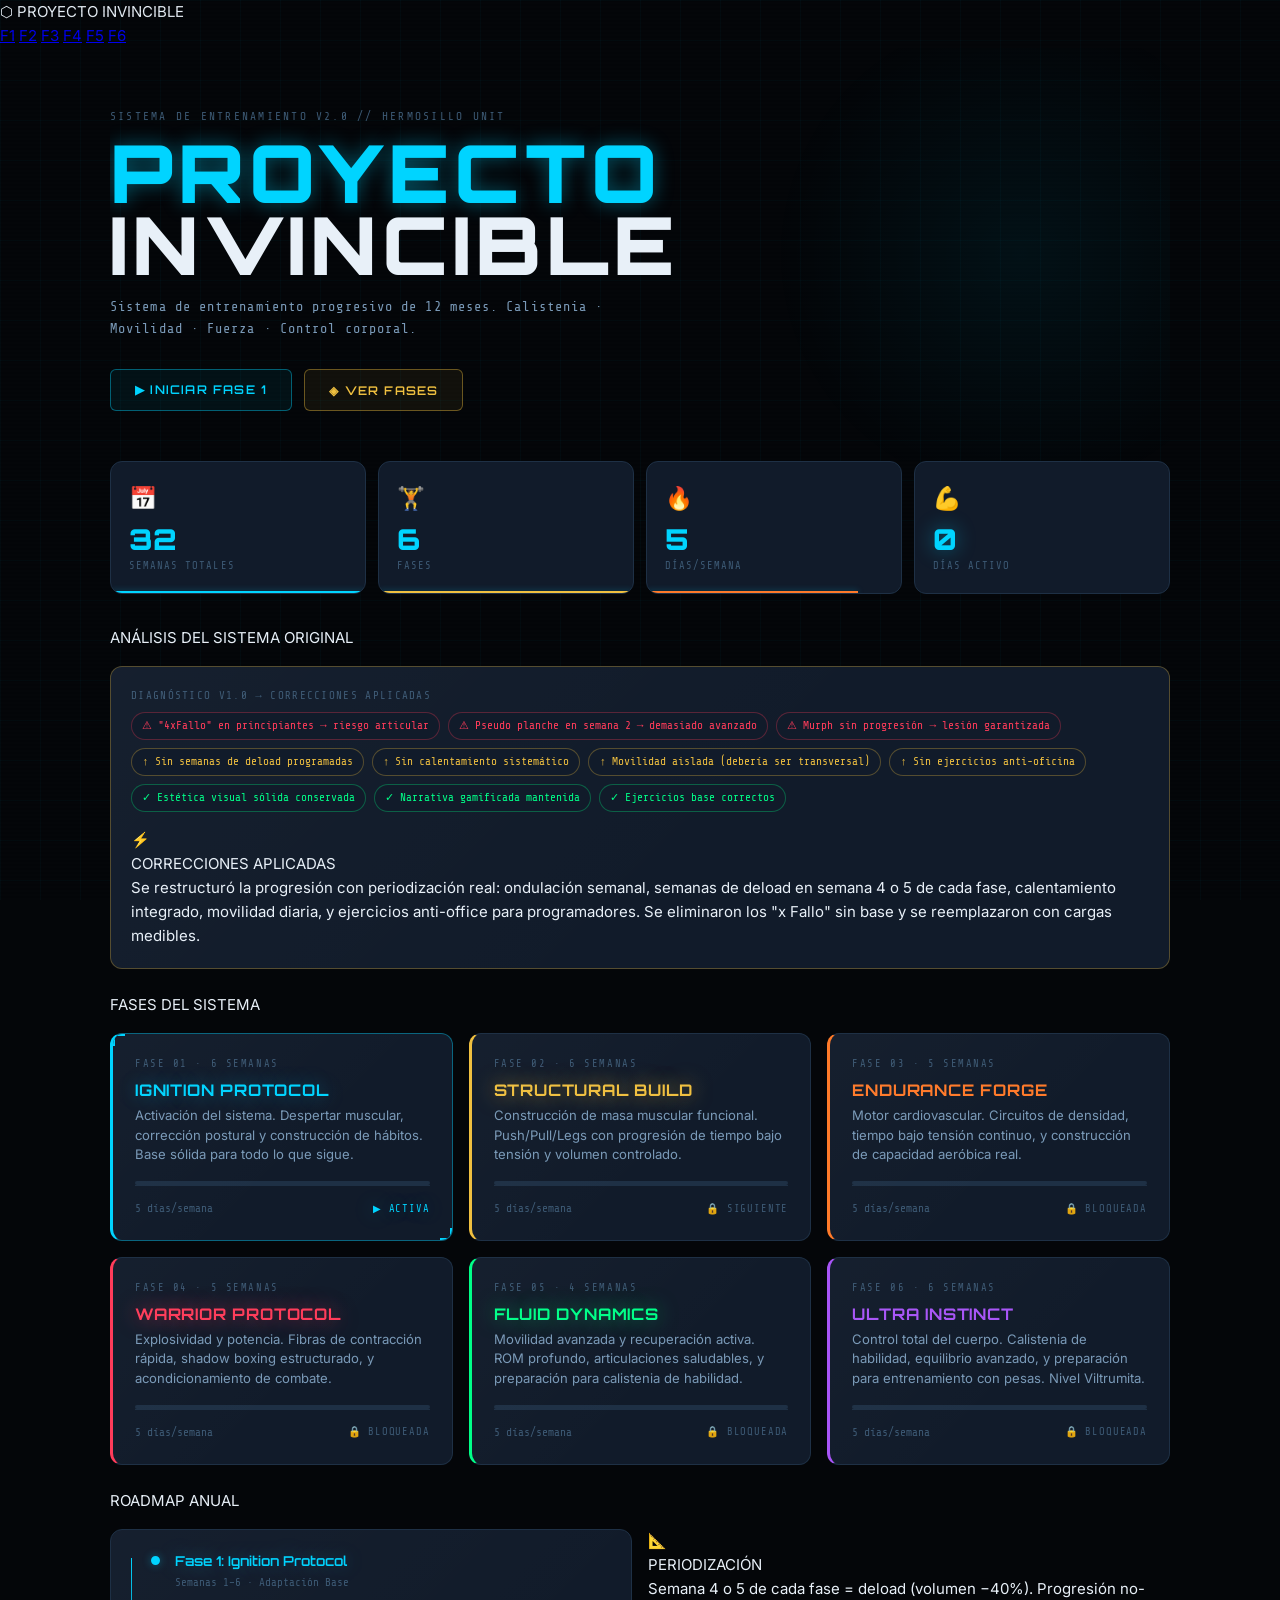
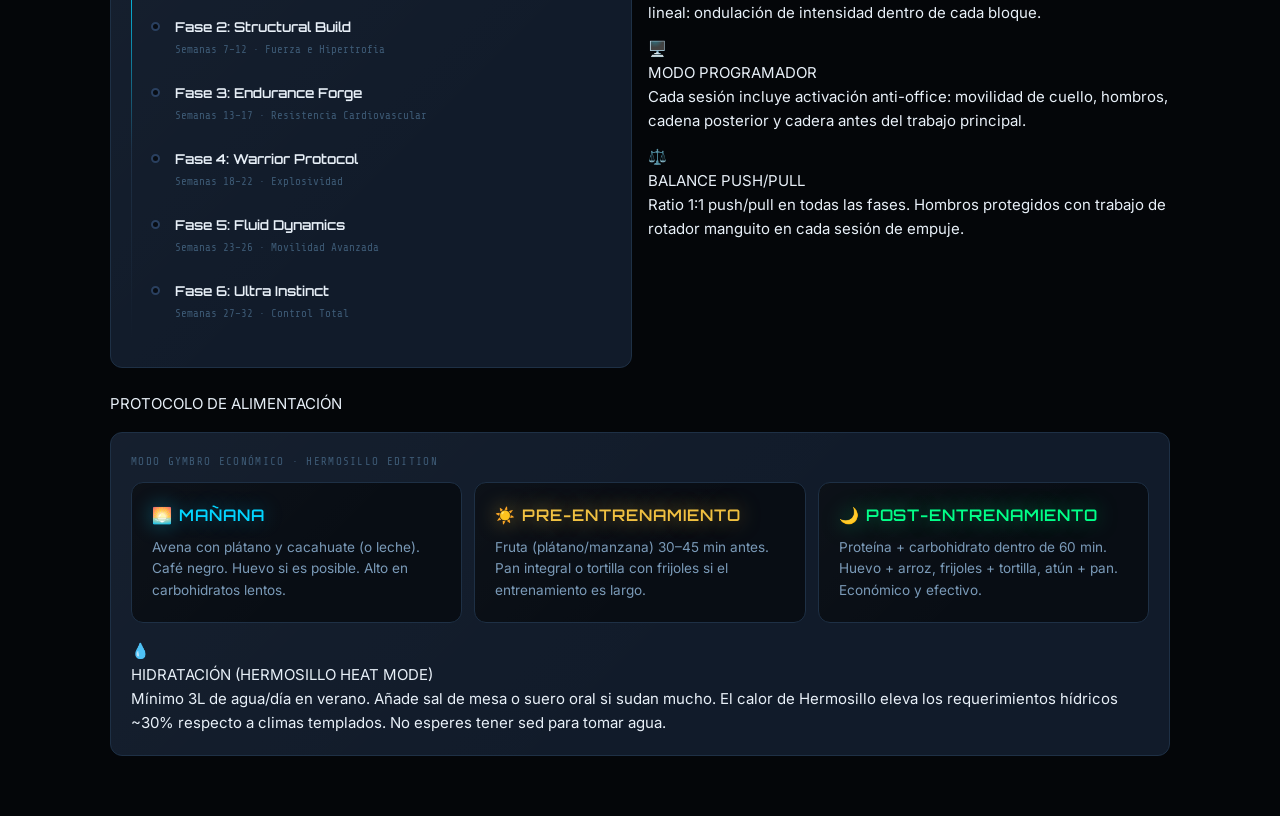
<file: index.html>
<!DOCTYPE html>
<html lang="es">
<head>
  <meta charset="UTF-8">
  <meta name="viewport" content="width=device-width, initial-scale=1.0">
  <title>PROYECTO INVINCIBLE — DASHBOARD</title>
  <link rel="stylesheet" href="css/global.css">
  <link rel="stylesheet" href="css/animations.css">
  <link rel="stylesheet" href="css/dashboard.css">
  <style>
    /* Inline extras */
    .hero-logo-line {
      width: 2px; height: 60px;
      background: linear-gradient(180deg, var(--cyan), transparent);
      margin: 0 auto 20px;
    }
    .analysis-chip {
      display: inline-flex; align-items: center; gap: 6px;
      font-family: var(--font-mono); font-size: 0.7rem;
      color: var(--text-muted); padding: 4px 10px;
      background: var(--surface); border: 1px solid var(--border);
      border-radius: 20px;
    }
    .analysis-chip.warn { color: var(--gold); border-color: rgba(240,192,64,0.3); }
    .analysis-chip.ok   { color: var(--green); border-color: rgba(0,255,136,0.3); }
    .analysis-chip.crit { color: var(--red);   border-color: rgba(255,60,90,0.3); }
  </style>
</head>
<body class="dashboard">

<!-- NAV -->
<nav class="phase-nav">
  <div class="phase-nav-inner">
    <span class="nav-brand">⬡ PROYECTO INVINCIBLE</span>
    <div class="nav-links">
      <a href="phases/fase1.html" class="nav-link">F1</a>
      <a href="phases/fase2.html" class="nav-link">F2</a>
      <a href="phases/fase3.html" class="nav-link">F3</a>
      <a href="phases/fase4.html" class="nav-link">F4</a>
      <a href="phases/fase5.html" class="nav-link">F5</a>
      <a href="phases/fase6.html" class="nav-link">F6</a>
    </div>
  </div>
</nav>

<div class="container">

  <!-- HERO -->
  <section class="hero">
    <div class="hero__accent"></div>
    <p class="hero__system-id">SISTEMA DE ENTRENAMIENTO v2.0 // HERMOSILLO UNIT</p>
    <h1 class="hero__title stagger">
      <span class="glow-cyan">PROYECTO</span>
      <span style="color:var(--text)">INVINCIBLE</span>
    </h1>
    <p class="hero__subtitle">Sistema de entrenamiento progresivo de 12 meses. Calistenia · Movilidad · Fuerza · Control corporal.</p>
    <div class="hero__cta">
      <a href="phases/fase1.html" class="btn btn--cyan pulse-glow">▶ INICIAR FASE 1</a>
      <button class="btn btn--gold" onclick="document.getElementById('phases-section').scrollIntoView({behavior:'smooth'})">◈ VER FASES</button>
    </div>
  </section>

  <!-- STAT CARDS -->
  <div class="stats-row stagger">
    <div class="stat-card">
      <div class="stat-card__icon">📅</div>
      <div class="stat-card__value" data-count="32">0</div>
      <div class="stat-card__label">Semanas Totales</div>
      <div class="stat-card__bar" style="width:100%"></div>
    </div>
    <div class="stat-card">
      <div class="stat-card__icon">🏋️</div>
      <div class="stat-card__value" data-count="6">0</div>
      <div class="stat-card__label">Fases</div>
      <div class="stat-card__bar" style="width:100%; background:var(--gold)"></div>
    </div>
    <div class="stat-card">
      <div class="stat-card__icon">🔥</div>
      <div class="stat-card__value" data-count="5">0</div>
      <div class="stat-card__label">Días/Semana</div>
      <div class="stat-card__bar" style="width:83%; background:var(--orange)"></div>
    </div>
    <div class="stat-card">
      <div class="stat-card__icon">💪</div>
      <div class="stat-card__value glow-cyan" id="days-elapsed">0</div>
      <div class="stat-card__label">Días Activo</div>
      <div class="stat-card__bar" id="days-bar" style="width:0%; background:var(--green); transition:width 1.5s ease"></div>
    </div>
  </div>

  <!-- ANÁLISIS DE FASES ORIGINALES -->
  <section class="mb-6">
    <div class="section-header mb-4">
      <span class="section-title">ANÁLISIS DEL SISTEMA ORIGINAL</span>
    </div>
    <div class="card card--gold mb-4">
      <p class="label mb-2">DIAGNÓSTICO v1.0 → CORRECCIONES APLICADAS</p>
      <div style="display:flex;flex-wrap:wrap;gap:8px;margin-bottom:16px" class="stagger">
        <span class="analysis-chip crit">⚠ "4xFallo" en principiantes → riesgo articular</span>
        <span class="analysis-chip crit">⚠ Pseudo planche en semana 2 → demasiado avanzado</span>
        <span class="analysis-chip crit">⚠ Murph sin progresión → lesión garantizada</span>
        <span class="analysis-chip warn">↑ Sin semanas de deload programadas</span>
        <span class="analysis-chip warn">↑ Sin calentamiento sistemático</span>
        <span class="analysis-chip warn">↑ Movilidad aislada (debería ser transversal)</span>
        <span class="analysis-chip warn">↑ Sin ejercicios anti-oficina</span>
        <span class="analysis-chip ok">✓ Estética visual sólida conservada</span>
        <span class="analysis-chip ok">✓ Narrativa gamificada mantenida</span>
        <span class="analysis-chip ok">✓ Ejercicios base correctos</span>
      </div>
      <div class="info-box info-box--gold">
        <span class="info-box__icon">⚡</span>
        <div>
          <p class="info-box__title">CORRECCIONES APLICADAS</p>
          <p class="info-box__text">Se restructuró la progresión con periodización real: ondulación semanal, semanas de deload en semana 4 o 5 de cada fase, calentamiento integrado, movilidad diaria, y ejercicios anti-office para programadores. Se eliminaron los "x Fallo" sin base y se reemplazaron con cargas medibles.</p>
        </div>
      </div>
    </div>
  </section>

  <!-- FASES -->
  <section id="phases-section">
    <div class="section-header mb-4">
      <span class="section-title">FASES DEL SISTEMA</span>
    </div>

    <div class="phases-grid stagger">

      <a href="phases/fase1.html" class="phase-card phase-card--active" data-color="cyan">
        <div class="corner-tl"></div><div class="corner-br"></div>
        <p class="phase-card__num">FASE 01 · 6 SEMANAS</p>
        <h3 class="phase-card__name glow-cyan">IGNITION PROTOCOL</h3>
        <p class="phase-card__desc">Activación del sistema. Despertar muscular, corrección postural y construcción de hábitos. Base sólida para todo lo que sigue.</p>
        <div class="mb-3">
          <div class="difficulty-meter" data-difficulty="2"></div>
        </div>
        <div class="progress-bar"><div class="progress-bar__fill" data-width="0"></div></div>
        <div class="phase-card__footer">
          <span class="phase-card__duration mono">5 días/semana</span>
          <span class="phase-card__status glow-cyan">▶ ACTIVA</span>
        </div>
      </a>

      <a href="phases/fase2.html" class="phase-card" data-color="gold">
        <p class="phase-card__num">FASE 02 · 6 SEMANAS</p>
        <h3 class="phase-card__name glow-gold">STRUCTURAL BUILD</h3>
        <p class="phase-card__desc">Construcción de masa muscular funcional. Push/Pull/Legs con progresión de tiempo bajo tensión y volumen controlado.</p>
        <div class="mb-3">
          <div class="difficulty-meter" data-difficulty="3"></div>
        </div>
        <div class="progress-bar"><div class="progress-bar__fill" data-width="0" style="background:var(--gold)"></div></div>
        <div class="phase-card__footer">
          <span class="phase-card__duration mono">5 días/semana</span>
          <span class="phase-card__status" style="color:var(--text-muted)">🔒 SIGUIENTE</span>
        </div>
      </a>

      <a href="phases/fase3.html" class="phase-card" data-color="orange">
        <p class="phase-card__num">FASE 03 · 5 SEMANAS</p>
        <h3 class="phase-card__name" style="color:var(--orange)">ENDURANCE FORGE</h3>
        <p class="phase-card__desc">Motor cardiovascular. Circuitos de densidad, tiempo bajo tensión continuo, y construcción de capacidad aeróbica real.</p>
        <div class="mb-3">
          <div class="difficulty-meter" data-difficulty="3"></div>
        </div>
        <div class="progress-bar"><div class="progress-bar__fill" data-width="0" style="background:var(--orange)"></div></div>
        <div class="phase-card__footer">
          <span class="phase-card__duration mono">5 días/semana</span>
          <span class="phase-card__status" style="color:var(--text-muted)">🔒 BLOQUEADA</span>
        </div>
      </a>

      <a href="phases/fase4.html" class="phase-card" data-color="red">
        <p class="phase-card__num">FASE 04 · 5 SEMANAS</p>
        <h3 class="phase-card__name glow-red">WARRIOR PROTOCOL</h3>
        <p class="phase-card__desc">Explosividad y potencia. Fibras de contracción rápida, shadow boxing estructurado, y acondicionamiento de combate.</p>
        <div class="mb-3">
          <div class="difficulty-meter" data-difficulty="4"></div>
        </div>
        <div class="progress-bar"><div class="progress-bar__fill" data-width="0" style="background:var(--red)"></div></div>
        <div class="phase-card__footer">
          <span class="phase-card__duration mono">5 días/semana</span>
          <span class="phase-card__status" style="color:var(--text-muted)">🔒 BLOQUEADA</span>
        </div>
      </a>

      <a href="phases/fase5.html" class="phase-card" data-color="green">
        <p class="phase-card__num">FASE 05 · 4 SEMANAS</p>
        <h3 class="phase-card__name glow-green">FLUID DYNAMICS</h3>
        <p class="phase-card__desc">Movilidad avanzada y recuperación activa. ROM profundo, articulaciones saludables, y preparación para calistenia de habilidad.</p>
        <div class="mb-3">
          <div class="difficulty-meter" data-difficulty="2"></div>
        </div>
        <div class="progress-bar"><div class="progress-bar__fill" data-width="0" style="background:var(--green)"></div></div>
        <div class="phase-card__footer">
          <span class="phase-card__duration mono">5 días/semana</span>
          <span class="phase-card__status" style="color:var(--text-muted)">🔒 BLOQUEADA</span>
        </div>
      </a>

      <a href="phases/fase6.html" class="phase-card" data-color="purple">
        <p class="phase-card__num">FASE 06 · 6 SEMANAS</p>
        <h3 class="phase-card__name" style="color:var(--purple)">ULTRA INSTINCT</h3>
        <p class="phase-card__desc">Control total del cuerpo. Calistenia de habilidad, equilibrio avanzado, y preparación para entrenamiento con pesas. Nivel Viltrumita.</p>
        <div class="mb-3">
          <div class="difficulty-meter" data-difficulty="5"></div>
        </div>
        <div class="progress-bar"><div class="progress-bar__fill" data-width="0" style="background:var(--purple)"></div></div>
        <div class="phase-card__footer">
          <span class="phase-card__duration mono">5 días/semana</span>
          <span class="phase-card__status" style="color:var(--text-muted)">🔒 BLOQUEADA</span>
        </div>
      </a>

    </div>
  </section>

  <!-- TIMELINE DEL AÑO -->
  <section class="mt-6">
    <div class="section-header mb-4">
      <span class="section-title">ROADMAP ANUAL</span>
    </div>
    <div class="grid-2">
      <div class="card">
        <div class="timeline stagger">
          <div class="timeline-item active">
            <div class="timeline-item__name glow-cyan">Fase 1: Ignition Protocol</div>
            <div class="timeline-item__weeks">Semanas 1–6 · Adaptación Base</div>
          </div>
          <div class="timeline-item">
            <div class="timeline-item__name">Fase 2: Structural Build</div>
            <div class="timeline-item__weeks">Semanas 7–12 · Fuerza e Hipertrofia</div>
          </div>
          <div class="timeline-item">
            <div class="timeline-item__name">Fase 3: Endurance Forge</div>
            <div class="timeline-item__weeks">Semanas 13–17 · Resistencia Cardiovascular</div>
          </div>
          <div class="timeline-item">
            <div class="timeline-item__name">Fase 4: Warrior Protocol</div>
            <div class="timeline-item__weeks">Semanas 18–22 · Explosividad</div>
          </div>
          <div class="timeline-item">
            <div class="timeline-item__name">Fase 5: Fluid Dynamics</div>
            <div class="timeline-item__weeks">Semanas 23–26 · Movilidad Avanzada</div>
          </div>
          <div class="timeline-item">
            <div class="timeline-item__name">Fase 6: Ultra Instinct</div>
            <div class="timeline-item__weeks">Semanas 27–32 · Control Total</div>
          </div>
        </div>
      </div>

      <!-- Principios del sistema -->
      <div class="flex-col gap-3">
        <div class="info-box info-box--cyan">
          <span class="info-box__icon">📐</span>
          <div>
            <p class="info-box__title">PERIODIZACIÓN</p>
            <p class="info-box__text">Semana 4 o 5 de cada fase = deload (volumen −40%). Progresión no-lineal: ondulación de intensidad dentro de cada bloque.</p>
          </div>
        </div>
        <div class="info-box info-box--gold">
          <span class="info-box__icon">🖥️</span>
          <div>
            <p class="info-box__title">MODO PROGRAMADOR</p>
            <p class="info-box__text">Cada sesión incluye activación anti-office: movilidad de cuello, hombros, cadena posterior y cadera antes del trabajo principal.</p>
          </div>
        </div>
        <div class="info-box info-box--green">
          <span class="info-box__icon">⚖️</span>
          <div>
            <p class="info-box__title">BALANCE PUSH/PULL</p>
            <p class="info-box__text">Ratio 1:1 push/pull en todas las fases. Hombros protegidos con trabajo de rotador manguito en cada sesión de empuje.</p>
          </div>
        </div>
      </div>
    </div>
  </section>

  <!-- ALIMENTACIÓN BÁSICA -->
  <section class="mt-6">
    <div class="section-header mb-4">
      <span class="section-title">PROTOCOLO DE ALIMENTACIÓN</span>
    </div>
    <div class="card stagger">
      <p class="label mb-3">MODO GYMBRO ECONÓMICO · HERMOSILLO EDITION</p>
      <div class="grid-3" style="gap:12px">
        <div class="card" style="background:var(--bg2)">
          <p class="heading-md glow-cyan mb-2">🌅 MAÑANA</p>
          <p style="font-size:0.85rem;color:var(--text-dim)">Avena con plátano y cacahuate (o leche). Café negro. Huevo si es posible. Alto en carbohidratos lentos.</p>
        </div>
        <div class="card" style="background:var(--bg2)">
          <p class="heading-md glow-gold mb-2">☀️ PRE-ENTRENAMIENTO</p>
          <p style="font-size:0.85rem;color:var(--text-dim)">Fruta (plátano/manzana) 30–45 min antes. Pan integral o tortilla con frijoles si el entrenamiento es largo.</p>
        </div>
        <div class="card" style="background:var(--bg2)">
          <p class="heading-md glow-green mb-2">🌙 POST-ENTRENAMIENTO</p>
          <p style="font-size:0.85rem;color:var(--text-dim)">Proteína + carbohidrato dentro de 60 min. Huevo + arroz, frijoles + tortilla, atún + pan. Económico y efectivo.</p>
        </div>
      </div>
      <div class="info-box info-box--cyan mt-4">
        <span class="info-box__icon">💧</span>
        <div>
          <p class="info-box__title">HIDRATACIÓN (HERMOSILLO HEAT MODE)</p>
          <p class="info-box__text">Mínimo 3L de agua/día en verano. Añade sal de mesa o suero oral si sudan mucho. El calor de Hermosillo eleva los requerimientos hídricos ~30% respecto a climas templados. No esperes tener sed para tomar agua.</p>
        </div>
      </div>
    </div>
  </section>

</div>

<!-- SCRIPTS -->
<script src="js/app.js"></script>
<script>
  // Update days elapsed display
  document.addEventListener('DOMContentLoaded', () => {
    const data = PROGRESS_COMPAT_load();
    const el = document.getElementById('days-elapsed');
    const bar = document.getElementById('days-bar');
    if (data && data.startDate) {
      const days = Math.floor((Date.now() - new Date(data.startDate).getTime()) / 86400000);
      if (el) el.textContent = days;
      if (bar) bar.style.width = Math.min(100, (days / 224) * 100) + '%';
    }
  });

  // Simple compat function (progress.js may not be loaded on index)
  function PROGRESS_COMPAT_load() {
    try { return JSON.parse(localStorage.getItem('pi_progress')) || {}; } catch { return {}; }
  }
</script>

</body>
</html>
</file>
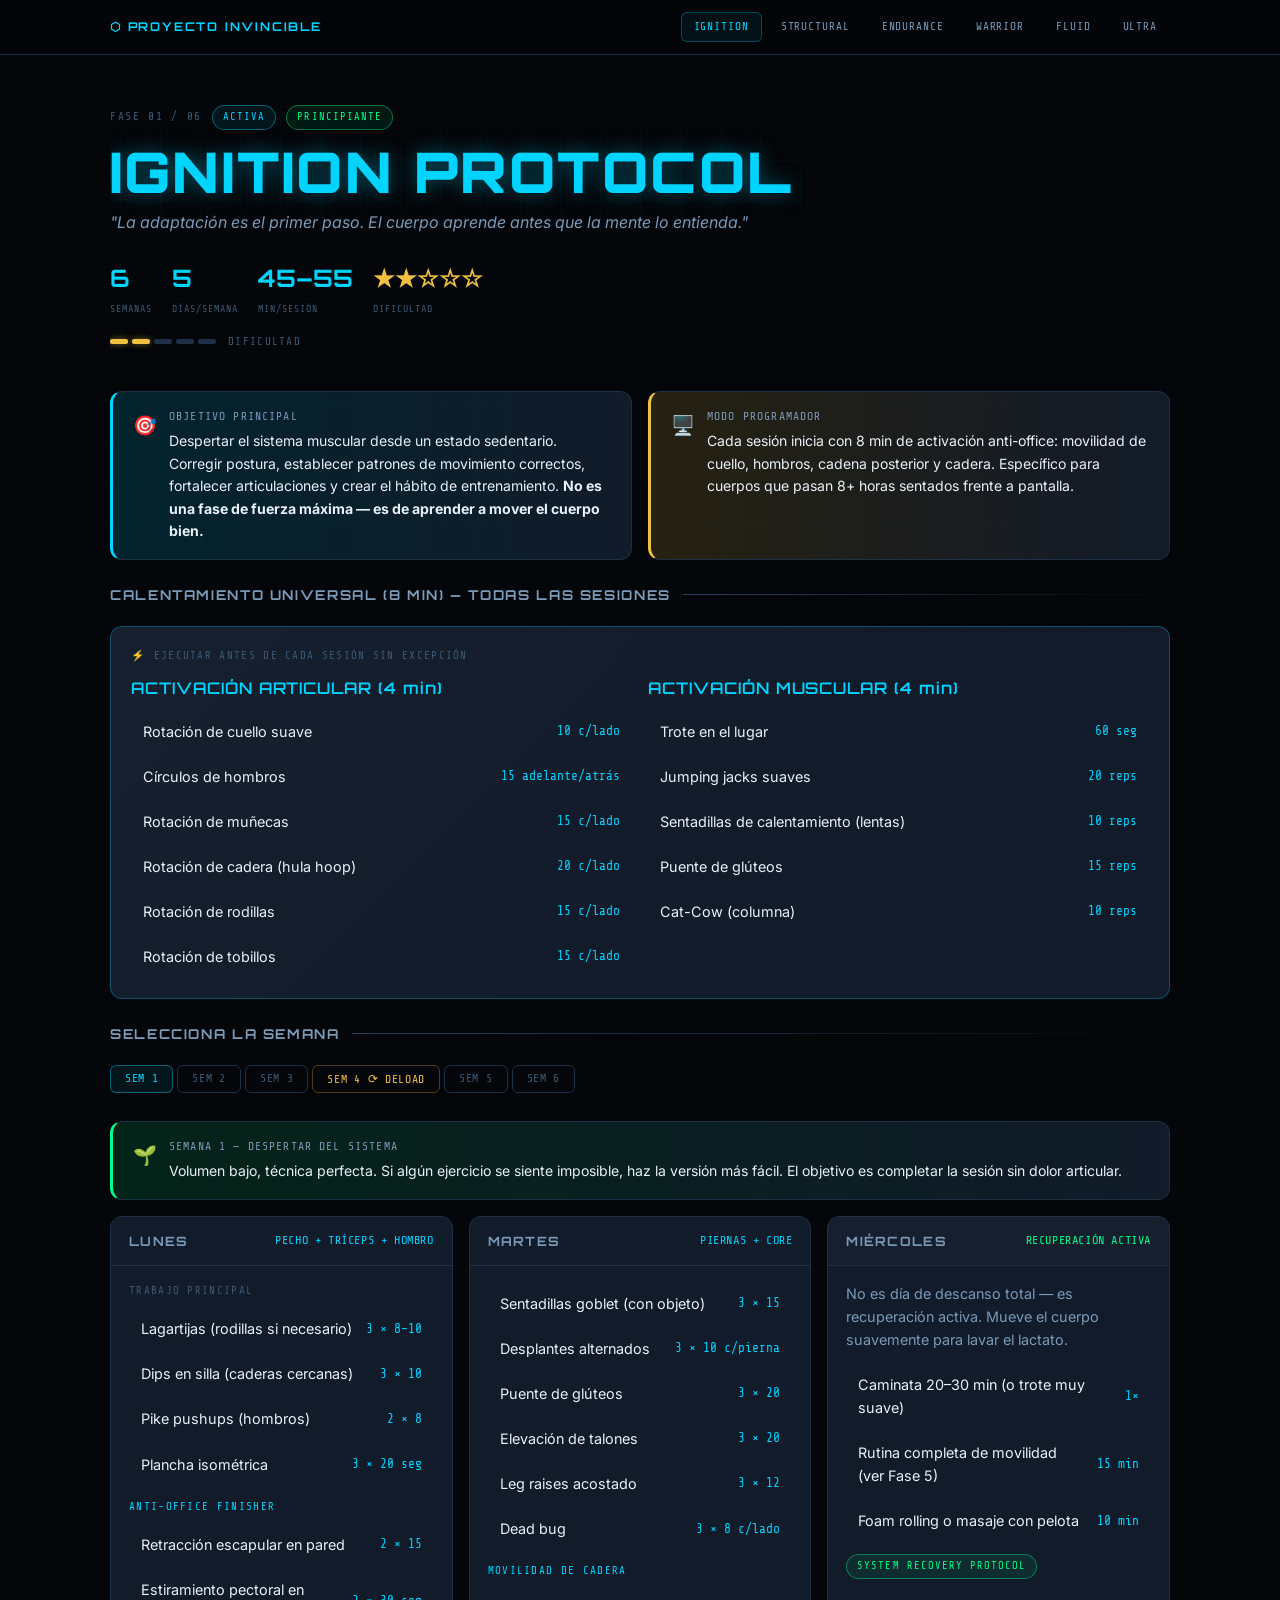
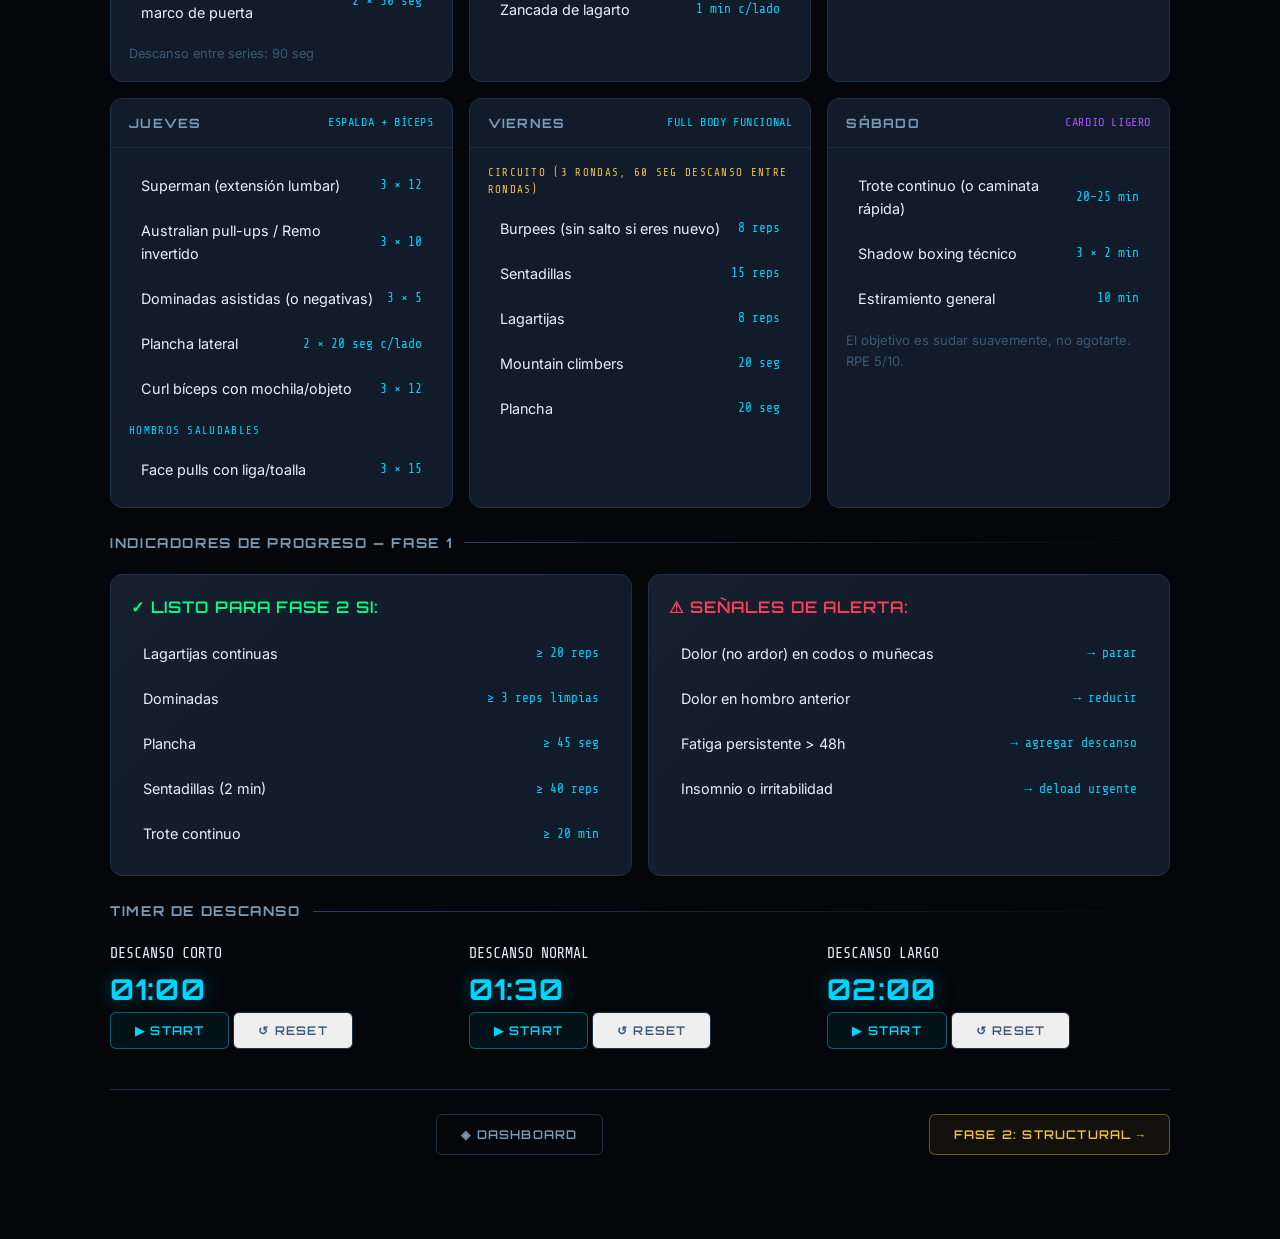
<file: phases/fase1.html>
<!DOCTYPE html>
<html lang="es">
<head>
  <meta charset="UTF-8">
  <meta name="viewport" content="width=device-width, initial-scale=1.0">
  <meta name="phase" content="1">
  <title>PROYECTO INVINCIBLE — FASE 1: IGNITION PROTOCOL</title>
  <link rel="stylesheet" href="../css/global.css">
  <link rel="stylesheet" href="../css/animations.css">
  <link rel="stylesheet" href="../css/phase.css">
</head>
<body class="phase-page">

<!-- NAV -->
<nav class="phase-nav" id="phase-nav">
  <div class="phase-nav-inner">
    <a href="../index.html" class="nav-brand">⬡ PROYECTO INVINCIBLE</a>
    <div class="nav-links">
      <a href="fase1.html" class="nav-link active">F1</a>
      <a href="fase2.html" class="nav-link">F2</a>
      <a href="fase3.html" class="nav-link">F3</a>
      <a href="fase4.html" class="nav-link">F4</a>
      <a href="fase5.html" class="nav-link">F5</a>
      <a href="fase6.html" class="nav-link">F6</a>
    </div>
  </div>
</nav>

<div class="container">

  <!-- HEADER -->
  <header class="phase-header">
    <div class="phase-meta stagger">
      <span class="phase-number">FASE 01 / 06</span>
      <span class="badge badge--cyan">ACTIVA</span>
      <span class="badge badge--green">PRINCIPIANTE</span>
    </div>
    <h1 class="phase-title glow-cyan">IGNITION PROTOCOL</h1>
    <p class="phase-subtitle">"La adaptación es el primer paso. El cuerpo aprende antes que la mente lo entienda."</p>
    <div class="phase-stats-row stagger">
      <div class="phase-stat">
        <span class="phase-stat__value">6</span>
        <span class="phase-stat__label">Semanas</span>
      </div>
      <div class="phase-stat">
        <span class="phase-stat__value">5</span>
        <span class="phase-stat__label">Días/Semana</span>
      </div>
      <div class="phase-stat">
        <span class="phase-stat__value">45–55</span>
        <span class="phase-stat__label">Min/Sesión</span>
      </div>
      <div class="phase-stat">
        <span class="phase-stat__value" style="color:var(--gold)">★★☆☆☆</span>
        <span class="phase-stat__label">Dificultad</span>
      </div>
    </div>
    <div class="flex gap-3 mt-4">
      <div class="difficulty-meter" data-difficulty="2"></div>
      <span class="label" style="margin-top:1px">DIFICULTAD</span>
    </div>
  </header>

  <!-- OBJETIVO DE FASE -->
  <div class="grid-2 mb-6 stagger">
    <div class="info-box info-box--cyan">
      <span class="info-box__icon">🎯</span>
      <div>
        <p class="info-box__title">OBJETIVO PRINCIPAL</p>
        <p class="info-box__text">Despertar el sistema muscular desde un estado sedentario. Corregir postura, establecer patrones de movimiento correctos, fortalecer articulaciones y crear el hábito de entrenamiento. <strong>No es una fase de fuerza máxima — es de aprender a mover el cuerpo bien.</strong></p>
      </div>
    </div>
    <div class="info-box info-box--gold">
      <span class="info-box__icon">🖥️</span>
      <div>
        <p class="info-box__title">MODO PROGRAMADOR</p>
        <p class="info-box__text">Cada sesión inicia con 8 min de activación anti-office: movilidad de cuello, hombros, cadena posterior y cadera. Específico para cuerpos que pasan 8+ horas sentados frente a pantalla.</p>
      </div>
    </div>
  </div>

  <!-- CALENTAMIENTO UNIVERSAL -->
  <section class="mb-6">
    <div class="section-header">
      <span class="section-title">CALENTAMIENTO UNIVERSAL (8 MIN) — TODAS LAS SESIONES</span>
    </div>
    <div class="card card--cyan stagger">
      <p class="label mb-3">⚡ EJECUTAR ANTES DE CADA SESIÓN SIN EXCEPCIÓN</p>
      <div class="grid-2">
        <div>
          <p class="heading-md mb-2" style="color:var(--cyan)">ACTIVACIÓN ARTICULAR (4 min)</p>
          <ul class="exercise-list">
            <li><span>Rotación de cuello suave</span><span class="ex-reps">10 c/lado</span></li>
            <li><span>Círculos de hombros</span><span class="ex-reps">15 adelante/atrás</span></li>
            <li><span>Rotación de muñecas</span><span class="ex-reps">15 c/lado</span></li>
            <li><span>Rotación de cadera (hula hoop)</span><span class="ex-reps">20 c/lado</span></li>
            <li><span>Rotación de rodillas</span><span class="ex-reps">15 c/lado</span></li>
            <li><span>Rotación de tobillos</span><span class="ex-reps">15 c/lado</span></li>
          </ul>
        </div>
        <div>
          <p class="heading-md mb-2" style="color:var(--cyan)">ACTIVACIÓN MUSCULAR (4 min)</p>
          <ul class="exercise-list">
            <li><span>Trote en el lugar</span><span class="ex-reps">60 seg</span></li>
            <li><span>Jumping jacks suaves</span><span class="ex-reps">20 reps</span></li>
            <li><span>Sentadillas de calentamiento (lentas)</span><span class="ex-reps">10 reps</span></li>
            <li><span>Puente de glúteos</span><span class="ex-reps">15 reps</span></li>
            <li><span>Cat-Cow (columna)</span><span class="ex-reps">10 reps</span></li>
          </ul>
        </div>
      </div>
    </div>
  </section>

  <!-- SEMANAS TABS -->
  <section class="mb-4">
    <div class="section-header">
      <span class="section-title">SELECCIONA LA SEMANA</span>
    </div>
    <div class="week-tabs" id="week-tabs">
      <button class="week-tab active" data-week="1" onclick="showWeek(1)">SEM 1</button>
      <button class="week-tab" data-week="2" onclick="showWeek(2)">SEM 2</button>
      <button class="week-tab" data-week="3" onclick="showWeek(3)">SEM 3</button>
      <button class="week-tab deload" data-week="4" onclick="showWeek(4)">SEM 4 ⟳ DELOAD</button>
      <button class="week-tab" data-week="5" onclick="showWeek(5)">SEM 5</button>
      <button class="week-tab" data-week="6" onclick="showWeek(6)">SEM 6</button>
    </div>
  </section>

  <!-- WEEK 1 -->
  <div id="week-1" class="week-content">
    <div class="info-box info-box--green mb-4">
      <span class="info-box__icon">🌱</span>
      <div>
        <p class="info-box__title">SEMANA 1 — DESPERTAR DEL SISTEMA</p>
        <p class="info-box__text">Volumen bajo, técnica perfecta. Si algún ejercicio se siente imposible, haz la versión más fácil. El objetivo es completar la sesión sin dolor articular.</p>
      </div>
    </div>
    <div class="grid-auto stagger">

      <div class="day-card">
        <div class="day-card__header">
          <span class="day-card__day">LUNES</span>
          <span class="day-card__focus">PECHO + TRÍCEPS + HOMBRO</span>
        </div>
        <div class="day-card__body">
          <p class="label mb-2" style="color:var(--text-muted)">TRABAJO PRINCIPAL</p>
          <ul class="exercise-list">
            <li><span>Lagartijas (rodillas si necesario)</span><span class="ex-reps">3 × 8–10</span></li>
            <li><span>Dips en silla (caderas cercanas)</span><span class="ex-reps">3 × 10</span></li>
            <li><span>Pike pushups (hombros)</span><span class="ex-reps">2 × 8</span></li>
            <li><span>Plancha isométrica</span><span class="ex-reps">3 × 20 seg</span></li>
          </ul>
          <p class="label mt-3 mb-2" style="color:var(--cyan)">ANTI-OFFICE FINISHER</p>
          <ul class="exercise-list">
            <li><span>Retracción escapular en pared</span><span class="ex-reps">2 × 15</span></li>
            <li><span>Estiramiento pectoral en marco de puerta</span><span class="ex-reps">2 × 30 seg</span></li>
          </ul>
          <p style="font-size:0.8rem;color:var(--text-muted);margin-top:10px">Descanso entre series: 90 seg</p>
        </div>
      </div>

      <div class="day-card">
        <div class="day-card__header">
          <span class="day-card__day">MARTES</span>
          <span class="day-card__focus">PIERNAS + CORE</span>
        </div>
        <div class="day-card__body">
          <ul class="exercise-list">
            <li><span>Sentadillas goblet (con objeto)</span><span class="ex-reps">3 × 15</span></li>
            <li><span>Desplantes alternados</span><span class="ex-reps">3 × 10 c/pierna</span></li>
            <li><span>Puente de glúteos</span><span class="ex-reps">3 × 20</span></li>
            <li><span>Elevación de talones</span><span class="ex-reps">3 × 20</span></li>
            <li><span>Leg raises acostado</span><span class="ex-reps">3 × 12</span></li>
            <li><span>Dead bug</span><span class="ex-reps">3 × 8 c/lado</span></li>
          </ul>
          <p class="label mt-3 mb-2" style="color:var(--cyan)">MOVILIDAD DE CADERA</p>
          <ul class="exercise-list">
            <li><span>Zancada de lagarto</span><span class="ex-reps">1 min c/lado</span></li>
          </ul>
        </div>
      </div>

      <div class="day-card day-card--rest">
        <div class="day-card__header">
          <span class="day-card__day">MIÉRCOLES</span>
          <span class="day-card__focus" style="color:var(--green)">RECUPERACIÓN ACTIVA</span>
        </div>
        <div class="day-card__body">
          <p style="color:var(--text-dim);font-size:0.9rem;margin-bottom:12px">No es día de descanso total — es recuperación activa. Mueve el cuerpo suavemente para lavar el lactato.</p>
          <ul class="exercise-list">
            <li><span>Caminata 20–30 min (o trote muy suave)</span><span class="ex-reps">1×</span></li>
            <li><span>Rutina completa de movilidad (ver Fase 5)</span><span class="ex-reps">15 min</span></li>
            <li><span>Foam rolling o masaje con pelota</span><span class="ex-reps">10 min</span></li>
          </ul>
          <div class="badge badge--green mt-3">SYSTEM RECOVERY PROTOCOL</div>
        </div>
      </div>

      <div class="day-card">
        <div class="day-card__header">
          <span class="day-card__day">JUEVES</span>
          <span class="day-card__focus">ESPALDA + BÍCEPS</span>
        </div>
        <div class="day-card__body">
          <ul class="exercise-list">
            <li><span>Superman (extensión lumbar)</span><span class="ex-reps">3 × 12</span></li>
            <li><span>Australian pull-ups / Remo invertido</span><span class="ex-reps">3 × 10</span></li>
            <li><span>Dominadas asistidas (o negativas)</span><span class="ex-reps">3 × 5</span></li>
            <li><span>Plancha lateral</span><span class="ex-reps">2 × 20 seg c/lado</span></li>
            <li><span>Curl bíceps con mochila/objeto</span><span class="ex-reps">3 × 12</span></li>
          </ul>
          <p class="label mt-3 mb-2" style="color:var(--cyan)">HOMBROS SALUDABLES</p>
          <ul class="exercise-list">
            <li><span>Face pulls con liga/toalla</span><span class="ex-reps">3 × 15</span></li>
          </ul>
        </div>
      </div>

      <div class="day-card">
        <div class="day-card__header">
          <span class="day-card__day">VIERNES</span>
          <span class="day-card__focus">FULL BODY FUNCIONAL</span>
        </div>
        <div class="day-card__body">
          <p class="label mb-2" style="color:var(--gold)">CIRCUITO (3 rondas, 60 seg descanso entre rondas)</p>
          <ul class="exercise-list">
            <li><span>Burpees (sin salto si eres nuevo)</span><span class="ex-reps">8 reps</span></li>
            <li><span>Sentadillas</span><span class="ex-reps">15 reps</span></li>
            <li><span>Lagartijas</span><span class="ex-reps">8 reps</span></li>
            <li><span>Mountain climbers</span><span class="ex-reps">20 seg</span></li>
            <li><span>Plancha</span><span class="ex-reps">20 seg</span></li>
          </ul>
        </div>
      </div>

      <div class="day-card">
        <div class="day-card__header">
          <span class="day-card__day">SÁBADO</span>
          <span class="day-card__focus" style="color:var(--purple)">CARDIO LIGERO</span>
        </div>
        <div class="day-card__body">
          <ul class="exercise-list">
            <li><span>Trote continuo (o caminata rápida)</span><span class="ex-reps">20–25 min</span></li>
            <li><span>Shadow boxing técnico</span><span class="ex-reps">3 × 2 min</span></li>
            <li><span>Estiramiento general</span><span class="ex-reps">10 min</span></li>
          </ul>
          <p style="font-size:0.82rem;color:var(--text-muted);margin-top:10px">El objetivo es sudar suavemente, no agotarte. RPE 5/10.</p>
        </div>
      </div>

    </div>
  </div>

  <!-- WEEK 2 -->
  <div id="week-2" class="week-content" style="display:none">
    <div class="info-box info-box--cyan mb-4">
      <span class="info-box__icon">📈</span>
      <div>
        <p class="info-box__title">SEMANA 2 — PRIMERAS ADAPTACIONES</p>
        <p class="info-box__text">+2 reps en ejercicios de cuerpo superior. +5 reps en piernas. Aumenta el tiempo de plancha a 25 seg. Si la semana 1 se sintió muy fácil, agrega 1 serie extra a los ejercicios principales.</p>
      </div>
    </div>
    <div class="grid-auto stagger">
      <div class="day-card">
        <div class="day-card__header"><span class="day-card__day">LUNES</span><span class="day-card__focus">PECHO + TRÍCEPS + HOMBRO</span></div>
        <div class="day-card__body">
          <ul class="exercise-list">
            <li><span>Lagartijas</span><span class="ex-reps">3 × 10–12</span></li>
            <li><span>Dips en silla</span><span class="ex-reps">3 × 12</span></li>
            <li><span>Pike pushups</span><span class="ex-reps">3 × 10</span></li>
            <li><span>Plancha</span><span class="ex-reps">3 × 25 seg</span></li>
            <li><span>Retracción escapular</span><span class="ex-reps">2 × 15</span></li>
          </ul>
        </div>
      </div>
      <div class="day-card">
        <div class="day-card__header"><span class="day-card__day">MARTES</span><span class="day-card__focus">PIERNAS + CORE</span></div>
        <div class="day-card__body">
          <ul class="exercise-list">
            <li><span>Sentadillas</span><span class="ex-reps">3 × 20</span></li>
            <li><span>Desplantes</span><span class="ex-reps">3 × 12 c/pierna</span></li>
            <li><span>Puente glúteos (pausa 2 seg arriba)</span><span class="ex-reps">3 × 20</span></li>
            <li><span>Leg raises</span><span class="ex-reps">3 × 15</span></li>
            <li><span>Dead bug</span><span class="ex-reps">3 × 10 c/lado</span></li>
          </ul>
        </div>
      </div>
      <div class="day-card day-card--rest">
        <div class="day-card__header"><span class="day-card__day">MIÉRCOLES</span><span class="day-card__focus" style="color:var(--green)">RECUPERACIÓN ACTIVA</span></div>
        <div class="day-card__body">
          <p style="color:var(--text-dim);font-size:0.88rem">Mismo protocolo de miércoles. Movilidad + caminata. Registra cómo se sienten los músculos.</p>
        </div>
      </div>
      <div class="day-card">
        <div class="day-card__header"><span class="day-card__day">JUEVES</span><span class="day-card__focus">ESPALDA + BÍCEPS</span></div>
        <div class="day-card__body">
          <ul class="exercise-list">
            <li><span>Superman</span><span class="ex-reps">3 × 15</span></li>
            <li><span>Australian pull-ups</span><span class="ex-reps">3 × 12</span></li>
            <li><span>Dominadas (negativas o asistidas)</span><span class="ex-reps">3 × 6</span></li>
            <li><span>Plancha lateral</span><span class="ex-reps">2 × 25 seg c/lado</span></li>
            <li><span>Face pulls</span><span class="ex-reps">3 × 15</span></li>
          </ul>
        </div>
      </div>
      <div class="day-card">
        <div class="day-card__header"><span class="day-card__day">VIERNES</span><span class="day-card__focus">FULL BODY</span></div>
        <div class="day-card__body">
          <p class="label mb-2" style="color:var(--gold)">CIRCUITO (3 rondas)</p>
          <ul class="exercise-list">
            <li><span>Burpees</span><span class="ex-reps">10 reps</span></li>
            <li><span>Sentadillas explosivas</span><span class="ex-reps">12 reps</span></li>
            <li><span>Lagartijas</span><span class="ex-reps">10 reps</span></li>
            <li><span>Mountain climbers</span><span class="ex-reps">25 seg</span></li>
          </ul>
        </div>
      </div>
      <div class="day-card">
        <div class="day-card__header"><span class="day-card__day">SÁBADO</span><span class="day-card__focus" style="color:var(--purple)">CARDIO</span></div>
        <div class="day-card__body">
          <ul class="exercise-list">
            <li><span>Trote continuo</span><span class="ex-reps">25–30 min</span></li>
            <li><span>Shadow boxing técnico</span><span class="ex-reps">3 × 2 min</span></li>
          </ul>
        </div>
      </div>
    </div>
  </div>

  <!-- WEEK 3 -->
  <div id="week-3" class="week-content" style="display:none">
    <div class="info-box info-box--orange mb-4">
      <span class="info-box__icon">🔥</span>
      <div>
        <p class="info-box__title">SEMANA 3 — INTENSIFICACIÓN PROGRESIVA</p>
        <p class="info-box__text">Semana de mayor estímulo. Introduce tempo lento (3 seg bajando, 1 seg arriba) en lagartijas y sentadillas. Aumenta plancha a 30 seg. Esta semana empezarás a sentir los músculos a las 24–48h.</p>
      </div>
    </div>
    <div class="grid-auto stagger">
      <div class="day-card">
        <div class="day-card__header"><span class="day-card__day">LUNES</span><span class="day-card__focus">PECHO + TRÍCEPS</span></div>
        <div class="day-card__body">
          <ul class="exercise-list">
            <li><span>Lagartijas (tempo 3-1)</span><span class="ex-reps">4 × 10</span></li>
            <li><span>Dips en silla (pausa 1 seg abajo)</span><span class="ex-reps">3 × 12</span></li>
            <li><span>Pike pushups</span><span class="ex-reps">3 × 10</span></li>
            <li><span>Lagartijas diamante</span><span class="ex-reps">2 × 8</span></li>
            <li><span>Plancha</span><span class="ex-reps">3 × 30 seg</span></li>
          </ul>
        </div>
      </div>
      <div class="day-card">
        <div class="day-card__header"><span class="day-card__day">MARTES</span><span class="day-card__focus">PIERNAS + CORE</span></div>
        <div class="day-card__body">
          <ul class="exercise-list">
            <li><span>Sentadillas (tempo 3-1)</span><span class="ex-reps">4 × 20</span></li>
            <li><span>Bulgarian split squat (intro)</span><span class="ex-reps">3 × 8 c/pierna</span></li>
            <li><span>Puente glúteos unilateral</span><span class="ex-reps">3 × 12 c/pierna</span></li>
            <li><span>Leg raises</span><span class="ex-reps">3 × 15</span></li>
            <li><span>Hollow body hold</span><span class="ex-reps">3 × 15 seg</span></li>
          </ul>
        </div>
      </div>
      <div class="day-card day-card--rest">
        <div class="day-card__header"><span class="day-card__day">MIÉRCOLES</span><span class="day-card__focus" style="color:var(--green)">RECUPERACIÓN ACTIVA</span></div>
        <div class="day-card__body">
          <p style="color:var(--text-dim);font-size:0.88rem">Movilidad + caminata. Si hay dolor muscular fuerte, prioriza el estiramiento sobre la caminata.</p>
        </div>
      </div>
      <div class="day-card">
        <div class="day-card__header"><span class="day-card__day">JUEVES</span><span class="day-card__focus">ESPALDA + BÍCEPS</span></div>
        <div class="day-card__body">
          <ul class="exercise-list">
            <li><span>Superman (pausa 2 seg arriba)</span><span class="ex-reps">3 × 15</span></li>
            <li><span>Australian pull-ups (tempo 3-1)</span><span class="ex-reps">4 × 12</span></li>
            <li><span>Dominadas (negativas lentas)</span><span class="ex-reps">3 × 6</span></li>
            <li><span>Remo con mochila</span><span class="ex-reps">3 × 12</span></li>
            <li><span>Face pulls</span><span class="ex-reps">3 × 15</span></li>
          </ul>
        </div>
      </div>
      <div class="day-card">
        <div class="day-card__header"><span class="day-card__day">VIERNES</span><span class="day-card__focus">FULL BODY</span></div>
        <div class="day-card__body">
          <p class="label mb-2" style="color:var(--gold)">CIRCUITO (4 rondas)</p>
          <ul class="exercise-list">
            <li><span>Burpees</span><span class="ex-reps">10 reps</span></li>
            <li><span>Sentadillas explosivas</span><span class="ex-reps">15 reps</span></li>
            <li><span>Lagartijas</span><span class="ex-reps">10 reps</span></li>
            <li><span>Mountain climbers</span><span class="ex-reps">30 seg</span></li>
          </ul>
        </div>
      </div>
      <div class="day-card">
        <div class="day-card__header"><span class="day-card__day">SÁBADO</span><span class="day-card__focus" style="color:var(--purple)">CARDIO</span></div>
        <div class="day-card__body">
          <ul class="exercise-list">
            <li><span>Trote continuo</span><span class="ex-reps">30 min</span></li>
            <li><span>Shadow boxing + esquivas</span><span class="ex-reps">4 × 2 min</span></li>
          </ul>
        </div>
      </div>
    </div>
  </div>

  <!-- WEEK 4 DELOAD -->
  <div id="week-4" class="week-content" style="display:none">
    <div class="info-box info-box--gold mb-4">
      <span class="info-box__icon">⟳</span>
      <div>
        <p class="info-box__title">SEMANA 4 — DELOAD: RECUPERACIÓN SISTÉMICA</p>
        <p class="info-box__text"><strong>Reduce volumen −40%.</strong> Mismos ejercicios, menos series y reps. El músculo crece durante el descanso, no durante el entreno. Esta semana consolidas todas las adaptaciones de las 3 semanas anteriores. NO saltes el deload.</p>
      </div>
    </div>
    <div class="grid-auto stagger">
      <div class="day-card">
        <div class="day-card__header"><span class="day-card__day">LUNES</span><span class="day-card__focus">PECHO (DELOAD)</span></div>
        <div class="day-card__body">
          <ul class="exercise-list">
            <li><span>Lagartijas</span><span class="ex-reps">2 × 8</span></li>
            <li><span>Dips</span><span class="ex-reps">2 × 8</span></li>
            <li><span>Plancha</span><span class="ex-reps">2 × 20 seg</span></li>
          </ul>
          <p style="font-size:0.8rem;color:var(--gold);margin-top:10px">⟳ Enfoque en técnica, no en volumen</p>
        </div>
      </div>
      <div class="day-card">
        <div class="day-card__header"><span class="day-card__day">MARTES</span><span class="day-card__focus">PIERNAS (DELOAD)</span></div>
        <div class="day-card__body">
          <ul class="exercise-list">
            <li><span>Sentadillas lentas</span><span class="ex-reps">2 × 12</span></li>
            <li><span>Desplantes</span><span class="ex-reps">2 × 8 c/pierna</span></li>
            <li><span>Puente glúteos</span><span class="ex-reps">2 × 15</span></li>
          </ul>
        </div>
      </div>
      <div class="day-card day-card--rest">
        <div class="day-card__header"><span class="day-card__day">MIÉRCOLES</span><span class="day-card__focus" style="color:var(--green)">MOVILIDAD COMPLETA</span></div>
        <div class="day-card__body">
          <p style="color:var(--text-dim);font-size:0.88rem">Sesión completa de 30 min de movilidad y estiramiento. Prioriza caderas, hombros y espalda torácica.</p>
        </div>
      </div>
      <div class="day-card">
        <div class="day-card__header"><span class="day-card__day">JUEVES</span><span class="day-card__focus">ESPALDA (DELOAD)</span></div>
        <div class="day-card__body">
          <ul class="exercise-list">
            <li><span>Australian pull-ups</span><span class="ex-reps">2 × 10</span></li>
            <li><span>Superman</span><span class="ex-reps">2 × 12</span></li>
            <li><span>Face pulls</span><span class="ex-reps">2 × 15</span></li>
          </ul>
        </div>
      </div>
      <div class="day-card day-card--rest">
        <div class="day-card__header"><span class="day-card__day">VIERNES</span><span class="day-card__focus" style="color:var(--green)">CARDIO SUAVE</span></div>
        <div class="day-card__body">
          <ul class="exercise-list">
            <li><span>Caminata o trote muy suave</span><span class="ex-reps">30 min</span></li>
          </ul>
        </div>
      </div>
      <div class="day-card day-card--rest">
        <div class="day-card__header"><span class="day-card__day">SÁBADO</span><span class="day-card__focus" style="color:var(--text-muted)">DESCANSO TOTAL</span></div>
        <div class="day-card__body">
          <p style="color:var(--text-dim);font-size:0.88rem">Descansa. Come bien. Duerme bien. El cuerpo está sintetizando proteína muscular activamente.</p>
        </div>
      </div>
    </div>
  </div>

  <!-- WEEK 5 -->
  <div id="week-5" class="week-content" style="display:none">
    <div class="info-box info-box--cyan mb-4">
      <span class="info-box__icon">⚡</span>
      <div>
        <p class="info-box__title">SEMANA 5 — REGRESO INTENSIFICADO</p>
        <p class="info-box__text">Vuelves más fuerte después del deload. Sube el volumen de semana 3 +10%. Introduces las archer pushups y las sentadillas búlgaras con más profundidad.</p>
      </div>
    </div>
    <div class="grid-auto stagger">
      <div class="day-card">
        <div class="day-card__header"><span class="day-card__day">LUNES</span><span class="day-card__focus">PECHO + TRÍCEPS</span></div>
        <div class="day-card__body">
          <ul class="exercise-list">
            <li><span>Lagartijas (tempo 3-1)</span><span class="ex-reps">4 × 12</span></li>
            <li><span>Dips en silla</span><span class="ex-reps">4 × 12</span></li>
            <li><span>Pike pushups elevados (pies en silla)</span><span class="ex-reps">3 × 10</span></li>
            <li><span>Lagartijas diamante</span><span class="ex-reps">3 × 10</span></li>
            <li><span>Plancha</span><span class="ex-reps">3 × 35 seg</span></li>
          </ul>
        </div>
      </div>
      <div class="day-card">
        <div class="day-card__header"><span class="day-card__day">MARTES</span><span class="day-card__focus">PIERNAS + CORE</span></div>
        <div class="day-card__body">
          <ul class="exercise-list">
            <li><span>Bulgarian split squat</span><span class="ex-reps">4 × 10 c/pierna</span></li>
            <li><span>Sentadillas explosivas</span><span class="ex-reps">3 × 15</span></li>
            <li><span>Puente glúteos unilateral</span><span class="ex-reps">3 × 15 c/pierna</span></li>
            <li><span>Leg raises colgado (o en suelo)</span><span class="ex-reps">3 × 12</span></li>
            <li><span>Hollow body hold</span><span class="ex-reps">3 × 20 seg</span></li>
          </ul>
        </div>
      </div>
      <div class="day-card day-card--rest">
        <div class="day-card__header"><span class="day-card__day">MIÉRCOLES</span><span class="day-card__focus" style="color:var(--green)">RECUPERACIÓN ACTIVA</span></div>
        <div class="day-card__body"><p style="color:var(--text-dim);font-size:0.88rem">Movilidad + caminata. Mismo protocolo.</p></div>
      </div>
      <div class="day-card">
        <div class="day-card__header"><span class="day-card__day">JUEVES</span><span class="day-card__focus">ESPALDA + BÍCEPS</span></div>
        <div class="day-card__body">
          <ul class="exercise-list">
            <li><span>Dominadas (o máximas negativas)</span><span class="ex-reps">4 × máx</span></li>
            <li><span>Australian pull-ups</span><span class="ex-reps">4 × 15</span></li>
            <li><span>Superman</span><span class="ex-reps">3 × 15</span></li>
            <li><span>Face pulls</span><span class="ex-reps">3 × 15</span></li>
          </ul>
        </div>
      </div>
      <div class="day-card">
        <div class="day-card__header"><span class="day-card__day">VIERNES</span><span class="day-card__focus">FULL BODY</span></div>
        <div class="day-card__body">
          <p class="label mb-2" style="color:var(--gold)">CIRCUITO (4 rondas, 45 seg descanso)</p>
          <ul class="exercise-list">
            <li><span>Burpees</span><span class="ex-reps">12 reps</span></li>
            <li><span>Sentadillas explosivas</span><span class="ex-reps">15 reps</span></li>
            <li><span>Lagartijas</span><span class="ex-reps">12 reps</span></li>
            <li><span>Mountain climbers</span><span class="ex-reps">30 seg</span></li>
          </ul>
        </div>
      </div>
      <div class="day-card">
        <div class="day-card__header"><span class="day-card__day">SÁBADO</span><span class="day-card__focus" style="color:var(--purple)">CARDIO</span></div>
        <div class="day-card__body">
          <ul class="exercise-list">
            <li><span>Trote continuo</span><span class="ex-reps">30–35 min</span></li>
            <li><span>Shadow boxing</span><span class="ex-reps">4 × 2 min</span></li>
          </ul>
        </div>
      </div>
    </div>
  </div>

  <!-- WEEK 6 -->
  <div id="week-6" class="week-content" style="display:none">
    <div class="info-box info-box--red mb-4">
      <span class="info-box__icon">🏁</span>
      <div>
        <p class="info-box__title">SEMANA 6 — SEMANA DE TEST: ¿CUÁNTO HAS AVANZADO?</p>
        <p class="info-box__text">Al terminar esta semana, haz el TEST DE FASE 1 (ver abajo). Tus números de ahora son la base para la Fase 2. Entrena al 85–90% esta semana para llegar fresco al test.</p>
      </div>
    </div>
    <div class="grid-auto stagger">
      <div class="day-card">
        <div class="day-card__header"><span class="day-card__day">LUNES–VIERNES</span><span class="day-card__focus">MISMO PROTOCOLO SEM 5</span></div>
        <div class="day-card__body">
          <p style="color:var(--text-dim);font-size:0.9rem">Repite la semana 5 exacta, pero al 85–90% de intensidad. Conserva energía para el test del sábado.</p>
        </div>
      </div>
      <div class="day-card" style="border-color:rgba(240,192,64,0.5)">
        <div class="day-card__header"><span class="day-card__day">SÁBADO</span><span class="day-card__focus" style="color:var(--gold)">TEST DE FASE 1</span></div>
        <div class="day-card__body">
          <p class="label mb-2" style="color:var(--gold)">DESCANSADO, EN ORDEN:</p>
          <ul class="exercise-list">
            <li><span>Lagartijas máximas (sin parar)</span><span class="ex-reps">1 set máx</span></li>
            <li><span>Dominadas máximas</span><span class="ex-reps">1 set máx</span></li>
            <li><span>Plancha isométrica</span><span class="ex-reps">1 set máx seg</span></li>
            <li><span>Sentadillas en 2 minutos</span><span class="ex-reps">contar total</span></li>
            <li><span>Trote continuo</span><span class="ex-reps">medir tiempo 2km</span></li>
          </ul>
          <p style="font-size:0.82rem;color:var(--gold);margin-top:10px">Guarda estos números. Son tu punto de partida para la Fase 2.</p>
        </div>
      </div>
    </div>
  </div>

  <!-- INDICADORES DE PROGRESO -->
  <section class="mt-6">
    <div class="section-header">
      <span class="section-title">INDICADORES DE PROGRESO — FASE 1</span>
    </div>
    <div class="grid-2 stagger">
      <div class="card">
        <p class="heading-md mb-3" style="color:var(--green)">✓ LISTO PARA FASE 2 SI:</p>
        <ul class="exercise-list">
          <li><span>Lagartijas continuas</span><span class="ex-reps">≥ 20 reps</span></li>
          <li><span>Dominadas</span><span class="ex-reps">≥ 3 reps limpias</span></li>
          <li><span>Plancha</span><span class="ex-reps">≥ 45 seg</span></li>
          <li><span>Sentadillas (2 min)</span><span class="ex-reps">≥ 40 reps</span></li>
          <li><span>Trote continuo</span><span class="ex-reps">≥ 20 min</span></li>
        </ul>
      </div>
      <div class="card">
        <p class="heading-md mb-3" style="color:var(--red)">⚠ SEÑALES DE ALERTA:</p>
        <ul class="exercise-list">
          <li><span>Dolor (no ardor) en codos o muñecas</span><span class="ex-reps">→ parar</span></li>
          <li><span>Dolor en hombro anterior</span><span class="ex-reps">→ reducir</span></li>
          <li><span>Fatiga persistente > 48h</span><span class="ex-reps">→ agregar descanso</span></li>
          <li><span>Insomnio o irritabilidad</span><span class="ex-reps">→ deload urgente</span></li>
        </ul>
      </div>
    </div>
  </section>

  <!-- TIMER DE DESCANSO -->
  <section class="mt-6">
    <div class="section-header">
      <span class="section-title">TIMER DE DESCANSO</span>
    </div>
    <div class="grid-3">
      <div data-timer="60" data-label="DESCANSO CORTO" data-mode="countdown"></div>
      <div data-timer="90" data-label="DESCANSO NORMAL" data-mode="countdown"></div>
      <div data-timer="120" data-label="DESCANSO LARGO" data-mode="countdown"></div>
    </div>
  </section>

  <!-- FOOTER NAV -->
  <div id="footer-nav"></div>

</div>

<script src="../js/app.js"></script>
<script src="../js/progress.js"></script>
<script src="../js/timers.js"></script>
<script src="../js/navigation.js"></script>
<script>
  function showWeek(num) {
    document.querySelectorAll('.week-content').forEach(el => el.style.display = 'none');
    document.querySelectorAll('.week-tab').forEach(el => el.classList.remove('active'));
    const el = document.getElementById('week-' + num);
    if (el) { el.style.display = ''; }
    const tab = document.querySelector(`[data-week="${num}"]`);
    if (tab) tab.classList.add('active');
  }
</script>

</body>
</html>
</file>
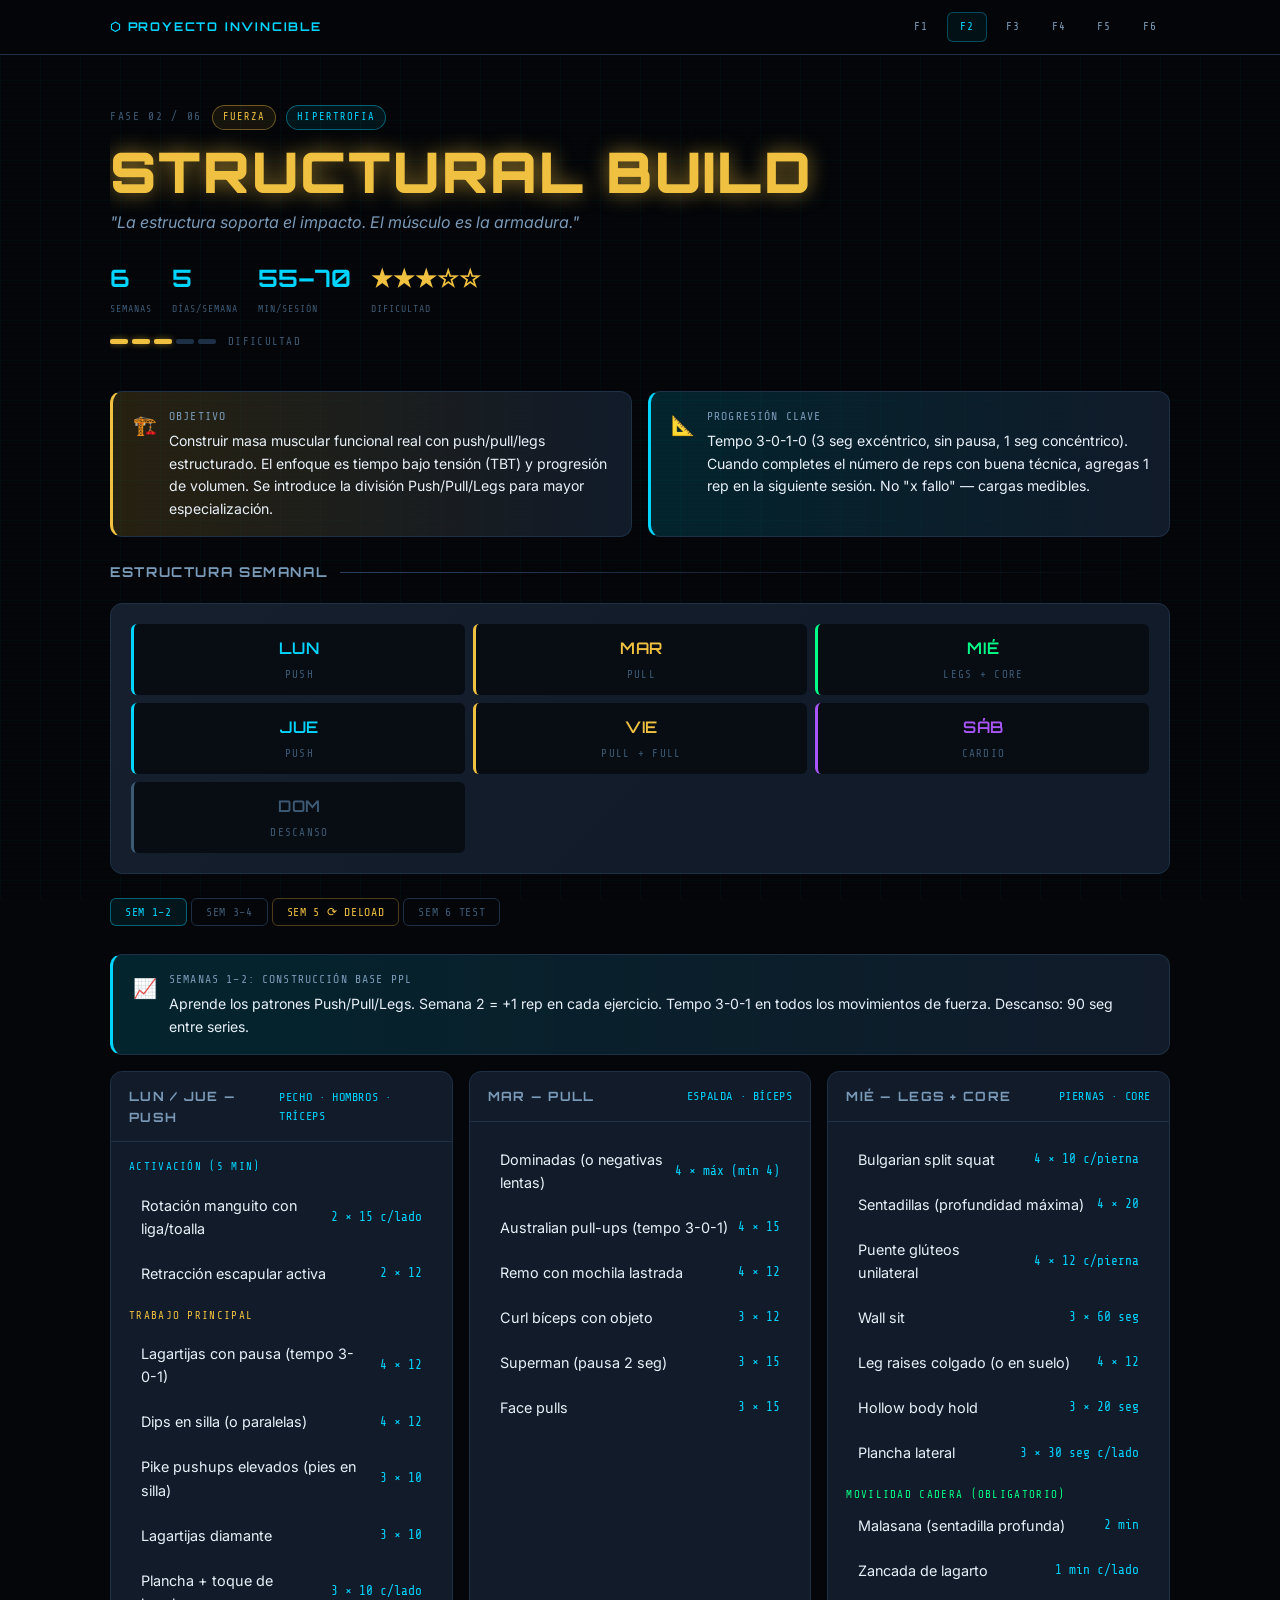
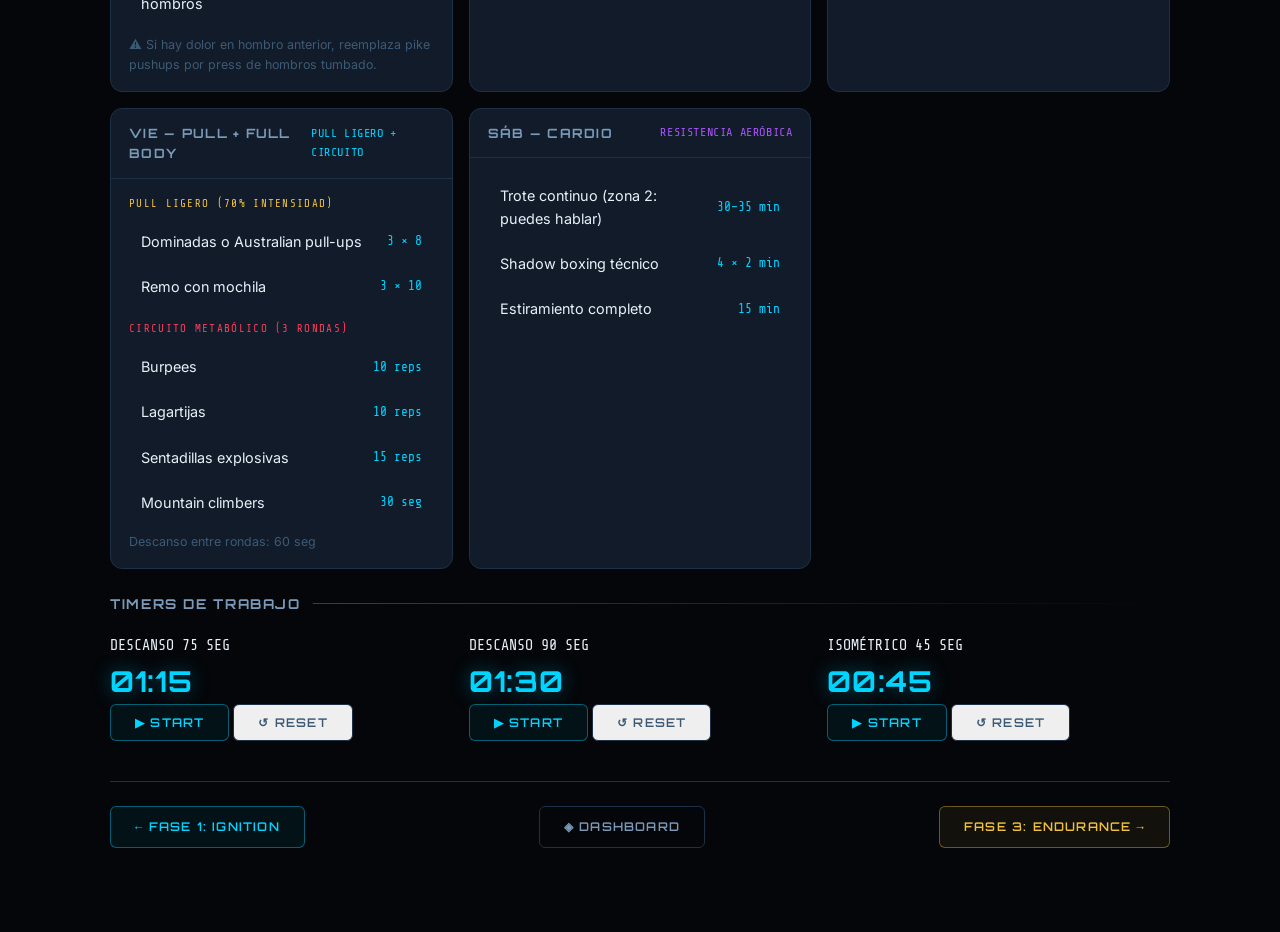
<file: phases/fase2.html>
<!DOCTYPE html>
<html lang="es">
<head>
  <meta charset="UTF-8">
  <meta name="viewport" content="width=device-width, initial-scale=1.0">
  <meta name="phase" content="2">
  <title>PROYECTO INVINCIBLE — FASE 2: STRUCTURAL BUILD</title>
  <link rel="stylesheet" href="../css/global.css">
  <link rel="stylesheet" href="../css/animations.css">
  <link rel="stylesheet" href="../css/phase.css">
</head>
<body class="phase-page">

<nav class="phase-nav">
  <div class="phase-nav-inner">
    <a href="../index.html" class="nav-brand">⬡ PROYECTO INVINCIBLE</a>
    <div class="nav-links">
      <a href="fase1.html" class="nav-link">F1</a>
      <a href="fase2.html" class="nav-link active">F2</a>
      <a href="fase3.html" class="nav-link">F3</a>
      <a href="fase4.html" class="nav-link">F4</a>
      <a href="fase5.html" class="nav-link">F5</a>
      <a href="fase6.html" class="nav-link">F6</a>
    </div>
  </div>
</nav>

<div class="container">

  <header class="phase-header">
    <div class="phase-meta stagger">
      <span class="phase-number">FASE 02 / 06</span>
      <span class="badge badge--gold">FUERZA</span>
      <span class="badge badge--cyan">HIPERTROFIA</span>
    </div>
    <h1 class="phase-title glow-gold">STRUCTURAL BUILD</h1>
    <p class="phase-subtitle">"La estructura soporta el impacto. El músculo es la armadura."</p>
    <div class="phase-stats-row stagger">
      <div class="phase-stat"><span class="phase-stat__value">6</span><span class="phase-stat__label">Semanas</span></div>
      <div class="phase-stat"><span class="phase-stat__value">5</span><span class="phase-stat__label">Días/Semana</span></div>
      <div class="phase-stat"><span class="phase-stat__value">55–70</span><span class="phase-stat__label">Min/Sesión</span></div>
      <div class="phase-stat"><span class="phase-stat__value" style="color:var(--gold)">★★★☆☆</span><span class="phase-stat__label">Dificultad</span></div>
    </div>
    <div class="flex gap-3 mt-4">
      <div class="difficulty-meter" data-difficulty="3"></div>
      <span class="label" style="margin-top:1px">DIFICULTAD</span>
    </div>
  </header>

  <div class="grid-2 mb-6 stagger">
    <div class="info-box info-box--gold">
      <span class="info-box__icon">🏗️</span>
      <div>
        <p class="info-box__title">OBJETIVO</p>
        <p class="info-box__text">Construir masa muscular funcional real con push/pull/legs estructurado. El enfoque es tiempo bajo tensión (TBT) y progresión de volumen. Se introduce la división Push/Pull/Legs para mayor especialización.</p>
      </div>
    </div>
    <div class="info-box info-box--cyan">
      <span class="info-box__icon">📐</span>
      <div>
        <p class="info-box__title">PROGRESIÓN CLAVE</p>
        <p class="info-box__text">Tempo 3-0-1-0 (3 seg excéntrico, sin pausa, 1 seg concéntrico). Cuando completes el número de reps con buena técnica, agregas 1 rep en la siguiente sesión. No "x fallo" — cargas medibles.</p>
      </div>
    </div>
  </div>

  <!-- ESTRUCTURA SEMANAL VISUAL -->
  <section class="mb-6">
    <div class="section-header">
      <span class="section-title">ESTRUCTURA SEMANAL</span>
    </div>
    <div class="card stagger">
      <div class="grid-auto" style="gap:8px">
        <div style="text-align:center;padding:12px;background:var(--bg2);border-radius:var(--r);border-left:3px solid var(--cyan)">
          <p class="heading-md" style="color:var(--cyan)">LUN</p>
          <p class="label mt-1">PUSH</p>
        </div>
        <div style="text-align:center;padding:12px;background:var(--bg2);border-radius:var(--r);border-left:3px solid var(--gold)">
          <p class="heading-md" style="color:var(--gold)">MAR</p>
          <p class="label mt-1">PULL</p>
        </div>
        <div style="text-align:center;padding:12px;background:var(--bg2);border-radius:var(--r);border-left:3px solid var(--green)">
          <p class="heading-md" style="color:var(--green)">MIÉ</p>
          <p class="label mt-1">LEGS + CORE</p>
        </div>
        <div style="text-align:center;padding:12px;background:var(--bg2);border-radius:var(--r);border-left:3px solid var(--cyan)">
          <p class="heading-md" style="color:var(--cyan)">JUE</p>
          <p class="label mt-1">PUSH</p>
        </div>
        <div style="text-align:center;padding:12px;background:var(--bg2);border-radius:var(--r);border-left:3px solid var(--gold)">
          <p class="heading-md" style="color:var(--gold)">VIE</p>
          <p class="label mt-1">PULL + FULL</p>
        </div>
        <div style="text-align:center;padding:12px;background:var(--bg2);border-radius:var(--r);border-left:3px solid var(--purple)">
          <p class="heading-md" style="color:var(--purple)">SÁB</p>
          <p class="label mt-1">CARDIO</p>
        </div>
        <div style="text-align:center;padding:12px;background:var(--bg2);border-radius:var(--r);border-left:3px solid var(--text-muted)">
          <p class="heading-md" style="color:var(--text-muted)">DOM</p>
          <p class="label mt-1">DESCANSO</p>
        </div>
      </div>
    </div>
  </section>

  <!-- WEEK TABS -->
  <div class="week-tabs" id="week-tabs">
    <button class="week-tab active" data-week="1" onclick="showWeek(1)">SEM 1–2</button>
    <button class="week-tab" data-week="3" onclick="showWeek(3)">SEM 3–4</button>
    <button class="week-tab deload" data-week="5" onclick="showWeek(5)">SEM 5 ⟳ DELOAD</button>
    <button class="week-tab" data-week="6" onclick="showWeek(6)">SEM 6 TEST</button>
  </div>

  <!-- SEMANAS 1-2 (rutina base) -->
  <div id="week-1" class="week-content">
    <div class="info-box info-box--cyan mb-4">
      <span class="info-box__icon">📈</span>
      <div>
        <p class="info-box__title">SEMANAS 1–2: CONSTRUCCIÓN BASE PPL</p>
        <p class="info-box__text">Aprende los patrones Push/Pull/Legs. Semana 2 = +1 rep en cada ejercicio. Tempo 3-0-1 en todos los movimientos de fuerza. Descanso: 90 seg entre series.</p>
      </div>
    </div>
    <div class="grid-auto stagger">

      <!-- PUSH -->
      <div class="day-card">
        <div class="day-card__header">
          <span class="day-card__day">LUN / JUE — PUSH</span>
          <span class="day-card__focus">PECHO · HOMBROS · TRÍCEPS</span>
        </div>
        <div class="day-card__body">
          <p class="label mb-2" style="color:var(--cyan)">ACTIVACIÓN (5 min)</p>
          <ul class="exercise-list">
            <li><span>Rotación manguito con liga/toalla</span><span class="ex-reps">2 × 15 c/lado</span></li>
            <li><span>Retracción escapular activa</span><span class="ex-reps">2 × 12</span></li>
          </ul>
          <p class="label mb-2 mt-3" style="color:var(--gold)">TRABAJO PRINCIPAL</p>
          <ul class="exercise-list">
            <li><span>Lagartijas con pausa (tempo 3-0-1)</span><span class="ex-reps">4 × 12</span></li>
            <li><span>Dips en silla (o paralelas)</span><span class="ex-reps">4 × 12</span></li>
            <li><span>Pike pushups elevados (pies en silla)</span><span class="ex-reps">3 × 10</span></li>
            <li><span>Lagartijas diamante</span><span class="ex-reps">3 × 10</span></li>
            <li><span>Plancha + toque de hombros</span><span class="ex-reps">3 × 10 c/lado</span></li>
          </ul>
          <p style="font-size:0.78rem;color:var(--text-muted);margin-top:10px">⚠ Si hay dolor en hombro anterior, reemplaza pike pushups por press de hombros tumbado.</p>
        </div>
      </div>

      <!-- PULL -->
      <div class="day-card">
        <div class="day-card__header">
          <span class="day-card__day">MAR — PULL</span>
          <span class="day-card__focus">ESPALDA · BÍCEPS</span>
        </div>
        <div class="day-card__body">
          <ul class="exercise-list">
            <li><span>Dominadas (o negativas lentas)</span><span class="ex-reps">4 × máx (mín 4)</span></li>
            <li><span>Australian pull-ups (tempo 3-0-1)</span><span class="ex-reps">4 × 15</span></li>
            <li><span>Remo con mochila lastrada</span><span class="ex-reps">4 × 12</span></li>
            <li><span>Curl bíceps con objeto</span><span class="ex-reps">3 × 12</span></li>
            <li><span>Superman (pausa 2 seg)</span><span class="ex-reps">3 × 15</span></li>
            <li><span>Face pulls</span><span class="ex-reps">3 × 15</span></li>
          </ul>
        </div>
      </div>

      <!-- LEGS / CORE -->
      <div class="day-card">
        <div class="day-card__header">
          <span class="day-card__day">MIÉ — LEGS + CORE</span>
          <span class="day-card__focus">PIERNAS · CORE</span>
        </div>
        <div class="day-card__body">
          <ul class="exercise-list">
            <li><span>Bulgarian split squat</span><span class="ex-reps">4 × 10 c/pierna</span></li>
            <li><span>Sentadillas (profundidad máxima)</span><span class="ex-reps">4 × 20</span></li>
            <li><span>Puente glúteos unilateral</span><span class="ex-reps">4 × 12 c/pierna</span></li>
            <li><span>Wall sit</span><span class="ex-reps">3 × 60 seg</span></li>
            <li><span>Leg raises colgado (o en suelo)</span><span class="ex-reps">4 × 12</span></li>
            <li><span>Hollow body hold</span><span class="ex-reps">3 × 20 seg</span></li>
            <li><span>Plancha lateral</span><span class="ex-reps">3 × 30 seg c/lado</span></li>
          </ul>
          <p class="label mt-3 mb-1" style="color:var(--green)">MOVILIDAD CADERA (OBLIGATORIO)</p>
          <ul class="exercise-list">
            <li><span>Malasana (sentadilla profunda)</span><span class="ex-reps">2 min</span></li>
            <li><span>Zancada de lagarto</span><span class="ex-reps">1 min c/lado</span></li>
          </ul>
        </div>
      </div>

      <!-- VIE PULL + FULL -->
      <div class="day-card">
        <div class="day-card__header">
          <span class="day-card__day">VIE — PULL + FULL BODY</span>
          <span class="day-card__focus">PULL LIGERO + CIRCUITO</span>
        </div>
        <div class="day-card__body">
          <p class="label mb-2" style="color:var(--gold)">PULL LIGERO (70% intensidad)</p>
          <ul class="exercise-list">
            <li><span>Dominadas o Australian pull-ups</span><span class="ex-reps">3 × 8</span></li>
            <li><span>Remo con mochila</span><span class="ex-reps">3 × 10</span></li>
          </ul>
          <p class="label mb-2 mt-3" style="color:var(--red)">CIRCUITO METABÓLICO (3 rondas)</p>
          <ul class="exercise-list">
            <li><span>Burpees</span><span class="ex-reps">10 reps</span></li>
            <li><span>Lagartijas</span><span class="ex-reps">10 reps</span></li>
            <li><span>Sentadillas explosivas</span><span class="ex-reps">15 reps</span></li>
            <li><span>Mountain climbers</span><span class="ex-reps">30 seg</span></li>
          </ul>
          <p style="font-size:0.78rem;color:var(--text-muted);margin-top:8px">Descanso entre rondas: 60 seg</p>
        </div>
      </div>

      <!-- CARDIO SAB -->
      <div class="day-card">
        <div class="day-card__header">
          <span class="day-card__day">SÁB — CARDIO</span>
          <span class="day-card__focus" style="color:var(--purple)">RESISTENCIA AERÓBICA</span>
        </div>
        <div class="day-card__body">
          <ul class="exercise-list">
            <li><span>Trote continuo (zona 2: puedes hablar)</span><span class="ex-reps">30–35 min</span></li>
            <li><span>Shadow boxing técnico</span><span class="ex-reps">4 × 2 min</span></li>
            <li><span>Estiramiento completo</span><span class="ex-reps">15 min</span></li>
          </ul>
        </div>
      </div>

    </div>
  </div>

  <!-- SEMANAS 3-4 -->
  <div id="week-3" class="week-content" style="display:none">
    <div class="info-box info-box--gold mb-4">
      <span class="info-box__icon">🔥</span>
      <div>
        <p class="info-box__title">SEMANAS 3–4: INTENSIFICACIÓN</p>
        <p class="info-box__text">+1–2 reps o +1 serie en ejercicios clave. Introduce archer pushups. Aumenta profundidad en Bulgarian split squat. Reduce descanso a 75 seg. Semana 4 el dolor muscular debe ser notablemente menor — señal de adaptación.</p>
      </div>
    </div>
    <div class="grid-auto stagger">
      <div class="day-card">
        <div class="day-card__header"><span class="day-card__day">LUN / JUE — PUSH</span><span class="day-card__focus">PECHO · HOMBROS · TRÍCEPS</span></div>
        <div class="day-card__body">
          <ul class="exercise-list">
            <li><span>Lagartijas (tempo 3-0-1)</span><span class="ex-reps">4 × 14</span></li>
            <li><span>Archer pushups (introducción)</span><span class="ex-reps">3 × 6 c/lado</span></li>
            <li><span>Dips (pausa 1 seg abajo)</span><span class="ex-reps">4 × 12</span></li>
            <li><span>Pike pushups elevados</span><span class="ex-reps">4 × 12</span></li>
            <li><span>Lagartijas diamante</span><span class="ex-reps">3 × 12</span></li>
            <li><span>Plancha (45 seg)</span><span class="ex-reps">3 × 45 seg</span></li>
          </ul>
        </div>
      </div>
      <div class="day-card">
        <div class="day-card__header"><span class="day-card__day">MAR — PULL</span><span class="day-card__focus">ESPALDA · BÍCEPS</span></div>
        <div class="day-card__body">
          <ul class="exercise-list">
            <li><span>Dominadas</span><span class="ex-reps">5 × máx</span></li>
            <li><span>Chin-ups (agarre supino)</span><span class="ex-reps">3 × 8</span></li>
            <li><span>Australian pull-ups</span><span class="ex-reps">4 × 15</span></li>
            <li><span>Remo mochila (tempo 3-0-1)</span><span class="ex-reps">4 × 15</span></li>
            <li><span>Curl bíceps</span><span class="ex-reps">3 × 15</span></li>
            <li><span>Superman isométrico</span><span class="ex-reps">3 × 45 seg</span></li>
          </ul>
        </div>
      </div>
      <div class="day-card">
        <div class="day-card__header"><span class="day-card__day">MIÉ — LEGS + CORE</span><span class="day-card__focus">PIERNAS · CORE</span></div>
        <div class="day-card__body">
          <ul class="exercise-list">
            <li><span>Bulgarian split squat (profundo)</span><span class="ex-reps">4 × 12 c/pierna</span></li>
            <li><span>Sentadillas explosivas</span><span class="ex-reps">4 × 20</span></li>
            <li><span>Duck walk (caminata de pato)</span><span class="ex-reps">3 × 20 m</span></li>
            <li><span>Hanging leg raises</span><span class="ex-reps">4 × 12</span></li>
            <li><span>V-ups</span><span class="ex-reps">3 × 15</span></li>
            <li><span>Hollow body 30 seg</span><span class="ex-reps">3 × 30 seg</span></li>
          </ul>
        </div>
      </div>
    </div>
  </div>

  <!-- DELOAD SEM 5 -->
  <div id="week-5" class="week-content" style="display:none">
    <div class="info-box info-box--gold mb-4">
      <span class="info-box__icon">⟳</span>
      <div>
        <p class="info-box__title">SEMANA 5 — DELOAD SISTÉMICO</p>
        <p class="info-box__text">Volumen −40%, intensidad −20%. Mismos movimientos, menos carga. El sistema nervioso central necesita esta semana para supracompensarse. Resultados: llegas más fuerte a semana 6.</p>
      </div>
    </div>
    <div class="grid-auto stagger">
      <div class="day-card">
        <div class="day-card__header"><span class="day-card__day">LUN — PUSH LIGERO</span><span class="day-card__focus">DELOAD</span></div>
        <div class="day-card__body">
          <ul class="exercise-list">
            <li><span>Lagartijas</span><span class="ex-reps">2 × 10</span></li>
            <li><span>Dips</span><span class="ex-reps">2 × 10</span></li>
            <li><span>Plancha</span><span class="ex-reps">2 × 30 seg</span></li>
          </ul>
          <p style="font-size:0.8rem;color:var(--gold);margin-top:8px">Solo moverte bien. Sin fatiga.</p>
        </div>
      </div>
      <div class="day-card">
        <div class="day-card__header"><span class="day-card__day">MAR — PULL LIGERO</span><span class="day-card__focus">DELOAD</span></div>
        <div class="day-card__body">
          <ul class="exercise-list">
            <li><span>Dominadas</span><span class="ex-reps">2 × 5</span></li>
            <li><span>Australian pull-ups</span><span class="ex-reps">2 × 10</span></li>
            <li><span>Face pulls</span><span class="ex-reps">2 × 15</span></li>
          </ul>
        </div>
      </div>
      <div class="day-card day-card--rest">
        <div class="day-card__header"><span class="day-card__day">MIÉ</span><span class="day-card__focus" style="color:var(--green)">MOVILIDAD COMPLETA 30 MIN</span></div>
        <div class="day-card__body"><p style="color:var(--text-dim);font-size:0.88rem">Sesión larga de movilidad. Caderas, hombros, columna torácica.</p></div>
      </div>
      <div class="day-card">
        <div class="day-card__header"><span class="day-card__day">JUE — LEGS LIGERO</span><span class="day-card__focus">DELOAD</span></div>
        <div class="day-card__body">
          <ul class="exercise-list">
            <li><span>Sentadillas lentas</span><span class="ex-reps">2 × 15</span></li>
            <li><span>Puente glúteos</span><span class="ex-reps">2 × 15</span></li>
          </ul>
        </div>
      </div>
      <div class="day-card day-card--rest">
        <div class="day-card__header"><span class="day-card__day">VIE–DOM</span><span class="day-card__focus" style="color:var(--text-muted)">DESCANSO ACTIVO</span></div>
        <div class="day-card__body">
          <p style="color:var(--text-dim);font-size:0.88rem">Camina 30 min. Come bien. Duerme 8 hrs. Deja que el cuerpo se reconstruya.</p>
        </div>
      </div>
    </div>
  </div>

  <!-- TEST SEM 6 -->
  <div id="week-6" class="week-content" style="display:none">
    <div class="info-box info-box--gold mb-4">
      <span class="info-box__icon">🏁</span>
      <div>
        <p class="info-box__title">SEMANA 6 — TEST DE FASE 2</p>
        <p class="info-box__text">Semana de alta intensidad + test final. Llegarás a este punto con 11 semanas de entrenamiento estructurado. Los números de hoy son la base para la Fase 3.</p>
      </div>
    </div>
    <div class="card stagger">
      <p class="heading-md glow-gold mb-3">TEST DE FASE 2 (DÍA SÁBADO)</p>
      <ul class="exercise-list">
        <li><span>Lagartijas máximas (con pausa)</span><span class="ex-reps">1 set máx</span></li>
        <li><span>Dominadas máximas (limpias)</span><span class="ex-reps">1 set máx</span></li>
        <li><span>Bulgarian split squat</span><span class="ex-reps">máx × pierna</span></li>
        <li><span>Plancha</span><span class="ex-reps">1 set máx seg</span></li>
        <li><span>Trote continuo</span><span class="ex-reps">medir 3km</span></li>
      </ul>
      <div class="info-box info-box--green mt-4">
        <span class="info-box__icon">✓</span>
        <div>
          <p class="info-box__title">LISTO PARA FASE 3 SI:</p>
          <p class="info-box__text">≥25 lagartijas · ≥6 dominadas · Plancha ≥60 seg · Trote 3km ≤22 min</p>
        </div>
      </div>
    </div>
  </div>

  <!-- TIMERS -->
  <section class="mt-6">
    <div class="section-header"><span class="section-title">TIMERS DE TRABAJO</span></div>
    <div class="grid-3">
      <div data-timer="75" data-label="DESCANSO 75 SEG" data-mode="countdown"></div>
      <div data-timer="90" data-label="DESCANSO 90 SEG" data-mode="countdown"></div>
      <div data-timer="45" data-label="ISOMÉTRICO 45 SEG" data-mode="countdown"></div>
    </div>
  </section>

  <div id="footer-nav"></div>

</div>

<script src="../js/app.js"></script>
<script src="../js/progress.js"></script>
<script src="../js/timers.js"></script>
<script src="../js/navigation.js"></script>
<script>
  function showWeek(num) {
    document.querySelectorAll('.week-content').forEach(el => el.style.display = 'none');
    document.querySelectorAll('.week-tab').forEach(el => el.classList.remove('active'));
    document.getElementById('week-' + num).style.display = '';
    document.querySelector(`[data-week="${num}"]`).classList.add('active');
  }
</script>
</body>
</html>
</file>
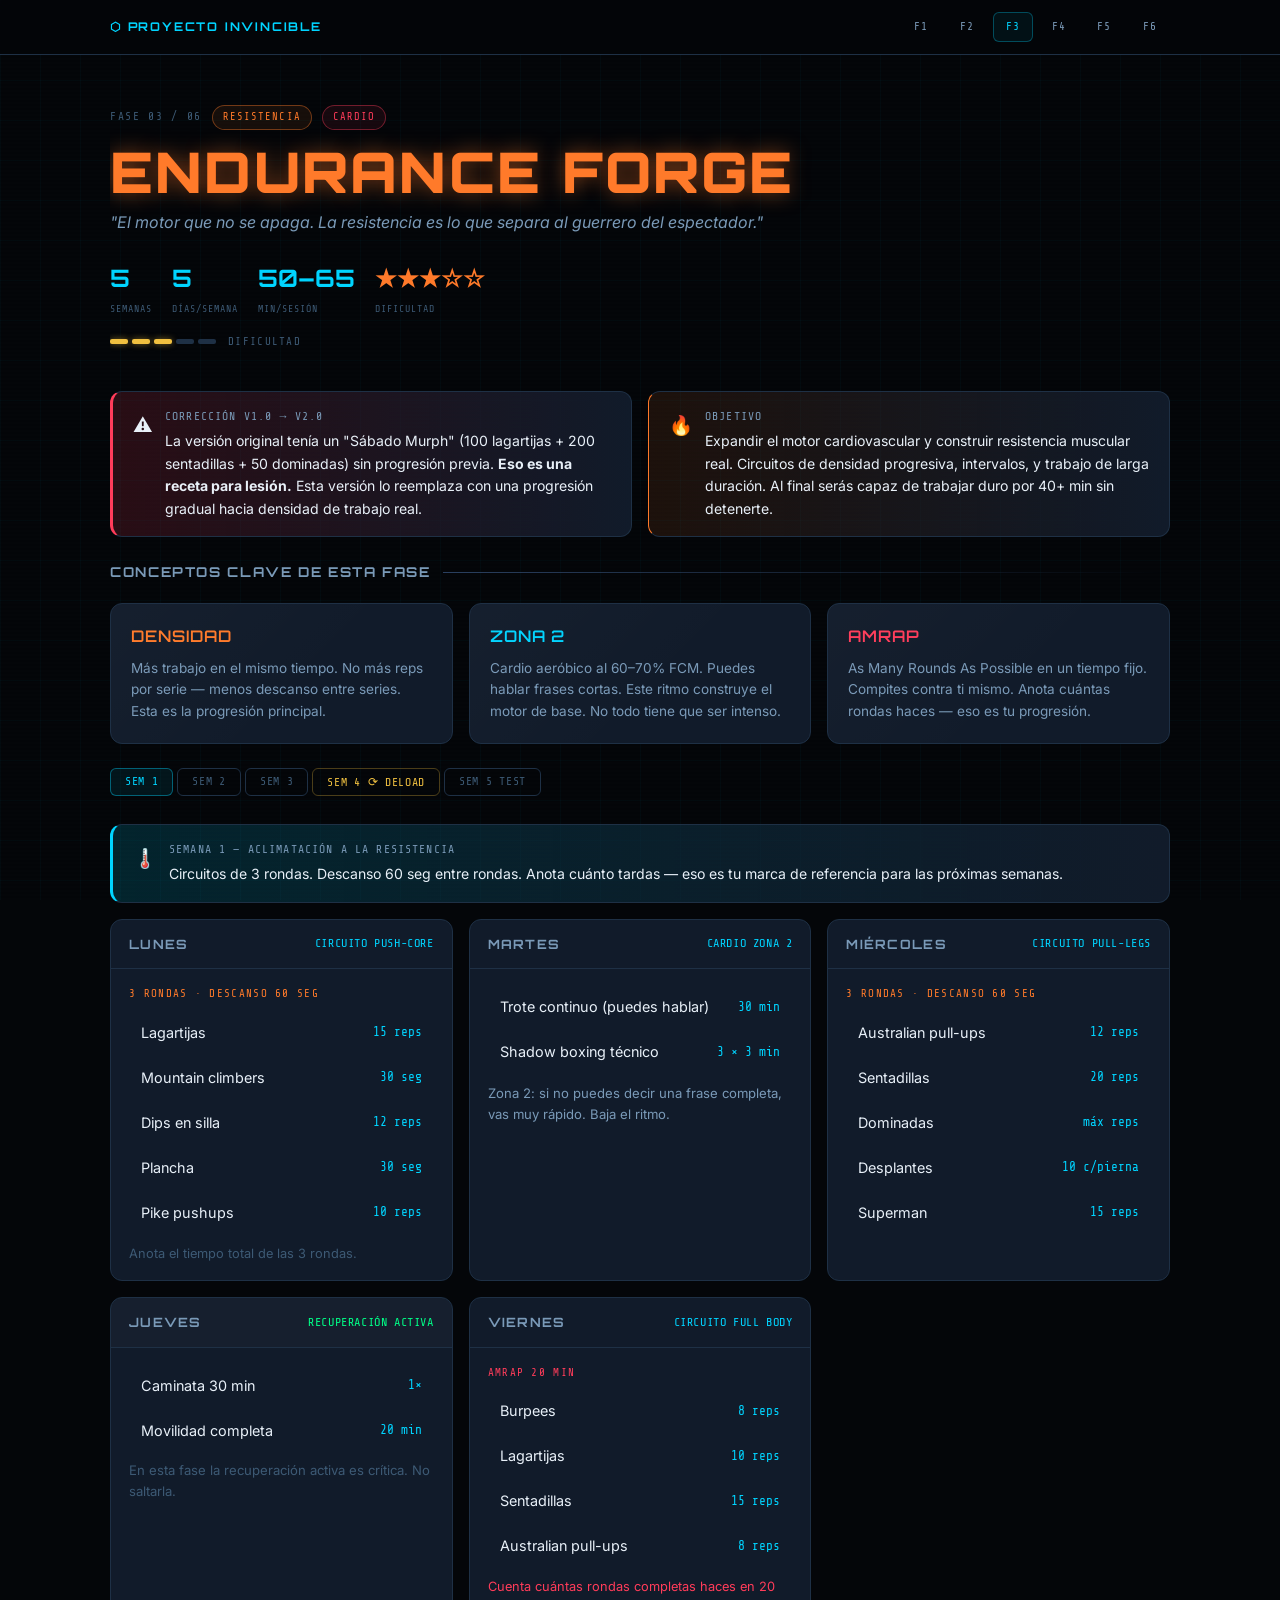
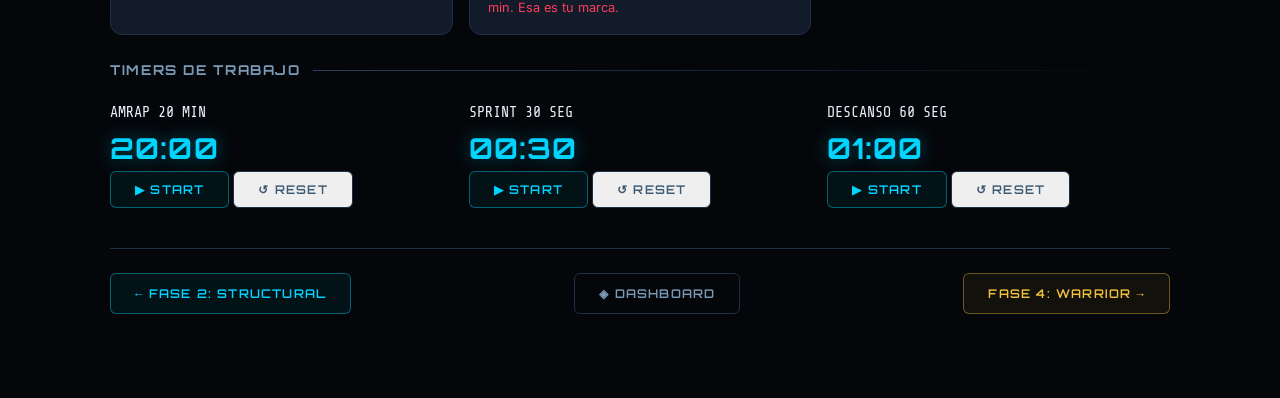
<file: phases/fase3.html>
<!DOCTYPE html>
<html lang="es">
<head>
  <meta charset="UTF-8">
  <meta name="viewport" content="width=device-width, initial-scale=1.0">
  <meta name="phase" content="3">
  <title>PROYECTO INVINCIBLE — FASE 3: ENDURANCE FORGE</title>
  <link rel="stylesheet" href="../css/global.css">
  <link rel="stylesheet" href="../css/animations.css">
  <link rel="stylesheet" href="../css/phase.css">
</head>
<body class="phase-page">

<nav class="phase-nav">
  <div class="phase-nav-inner">
    <a href="../index.html" class="nav-brand">⬡ PROYECTO INVINCIBLE</a>
    <div class="nav-links">
      <a href="fase1.html" class="nav-link">F1</a>
      <a href="fase2.html" class="nav-link">F2</a>
      <a href="fase3.html" class="nav-link active">F3</a>
      <a href="fase4.html" class="nav-link">F4</a>
      <a href="fase5.html" class="nav-link">F5</a>
      <a href="fase6.html" class="nav-link">F6</a>
    </div>
  </div>
</nav>

<div class="container">

  <header class="phase-header">
    <div class="phase-meta stagger">
      <span class="phase-number">FASE 03 / 06</span>
      <span class="badge badge--orange">RESISTENCIA</span>
      <span class="badge badge--red">CARDIO</span>
    </div>
    <h1 class="phase-title" style="color:var(--orange);text-shadow:0 0 20px rgba(255,122,42,0.5)">ENDURANCE FORGE</h1>
    <p class="phase-subtitle">"El motor que no se apaga. La resistencia es lo que separa al guerrero del espectador."</p>
    <div class="phase-stats-row stagger">
      <div class="phase-stat"><span class="phase-stat__value">5</span><span class="phase-stat__label">Semanas</span></div>
      <div class="phase-stat"><span class="phase-stat__value">5</span><span class="phase-stat__label">Días/Semana</span></div>
      <div class="phase-stat"><span class="phase-stat__value">50–65</span><span class="phase-stat__label">Min/Sesión</span></div>
      <div class="phase-stat"><span class="phase-stat__value" style="color:var(--orange)">★★★☆☆</span><span class="phase-stat__label">Dificultad</span></div>
    </div>
    <div class="flex gap-3 mt-4">
      <div class="difficulty-meter" data-difficulty="3"></div>
      <span class="label" style="margin-top:1px">DIFICULTAD</span>
    </div>
  </header>

  <!-- CONTEXTO Y CORRECCIÓN -->
  <div class="grid-2 mb-6 stagger">
    <div class="info-box info-box--red">
      <span class="info-box__icon">⚠️</span>
      <div>
        <p class="info-box__title">CORRECCIÓN v1.0 → v2.0</p>
        <p class="info-box__text">La versión original tenía un "Sábado Murph" (100 lagartijas + 200 sentadillas + 50 dominadas) sin progresión previa. <strong>Eso es una receta para lesión.</strong> Esta versión lo reemplaza con una progresión gradual hacia densidad de trabajo real.</p>
      </div>
    </div>
    <div class="info-box info-box--orange" style="border-left-color:var(--orange);background:linear-gradient(90deg,rgba(255,122,42,0.1),var(--surface))">
      <span class="info-box__icon">🔥</span>
      <div>
        <p class="info-box__title">OBJETIVO</p>
        <p class="info-box__text">Expandir el motor cardiovascular y construir resistencia muscular real. Circuitos de densidad progresiva, intervalos, y trabajo de larga duración. Al final serás capaz de trabajar duro por 40+ min sin detenerte.</p>
      </div>
    </div>
  </div>

  <!-- CONCEPTOS CLAVE -->
  <section class="mb-6">
    <div class="section-header"><span class="section-title">CONCEPTOS CLAVE DE ESTA FASE</span></div>
    <div class="grid-3 stagger">
      <div class="card">
        <p class="heading-md mb-2" style="color:var(--orange)">DENSIDAD</p>
        <p style="font-size:0.85rem;color:var(--text-dim)">Más trabajo en el mismo tiempo. No más reps por serie — menos descanso entre series. Esta es la progresión principal.</p>
      </div>
      <div class="card">
        <p class="heading-md mb-2" style="color:var(--cyan)">ZONA 2</p>
        <p style="font-size:0.85rem;color:var(--text-dim)">Cardio aeróbico al 60–70% FCM. Puedes hablar frases cortas. Este ritmo construye el motor de base. No todo tiene que ser intenso.</p>
      </div>
      <div class="card">
        <p class="heading-md mb-2" style="color:var(--red)">AMRAP</p>
        <p style="font-size:0.85rem;color:var(--text-dim)">As Many Rounds As Possible en un tiempo fijo. Compites contra ti mismo. Anota cuántas rondas haces — eso es tu progresión.</p>
      </div>
    </div>
  </section>

  <!-- WEEK TABS -->
  <div class="week-tabs">
    <button class="week-tab active" data-week="1" onclick="showWeek(1)">SEM 1</button>
    <button class="week-tab" data-week="2" onclick="showWeek(2)">SEM 2</button>
    <button class="week-tab" data-week="3" onclick="showWeek(3)">SEM 3</button>
    <button class="week-tab deload" data-week="4" onclick="showWeek(4)">SEM 4 ⟳ DELOAD</button>
    <button class="week-tab" data-week="5" onclick="showWeek(5)">SEM 5 TEST</button>
  </div>

  <!-- SEMANA 1 -->
  <div id="week-1" class="week-content">
    <div class="info-box info-box--cyan mb-4">
      <span class="info-box__icon">🌡️</span>
      <div>
        <p class="info-box__title">SEMANA 1 — ACLIMATACIÓN A LA RESISTENCIA</p>
        <p class="info-box__text">Circuitos de 3 rondas. Descanso 60 seg entre rondas. Anota cuánto tardas — eso es tu marca de referencia para las próximas semanas.</p>
      </div>
    </div>
    <div class="grid-auto stagger">

      <div class="day-card">
        <div class="day-card__header">
          <span class="day-card__day">LUNES</span>
          <span class="day-card__focus">CIRCUITO PUSH-CORE</span>
        </div>
        <div class="day-card__body">
          <p class="label mb-2" style="color:var(--orange)">3 RONDAS · DESCANSO 60 SEG</p>
          <ul class="exercise-list">
            <li><span>Lagartijas</span><span class="ex-reps">15 reps</span></li>
            <li><span>Mountain climbers</span><span class="ex-reps">30 seg</span></li>
            <li><span>Dips en silla</span><span class="ex-reps">12 reps</span></li>
            <li><span>Plancha</span><span class="ex-reps">30 seg</span></li>
            <li><span>Pike pushups</span><span class="ex-reps">10 reps</span></li>
          </ul>
          <p style="font-size:0.8rem;color:var(--text-muted);margin-top:10px">Anota el tiempo total de las 3 rondas.</p>
        </div>
      </div>

      <div class="day-card">
        <div class="day-card__header">
          <span class="day-card__day">MARTES</span>
          <span class="day-card__focus">CARDIO ZONA 2</span>
        </div>
        <div class="day-card__body">
          <ul class="exercise-list">
            <li><span>Trote continuo (puedes hablar)</span><span class="ex-reps">30 min</span></li>
            <li><span>Shadow boxing técnico</span><span class="ex-reps">3 × 3 min</span></li>
          </ul>
          <p style="font-size:0.82rem;color:var(--text-dim);margin-top:10px">Zona 2: si no puedes decir una frase completa, vas muy rápido. Baja el ritmo.</p>
        </div>
      </div>

      <div class="day-card">
        <div class="day-card__header">
          <span class="day-card__day">MIÉRCOLES</span>
          <span class="day-card__focus">CIRCUITO PULL-LEGS</span>
        </div>
        <div class="day-card__body">
          <p class="label mb-2" style="color:var(--orange)">3 RONDAS · DESCANSO 60 SEG</p>
          <ul class="exercise-list">
            <li><span>Australian pull-ups</span><span class="ex-reps">12 reps</span></li>
            <li><span>Sentadillas</span><span class="ex-reps">20 reps</span></li>
            <li><span>Dominadas</span><span class="ex-reps">máx reps</span></li>
            <li><span>Desplantes</span><span class="ex-reps">10 c/pierna</span></li>
            <li><span>Superman</span><span class="ex-reps">15 reps</span></li>
          </ul>
        </div>
      </div>

      <div class="day-card day-card--rest">
        <div class="day-card__header">
          <span class="day-card__day">JUEVES</span>
          <span class="day-card__focus" style="color:var(--green)">RECUPERACIÓN ACTIVA</span>
        </div>
        <div class="day-card__body">
          <ul class="exercise-list">
            <li><span>Caminata 30 min</span><span class="ex-reps">1×</span></li>
            <li><span>Movilidad completa</span><span class="ex-reps">20 min</span></li>
          </ul>
          <p style="font-size:0.82rem;color:var(--text-muted);margin-top:8px">En esta fase la recuperación activa es crítica. No saltarla.</p>
        </div>
      </div>

      <div class="day-card">
        <div class="day-card__header">
          <span class="day-card__day">VIERNES</span>
          <span class="day-card__focus">CIRCUITO FULL BODY</span>
        </div>
        <div class="day-card__body">
          <p class="label mb-2" style="color:var(--red)">AMRAP 20 MIN</p>
          <ul class="exercise-list">
            <li><span>Burpees</span><span class="ex-reps">8 reps</span></li>
            <li><span>Lagartijas</span><span class="ex-reps">10 reps</span></li>
            <li><span>Sentadillas</span><span class="ex-reps">15 reps</span></li>
            <li><span>Australian pull-ups</span><span class="ex-reps">8 reps</span></li>
          </ul>
          <p style="font-size:0.8rem;color:var(--red);margin-top:10px">Cuenta cuántas rondas completas haces en 20 min. Esa es tu marca.</p>
        </div>
      </div>

    </div>
  </div>

  <!-- SEMANA 2 -->
  <div id="week-2" class="week-content" style="display:none">
    <div class="info-box info-box--orange mb-4" style="border-left-color:var(--orange);background:linear-gradient(90deg,rgba(255,122,42,0.1),var(--surface))">
      <span class="info-box__icon">📈</span>
      <div>
        <p class="info-box__title">SEMANA 2 — DENSIDAD +1</p>
        <p class="info-box__text">Mismos circuitos, descanso reducido a 45 seg entre rondas. Si el AMRAP del viernes pasado fue 4 rondas, apunta a 5 esta semana. El cardio sube a 35 min.</p>
      </div>
    </div>
    <div class="grid-auto stagger">
      <div class="day-card">
        <div class="day-card__header"><span class="day-card__day">LUNES</span><span class="day-card__focus">CIRCUITO PUSH-CORE</span></div>
        <div class="day-card__body">
          <p class="label mb-2" style="color:var(--orange)">4 RONDAS · DESCANSO 45 SEG</p>
          <ul class="exercise-list">
            <li><span>Lagartijas</span><span class="ex-reps">15 reps</span></li>
            <li><span>Mountain climbers</span><span class="ex-reps">35 seg</span></li>
            <li><span>Dips en silla</span><span class="ex-reps">12 reps</span></li>
            <li><span>Plancha</span><span class="ex-reps">35 seg</span></li>
            <li><span>Pike pushups</span><span class="ex-reps">12 reps</span></li>
          </ul>
        </div>
      </div>
      <div class="day-card">
        <div class="day-card__header"><span class="day-card__day">MARTES</span><span class="day-card__focus">CARDIO ZONA 2 + INTERVALOS</span></div>
        <div class="day-card__body">
          <ul class="exercise-list">
            <li><span>Trote zona 2</span><span class="ex-reps">25 min</span></li>
            <li><span>Sprints (30 seg ON / 60 seg OFF)</span><span class="ex-reps">6 rondas</span></li>
            <li><span>Shadow boxing</span><span class="ex-reps">3 × 3 min</span></li>
          </ul>
        </div>
      </div>
      <div class="day-card">
        <div class="day-card__header"><span class="day-card__day">MIÉRCOLES</span><span class="day-card__focus">CIRCUITO PULL-LEGS</span></div>
        <div class="day-card__body">
          <p class="label mb-2" style="color:var(--orange)">4 RONDAS · DESCANSO 45 SEG</p>
          <ul class="exercise-list">
            <li><span>Australian pull-ups</span><span class="ex-reps">15 reps</span></li>
            <li><span>Bulgarian split squat</span><span class="ex-reps">8 c/pierna</span></li>
            <li><span>Dominadas</span><span class="ex-reps">máx reps</span></li>
            <li><span>Sentadillas explosivas</span><span class="ex-reps">15 reps</span></li>
            <li><span>Superman</span><span class="ex-reps">15 reps</span></li>
          </ul>
        </div>
      </div>
      <div class="day-card day-card--rest">
        <div class="day-card__header"><span class="day-card__day">JUEVES</span><span class="day-card__focus" style="color:var(--green)">RECUPERACIÓN ACTIVA</span></div>
        <div class="day-card__body">
          <p style="color:var(--text-dim);font-size:0.88rem">Caminata 30 min + movilidad completa 20 min.</p>
        </div>
      </div>
      <div class="day-card">
        <div class="day-card__header"><span class="day-card__day">VIERNES</span><span class="day-card__focus">AMRAP 22 MIN</span></div>
        <div class="day-card__body">
          <p class="label mb-2" style="color:var(--red)">AMRAP 22 MIN (BEAT LAST WEEK)</p>
          <ul class="exercise-list">
            <li><span>Burpees</span><span class="ex-reps">8 reps</span></li>
            <li><span>Lagartijas</span><span class="ex-reps">10 reps</span></li>
            <li><span>Sentadillas</span><span class="ex-reps">15 reps</span></li>
            <li><span>Australian pull-ups</span><span class="ex-reps">8 reps</span></li>
          </ul>
        </div>
      </div>
    </div>
  </div>

  <!-- SEMANA 3 -->
  <div id="week-3" class="week-content" style="display:none">
    <div class="info-box info-box--red mb-4">
      <span class="info-box__icon">🔥</span>
      <div>
        <p class="info-box__title">SEMANA 3 — PICO DE VOLUMEN</p>
        <p class="info-box__text">Semana más difícil de la fase. 5 rondas en circuitos. AMRAP 25 min. Introduce la "Sesión Larga" del miércoles. No reduzcas el cardio — aquí se construye el motor aeróbico real.</p>
      </div>
    </div>
    <div class="grid-auto stagger">
      <div class="day-card">
        <div class="day-card__header"><span class="day-card__day">LUNES</span><span class="day-card__focus">CIRCUITO PUSH-CORE</span></div>
        <div class="day-card__body">
          <p class="label mb-2" style="color:var(--red)">5 RONDAS · DESCANSO 30 SEG</p>
          <ul class="exercise-list">
            <li><span>Lagartijas</span><span class="ex-reps">15 reps</span></li>
            <li><span>Mountain climbers</span><span class="ex-reps">40 seg</span></li>
            <li><span>Dips</span><span class="ex-reps">12 reps</span></li>
            <li><span>Plancha</span><span class="ex-reps">40 seg</span></li>
            <li><span>Lagartijas diamante</span><span class="ex-reps">10 reps</span></li>
          </ul>
        </div>
      </div>
      <div class="day-card">
        <div class="day-card__header"><span class="day-card__day">MARTES</span><span class="day-card__focus">CARDIO INTERVALOS</span></div>
        <div class="day-card__body">
          <ul class="exercise-list">
            <li><span>Trote zona 2</span><span class="ex-reps">20 min</span></li>
            <li><span>Sprints (40 seg ON / 50 seg OFF)</span><span class="ex-reps">8 rondas</span></li>
            <li><span>Shadow boxing libre</span><span class="ex-reps">4 × 3 min</span></li>
          </ul>
        </div>
      </div>
      <div class="day-card">
        <div class="day-card__header"><span class="day-card__day">MIÉRCOLES</span><span class="day-card__focus">SESIÓN LARGA — FULL BODY</span></div>
        <div class="day-card__body">
          <p class="label mb-2" style="color:var(--orange)">FORMATO: 5 BLOQUES DE 5 MIN, DESCANSO 90 SEG</p>
          <ul class="exercise-list">
            <li><span>Bloque 1: Lagartijas + Plancha</span><span class="ex-reps">5 min</span></li>
            <li><span>Bloque 2: Sentadillas + Desplantes</span><span class="ex-reps">5 min</span></li>
            <li><span>Bloque 3: Australian pull-ups + Superman</span><span class="ex-reps">5 min</span></li>
            <li><span>Bloque 4: Burpees suaves</span><span class="ex-reps">5 min</span></li>
            <li><span>Bloque 5: Mountain climbers + Core</span><span class="ex-reps">5 min</span></li>
          </ul>
          <p style="font-size:0.8rem;color:var(--orange);margin-top:10px">Esta es la "Sesión Larga" — 40 min de trabajo total. Pace sostenible, no sprint.</p>
        </div>
      </div>
      <div class="day-card day-card--rest">
        <div class="day-card__header"><span class="day-card__day">JUEVES</span><span class="day-card__focus" style="color:var(--green)">RECUPERACIÓN ACTIVA</span></div>
        <div class="day-card__body"><p style="color:var(--text-dim);font-size:0.88rem">Caminata + movilidad. Esta semana la necesitas más que nunca.</p></div>
      </div>
      <div class="day-card">
        <div class="day-card__header"><span class="day-card__day">VIERNES</span><span class="day-card__focus">AMRAP 25 MIN</span></div>
        <div class="day-card__body">
          <p class="label mb-2" style="color:var(--red)">AMRAP 25 MIN — SUPERA TU MARCA</p>
          <ul class="exercise-list">
            <li><span>Burpees</span><span class="ex-reps">8 reps</span></li>
            <li><span>Lagartijas</span><span class="ex-reps">10 reps</span></li>
            <li><span>Sentadillas</span><span class="ex-reps">15 reps</span></li>
            <li><span>Australian pull-ups</span><span class="ex-reps">8 reps</span></li>
          </ul>
        </div>
      </div>
    </div>
  </div>

  <!-- SEMANA 4 DELOAD -->
  <div id="week-4" class="week-content" style="display:none">
    <div class="info-box info-box--gold mb-4">
      <span class="info-box__icon">⟳</span>
      <div>
        <p class="info-box__title">SEMANA 4 — DELOAD DE RESISTENCIA</p>
        <p class="info-box__text">Reduce el volumen pero <strong>mantén la intensidad en los ejercicios principales</strong>. En resistencia, el deload es diferente: menos rondas, no más lento. El cardio baja a zona 2 suave.</p>
      </div>
    </div>
    <div class="grid-auto stagger">
      <div class="day-card">
        <div class="day-card__header"><span class="day-card__day">LUNES</span><span class="day-card__focus">CIRCUITO LIGERO</span></div>
        <div class="day-card__body">
          <p class="label mb-2" style="color:var(--gold)">2 RONDAS · DESCANSO 90 SEG</p>
          <ul class="exercise-list">
            <li><span>Lagartijas</span><span class="ex-reps">12 reps</span></li>
            <li><span>Sentadillas</span><span class="ex-reps">15 reps</span></li>
            <li><span>Australian pull-ups</span><span class="ex-reps">10 reps</span></li>
            <li><span>Plancha</span><span class="ex-reps">30 seg</span></li>
          </ul>
        </div>
      </div>
      <div class="day-card">
        <div class="day-card__header"><span class="day-card__day">MARTES</span><span class="day-card__focus">CARDIO SUAVE</span></div>
        <div class="day-card__body">
          <ul class="exercise-list">
            <li><span>Trote muy suave / caminata rápida</span><span class="ex-reps">25 min</span></li>
            <li><span>Shadow boxing suave</span><span class="ex-reps">2 × 2 min</span></li>
          </ul>
        </div>
      </div>
      <div class="day-card day-card--rest">
        <div class="day-card__header"><span class="day-card__day">MIÉ–VIE</span><span class="day-card__focus" style="color:var(--green)">MOVILIDAD + DESCANSO</span></div>
        <div class="day-card__body">
          <p style="color:var(--text-dim);font-size:0.88rem">Movilidad 30 min el miércoles. Jueves y viernes descanso total o caminata. Come bien, duerme 8 hrs.</p>
        </div>
      </div>
    </div>
  </div>

  <!-- SEMANA 5 TEST -->
  <div id="week-5" class="week-content" style="display:none">
    <div class="info-box info-box--red mb-4">
      <span class="info-box__icon">🏁</span>
      <div>
        <p class="info-box__title">SEMANA 5 — TEST FINAL DE RESISTENCIA</p>
        <p class="info-box__text">Regreso fuerte tras el deload. Lun–Jue: protocolo semana 3. El viernes es el TEST FINAL: AMRAP 30 min. Ese número es tu pasaporte a la Fase 4.</p>
      </div>
    </div>
    <div class="card stagger">
      <p class="heading-md mb-3" style="color:var(--red)">TEST FINAL — VIERNES</p>
      <div class="grid-2">
        <div>
          <p class="label mb-2" style="color:var(--red)">AMRAP 30 MIN</p>
          <ul class="exercise-list">
            <li><span>Burpees</span><span class="ex-reps">8 reps</span></li>
            <li><span>Lagartijas</span><span class="ex-reps">10 reps</span></li>
            <li><span>Sentadillas</span><span class="ex-reps">15 reps</span></li>
            <li><span>Australian pull-ups</span><span class="ex-reps">8 reps</span></li>
          </ul>
        </div>
        <div>
          <div class="info-box info-box--green">
            <span class="info-box__icon">✓</span>
            <div>
              <p class="info-box__title">LISTO PARA FASE 4 SI:</p>
              <p class="info-box__text">≥ 7 rondas en AMRAP 30 min · Trote continuo ≥ 35 min · Lagartijas seguidas ≥ 30</p>
            </div>
          </div>
        </div>
      </div>
    </div>
  </div>

  <!-- TIMERS -->
  <section class="mt-6">
    <div class="section-header"><span class="section-title">TIMERS DE TRABAJO</span></div>
    <div class="grid-3">
      <div data-timer="1200" data-label="AMRAP 20 MIN" data-mode="countdown"></div>
      <div data-timer="30" data-label="SPRINT 30 SEG" data-mode="countdown"></div>
      <div data-timer="60" data-label="DESCANSO 60 SEG" data-mode="countdown"></div>
    </div>
  </section>

  <div id="footer-nav"></div>

</div>

<script src="../js/app.js"></script>
<script src="../js/progress.js"></script>
<script src="../js/timers.js"></script>
<script src="../js/navigation.js"></script>
<script>
  function showWeek(num) {
    document.querySelectorAll('.week-content').forEach(el => el.style.display = 'none');
    document.querySelectorAll('.week-tab').forEach(el => el.classList.remove('active'));
    document.getElementById('week-' + num).style.display = '';
    document.querySelector(`[data-week="${num}"]`).classList.add('active');
  }
</script>
</body>
</html>
</file>
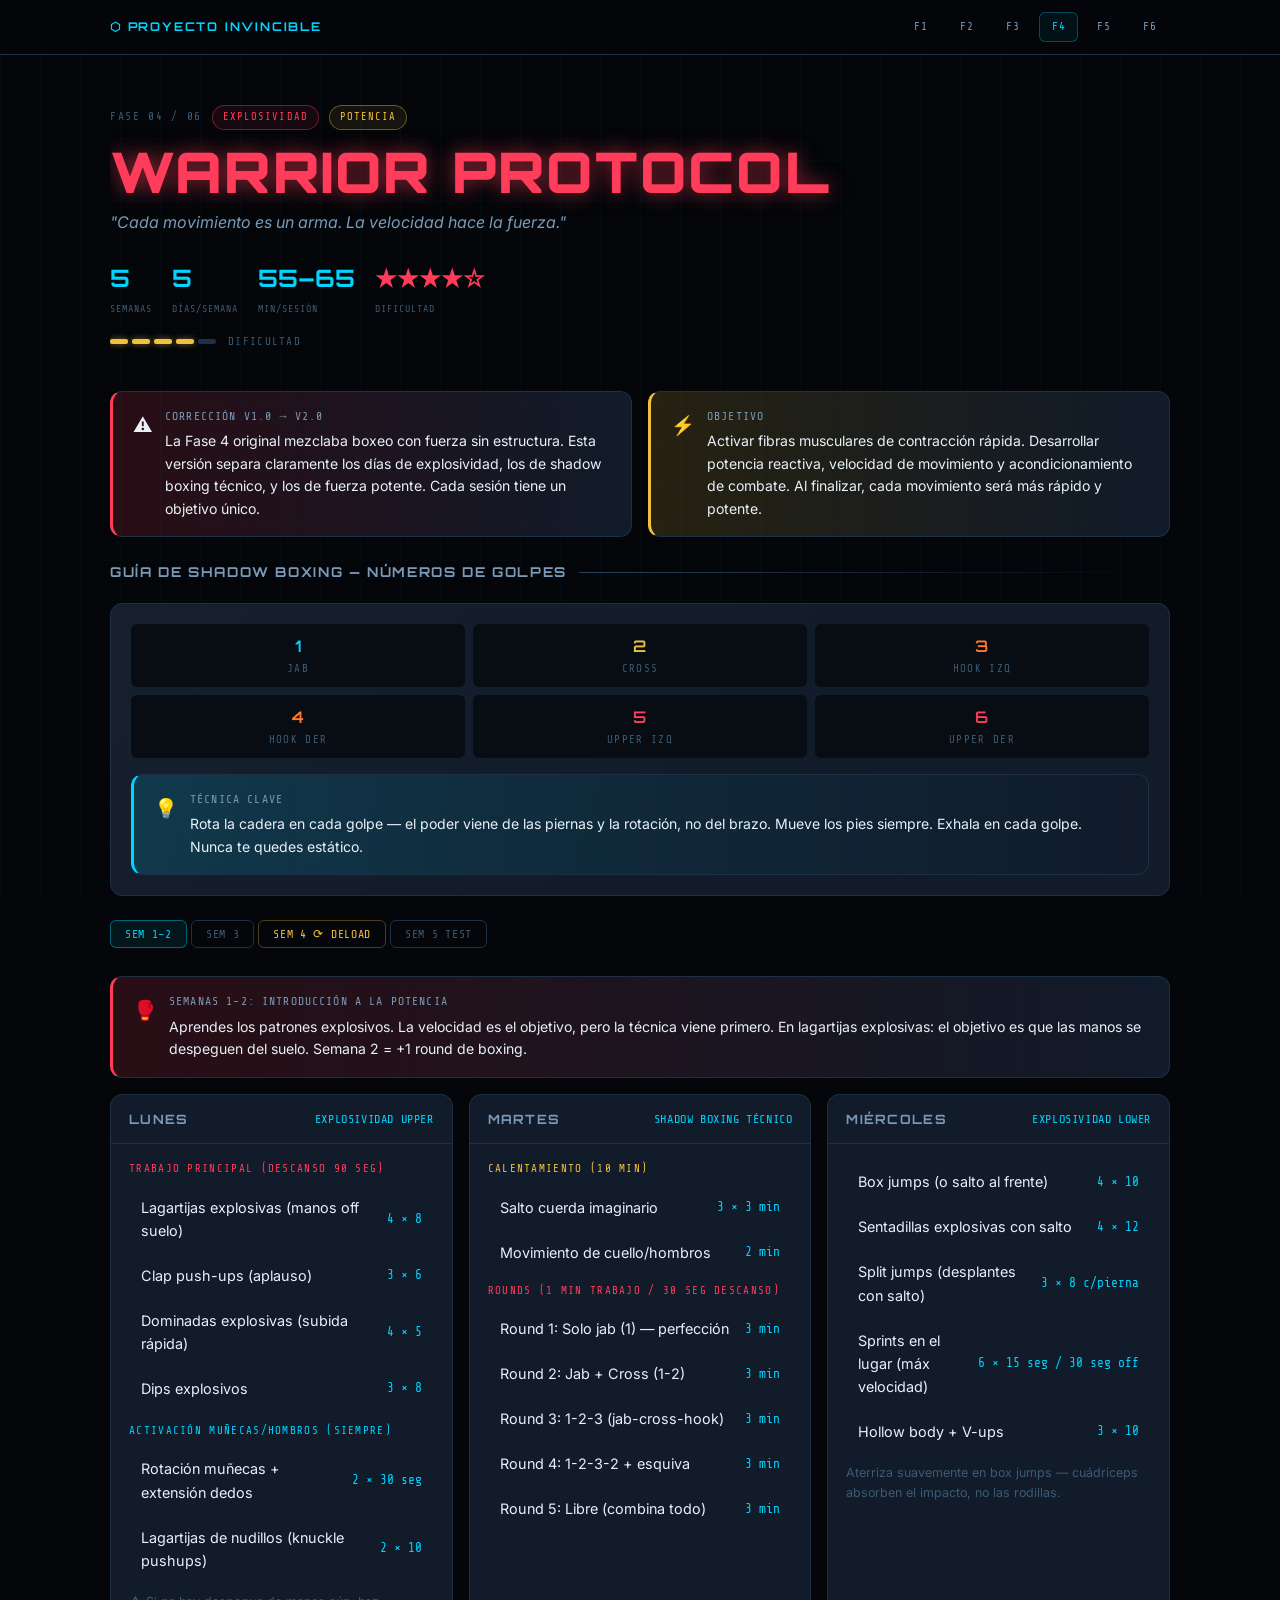
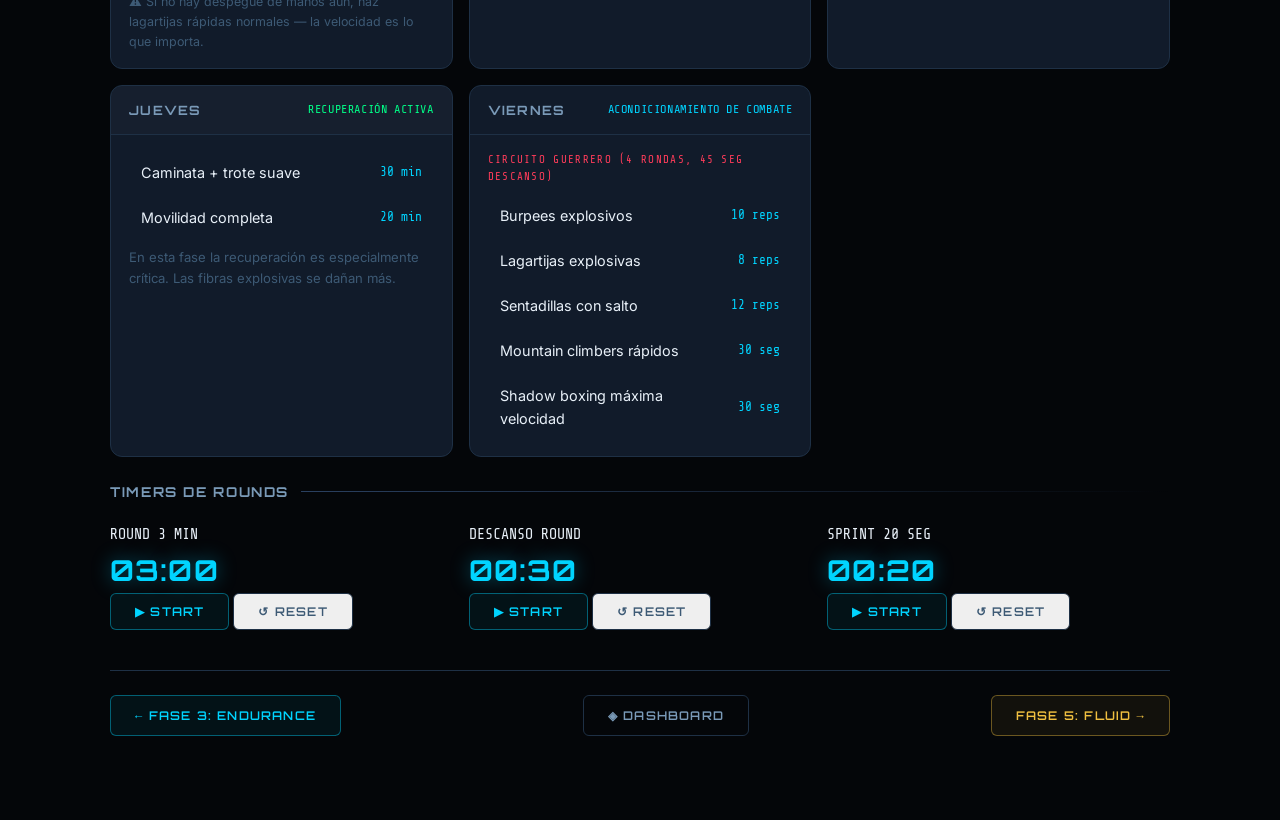
<file: phases/fase4.html>
<!DOCTYPE html>
<html lang="es">
<head>
  <meta charset="UTF-8">
  <meta name="viewport" content="width=device-width, initial-scale=1.0">
  <meta name="phase" content="4">
  <title>PROYECTO INVINCIBLE — FASE 4: WARRIOR PROTOCOL</title>
  <link rel="stylesheet" href="../css/global.css">
  <link rel="stylesheet" href="../css/animations.css">
  <link rel="stylesheet" href="../css/phase.css">
</head>
<body class="phase-page">

<nav class="phase-nav">
  <div class="phase-nav-inner">
    <a href="../index.html" class="nav-brand">⬡ PROYECTO INVINCIBLE</a>
    <div class="nav-links">
      <a href="fase1.html" class="nav-link">F1</a>
      <a href="fase2.html" class="nav-link">F2</a>
      <a href="fase3.html" class="nav-link">F3</a>
      <a href="fase4.html" class="nav-link active">F4</a>
      <a href="fase5.html" class="nav-link">F5</a>
      <a href="fase6.html" class="nav-link">F6</a>
    </div>
  </div>
</nav>

<div class="container">

  <header class="phase-header">
    <div class="phase-meta stagger">
      <span class="phase-number">FASE 04 / 06</span>
      <span class="badge badge--red">EXPLOSIVIDAD</span>
      <span class="badge badge--gold">POTENCIA</span>
    </div>
    <h1 class="phase-title glow-red">WARRIOR PROTOCOL</h1>
    <p class="phase-subtitle">"Cada movimiento es un arma. La velocidad hace la fuerza."</p>
    <div class="phase-stats-row stagger">
      <div class="phase-stat"><span class="phase-stat__value">5</span><span class="phase-stat__label">Semanas</span></div>
      <div class="phase-stat"><span class="phase-stat__value">5</span><span class="phase-stat__label">Días/Semana</span></div>
      <div class="phase-stat"><span class="phase-stat__value">55–65</span><span class="phase-stat__label">Min/Sesión</span></div>
      <div class="phase-stat"><span class="phase-stat__value" style="color:var(--red)">★★★★☆</span><span class="phase-stat__label">Dificultad</span></div>
    </div>
    <div class="flex gap-3 mt-4">
      <div class="difficulty-meter" data-difficulty="4"></div>
      <span class="label" style="margin-top:1px">DIFICULTAD</span>
    </div>
  </header>

  <!-- CORRECCIÓN Y CONTEXTO -->
  <div class="grid-2 mb-6 stagger">
    <div class="info-box info-box--red">
      <span class="info-box__icon">⚠️</span>
      <div>
        <p class="info-box__title">CORRECCIÓN v1.0 → v2.0</p>
        <p class="info-box__text">La Fase 4 original mezclaba boxeo con fuerza sin estructura. Esta versión separa claramente los días de explosividad, los de shadow boxing técnico, y los de fuerza potente. Cada sesión tiene un objetivo único.</p>
      </div>
    </div>
    <div class="info-box info-box--gold">
      <span class="info-box__icon">⚡</span>
      <div>
        <p class="info-box__title">OBJETIVO</p>
        <p class="info-box__text">Activar fibras musculares de contracción rápida. Desarrollar potencia reactiva, velocidad de movimiento y acondicionamiento de combate. Al finalizar, cada movimiento será más rápido y potente.</p>
      </div>
    </div>
  </div>

  <!-- GUÍA DE SHADOW BOXING -->
  <section class="mb-6">
    <div class="section-header"><span class="section-title">GUÍA DE SHADOW BOXING — NÚMEROS DE GOLPES</span></div>
    <div class="card stagger">
      <div class="grid-3" style="gap:8px;margin-bottom:16px">
        <div style="padding:10px;background:var(--bg2);border-radius:var(--r);text-align:center">
          <p class="heading-md" style="color:var(--cyan)">1</p>
          <p class="label">JAB</p>
        </div>
        <div style="padding:10px;background:var(--bg2);border-radius:var(--r);text-align:center">
          <p class="heading-md" style="color:var(--gold)">2</p>
          <p class="label">CROSS</p>
        </div>
        <div style="padding:10px;background:var(--bg2);border-radius:var(--r);text-align:center">
          <p class="heading-md" style="color:var(--orange)">3</p>
          <p class="label">HOOK IZQ</p>
        </div>
        <div style="padding:10px;background:var(--bg2);border-radius:var(--r);text-align:center">
          <p class="heading-md" style="color:var(--orange)">4</p>
          <p class="label">HOOK DER</p>
        </div>
        <div style="padding:10px;background:var(--bg2);border-radius:var(--r);text-align:center">
          <p class="heading-md" style="color:var(--red)">5</p>
          <p class="label">UPPER IZQ</p>
        </div>
        <div style="padding:10px;background:var(--bg2);border-radius:var(--r);text-align:center">
          <p class="heading-md" style="color:var(--red)">6</p>
          <p class="label">UPPER DER</p>
        </div>
      </div>
      <div class="info-box info-box--cyan">
        <span class="info-box__icon">💡</span>
        <div>
          <p class="info-box__title">TÉCNICA CLAVE</p>
          <p class="info-box__text">Rota la cadera en cada golpe — el poder viene de las piernas y la rotación, no del brazo. Mueve los pies siempre. Exhala en cada golpe. Nunca te quedes estático.</p>
        </div>
      </div>
    </div>
  </section>

  <!-- WEEK TABS -->
  <div class="week-tabs">
    <button class="week-tab active" data-week="1" onclick="showWeek(1)">SEM 1–2</button>
    <button class="week-tab" data-week="3" onclick="showWeek(3)">SEM 3</button>
    <button class="week-tab deload" data-week="4" onclick="showWeek(4)">SEM 4 ⟳ DELOAD</button>
    <button class="week-tab" data-week="5" onclick="showWeek(5)">SEM 5 TEST</button>
  </div>

  <!-- SEMANAS 1–2 -->
  <div id="week-1" class="week-content">
    <div class="info-box info-box--red mb-4">
      <span class="info-box__icon">🥊</span>
      <div>
        <p class="info-box__title">SEMANAS 1–2: INTRODUCCIÓN A LA POTENCIA</p>
        <p class="info-box__text">Aprendes los patrones explosivos. La velocidad es el objetivo, pero la técnica viene primero. En lagartijas explosivas: el objetivo es que las manos se despeguen del suelo. Semana 2 = +1 round de boxing.</p>
      </div>
    </div>
    <div class="grid-auto stagger">

      <div class="day-card">
        <div class="day-card__header">
          <span class="day-card__day">LUNES</span>
          <span class="day-card__focus">EXPLOSIVIDAD UPPER</span>
        </div>
        <div class="day-card__body">
          <p class="label mb-2" style="color:var(--red)">TRABAJO PRINCIPAL (descanso 90 seg)</p>
          <ul class="exercise-list">
            <li><span>Lagartijas explosivas (manos off suelo)</span><span class="ex-reps">4 × 8</span></li>
            <li><span>Clap push-ups (aplauso)</span><span class="ex-reps">3 × 6</span></li>
            <li><span>Dominadas explosivas (subida rápida)</span><span class="ex-reps">4 × 5</span></li>
            <li><span>Dips explosivos</span><span class="ex-reps">3 × 8</span></li>
          </ul>
          <p class="label mb-2 mt-3" style="color:var(--cyan)">ACTIVACIÓN MUÑECAS/HOMBROS (SIEMPRE)</p>
          <ul class="exercise-list">
            <li><span>Rotación muñecas + extensión dedos</span><span class="ex-reps">2 × 30 seg</span></li>
            <li><span>Lagartijas de nudillos (knuckle pushups)</span><span class="ex-reps">2 × 10</span></li>
          </ul>
          <p style="font-size:0.78rem;color:var(--text-muted);margin-top:10px">⚠ Si no hay despegue de manos aún, haz lagartijas rápidas normales — la velocidad es lo que importa.</p>
        </div>
      </div>

      <div class="day-card">
        <div class="day-card__header">
          <span class="day-card__day">MARTES</span>
          <span class="day-card__focus">SHADOW BOXING TÉCNICO</span>
        </div>
        <div class="day-card__body">
          <p class="label mb-2" style="color:var(--gold)">CALENTAMIENTO (10 min)</p>
          <ul class="exercise-list">
            <li><span>Salto cuerda imaginario</span><span class="ex-reps">3 × 3 min</span></li>
            <li><span>Movimiento de cuello/hombros</span><span class="ex-reps">2 min</span></li>
          </ul>
          <p class="label mb-2 mt-2" style="color:var(--red)">ROUNDS (1 min trabajo / 30 seg descanso)</p>
          <ul class="exercise-list">
            <li><span>Round 1: Solo jab (1) — perfección</span><span class="ex-reps">3 min</span></li>
            <li><span>Round 2: Jab + Cross (1-2)</span><span class="ex-reps">3 min</span></li>
            <li><span>Round 3: 1-2-3 (jab-cross-hook)</span><span class="ex-reps">3 min</span></li>
            <li><span>Round 4: 1-2-3-2 + esquiva</span><span class="ex-reps">3 min</span></li>
            <li><span>Round 5: Libre (combina todo)</span><span class="ex-reps">3 min</span></li>
          </ul>
        </div>
      </div>

      <div class="day-card">
        <div class="day-card__header">
          <span class="day-card__day">MIÉRCOLES</span>
          <span class="day-card__focus">EXPLOSIVIDAD LOWER</span>
        </div>
        <div class="day-card__body">
          <ul class="exercise-list">
            <li><span>Box jumps (o salto al frente)</span><span class="ex-reps">4 × 10</span></li>
            <li><span>Sentadillas explosivas con salto</span><span class="ex-reps">4 × 12</span></li>
            <li><span>Split jumps (desplantes con salto)</span><span class="ex-reps">3 × 8 c/pierna</span></li>
            <li><span>Sprints en el lugar (máx velocidad)</span><span class="ex-reps">6 × 15 seg / 30 seg off</span></li>
            <li><span>Hollow body + V-ups</span><span class="ex-reps">3 × 10</span></li>
          </ul>
          <p style="font-size:0.78rem;color:var(--text-muted);margin-top:10px">Aterriza suavemente en box jumps — cuádriceps absorben el impacto, no las rodillas.</p>
        </div>
      </div>

      <div class="day-card day-card--rest">
        <div class="day-card__header">
          <span class="day-card__day">JUEVES</span>
          <span class="day-card__focus" style="color:var(--green)">RECUPERACIÓN ACTIVA</span>
        </div>
        <div class="day-card__body">
          <ul class="exercise-list">
            <li><span>Caminata + trote suave</span><span class="ex-reps">30 min</span></li>
            <li><span>Movilidad completa</span><span class="ex-reps">20 min</span></li>
          </ul>
          <p style="font-size:0.82rem;color:var(--text-muted);margin-top:8px">En esta fase la recuperación es especialmente crítica. Las fibras explosivas se dañan más.</p>
        </div>
      </div>

      <div class="day-card">
        <div class="day-card__header">
          <span class="day-card__day">VIERNES</span>
          <span class="day-card__focus">ACONDICIONAMIENTO DE COMBATE</span>
        </div>
        <div class="day-card__body">
          <p class="label mb-2" style="color:var(--red)">CIRCUITO GUERRERO (4 rondas, 45 seg descanso)</p>
          <ul class="exercise-list">
            <li><span>Burpees explosivos</span><span class="ex-reps">10 reps</span></li>
            <li><span>Lagartijas explosivas</span><span class="ex-reps">8 reps</span></li>
            <li><span>Sentadillas con salto</span><span class="ex-reps">12 reps</span></li>
            <li><span>Mountain climbers rápidos</span><span class="ex-reps">30 seg</span></li>
            <li><span>Shadow boxing máxima velocidad</span><span class="ex-reps">30 seg</span></li>
          </ul>
        </div>
      </div>

    </div>
  </div>

  <!-- SEMANA 3 -->
  <div id="week-3" class="week-content" style="display:none">
    <div class="info-box info-box--red mb-4">
      <span class="info-box__icon">🔥</span>
      <div>
        <p class="info-box__title">SEMANA 3 — PICO DE POTENCIA</p>
        <p class="info-box__text">Máxima intensidad de la fase. Introduce combos de boxing más complejos. El circuito guerrero sube a 5 rondas. Descansos reducidos a 30 seg.</p>
      </div>
    </div>
    <div class="grid-auto stagger">
      <div class="day-card">
        <div class="day-card__header"><span class="day-card__day">LUNES</span><span class="day-card__focus">EXPLOSIVIDAD UPPER AVANZADA</span></div>
        <div class="day-card__body">
          <ul class="exercise-list">
            <li><span>Clap push-ups</span><span class="ex-reps">4 × 8</span></li>
            <li><span>Archer pushups explosivos</span><span class="ex-reps">3 × 6 c/lado</span></li>
            <li><span>Dominadas explosivas</span><span class="ex-reps">4 × 6</span></li>
            <li><span>Dips explosivos + pausa isométrica</span><span class="ex-reps">3 × 8</span></li>
          </ul>
        </div>
      </div>
      <div class="day-card">
        <div class="day-card__header"><span class="day-card__day">MARTES</span><span class="day-card__focus">BOXING AVANZADO</span></div>
        <div class="day-card__body">
          <p class="label mb-2" style="color:var(--gold)">COMBOS DE LA SEMANA</p>
          <ul class="exercise-list">
            <li><span>1-1-2 (doble jab + cross)</span><span class="ex-reps">3 min</span></li>
            <li><span>2-3-2 (cross-hook-cross)</span><span class="ex-reps">3 min</span></li>
            <li><span>1-2-5-2 (jab-cross-upper-cross)</span><span class="ex-reps">3 min</span></li>
            <li><span>1-2-3-slip-2 (slip = esquiva)</span><span class="ex-reps">3 min</span></li>
            <li><span>Libre máxima intensidad</span><span class="ex-reps">3 min</span></li>
            <li><span>Cooldown técnico</span><span class="ex-reps">2 min</span></li>
          </ul>
        </div>
      </div>
      <div class="day-card">
        <div class="day-card__header"><span class="day-card__day">MIÉRCOLES</span><span class="day-card__focus">EXPLOSIVIDAD LOWER AVANZADA</span></div>
        <div class="day-card__body">
          <ul class="exercise-list">
            <li><span>Box jumps (máxima altura)</span><span class="ex-reps">5 × 8</span></li>
            <li><span>Split jumps</span><span class="ex-reps">4 × 10 c/pierna</span></li>
            <li><span>Sprints 20 seg ON / 20 seg OFF</span><span class="ex-reps">8 rondas</span></li>
            <li><span>Hollow body → V-ups → Tuck jumps</span><span class="ex-reps">3 × 10 c/u</span></li>
          </ul>
        </div>
      </div>
      <div class="day-card day-card--rest">
        <div class="day-card__header"><span class="day-card__day">JUEVES</span><span class="day-card__focus" style="color:var(--green)">RECUPERACIÓN ACTIVA</span></div>
        <div class="day-card__body"><p style="color:var(--text-dim);font-size:0.88rem">Movilidad + caminata. Prioriza hombros y rodillas esta semana.</p></div>
      </div>
      <div class="day-card">
        <div class="day-card__header"><span class="day-card__day">VIERNES</span><span class="day-card__focus">CIRCUITO GUERRERO × 5</span></div>
        <div class="day-card__body">
          <p class="label mb-2" style="color:var(--red)">5 RONDAS · DESCANSO 30 SEG</p>
          <ul class="exercise-list">
            <li><span>Burpees explosivos</span><span class="ex-reps">10 reps</span></li>
            <li><span>Clap push-ups</span><span class="ex-reps">6 reps</span></li>
            <li><span>Sentadillas con salto</span><span class="ex-reps">15 reps</span></li>
            <li><span>Mountain climbers rápidos</span><span class="ex-reps">30 seg</span></li>
            <li><span>Shadow boxing explosivo</span><span class="ex-reps">30 seg</span></li>
          </ul>
        </div>
      </div>
    </div>
  </div>

  <!-- DELOAD SEM 4 -->
  <div id="week-4" class="week-content" style="display:none">
    <div class="info-box info-box--gold mb-4">
      <span class="info-box__icon">⟳</span>
      <div>
        <p class="info-box__title">SEMANA 4 — DELOAD</p>
        <p class="info-box__text">Las fibras explosivas son las que más necesitan recuperación. Esta semana es técnica pura — sin explosividad máxima. Shadow boxing al 60% de intensidad. Sin sprints.</p>
      </div>
    </div>
    <div class="grid-auto stagger">
      <div class="day-card">
        <div class="day-card__header"><span class="day-card__day">LUN / MIÉ</span><span class="day-card__focus">TÉCNICA PURA</span></div>
        <div class="day-card__body">
          <ul class="exercise-list">
            <li><span>Lagartijas lentas (técnica)</span><span class="ex-reps">2 × 10</span></li>
            <li><span>Sentadillas lentas</span><span class="ex-reps">2 × 15</span></li>
            <li><span>Australian pull-ups</span><span class="ex-reps">2 × 10</span></li>
          </ul>
        </div>
      </div>
      <div class="day-card">
        <div class="day-card__header"><span class="day-card__day">MAR</span><span class="day-card__focus">BOXING 60% INTENSIDAD</span></div>
        <div class="day-card__body">
          <ul class="exercise-list">
            <li><span>Shadow boxing técnico muy lento</span><span class="ex-reps">3 × 3 min</span></li>
            <li><span>Enfócate en la cadera y los pies</span><span class="ex-reps">—</span></li>
          </ul>
        </div>
      </div>
      <div class="day-card day-card--rest">
        <div class="day-card__header"><span class="day-card__day">JUE – VIE</span><span class="day-card__focus" style="color:var(--text-muted)">DESCANSO TOTAL</span></div>
        <div class="day-card__body"><p style="color:var(--text-dim);font-size:0.88rem">Come bien. Duerme. Los músculos explosivos se reconstruyen.</p></div>
      </div>
    </div>
  </div>

  <!-- SEMANA 5 TEST -->
  <div id="week-5" class="week-content" style="display:none">
    <div class="info-box info-box--red mb-4">
      <span class="info-box__icon">🏁</span>
      <div>
        <p class="info-box__title">SEMANA 5 — TEST DE POTENCIA</p>
        <p class="info-box__text">Lun–Jue: protocolo semana 3. El viernes es el Test de Potencia. Con 22 semanas de entrenamiento acumulado, tus números deberían ser significativamente mejores que la Fase 1.</p>
      </div>
    </div>
    <div class="card stagger">
      <p class="heading-md glow-red mb-3">TEST DE POTENCIA — VIERNES</p>
      <ul class="exercise-list">
        <li><span>Lagartijas explosivas (máx en 60 seg)</span><span class="ex-reps">1 set</span></li>
        <li><span>Burpees (máx en 2 min)</span><span class="ex-reps">1 set</span></li>
        <li><span>Sentadillas con salto (máx en 60 seg)</span><span class="ex-reps">1 set</span></li>
        <li><span>Dominadas (máx limpio)</span><span class="ex-reps">1 set</span></li>
        <li><span>Shadow boxing 3 rounds a máxima intensidad</span><span class="ex-reps">3 × 2 min</span></li>
      </ul>
      <div class="info-box info-box--green mt-4">
        <span class="info-box__icon">✓</span>
        <div>
          <p class="info-box__title">LISTO PARA FASE 5 SI:</p>
          <p class="info-box__text">Clap push-ups ≥ 5 reps · Dominadas ≥ 8 reps · Burpees 2 min ≥ 20 reps · Salto vertical visiblemente mejorado</p>
        </div>
      </div>
    </div>
  </div>

  <!-- TIMERS -->
  <section class="mt-6">
    <div class="section-header"><span class="section-title">TIMERS DE ROUNDS</span></div>
    <div class="grid-3">
      <div data-timer="180" data-label="ROUND 3 MIN" data-mode="countdown"></div>
      <div data-timer="30" data-label="DESCANSO ROUND" data-mode="countdown"></div>
      <div data-timer="20" data-label="SPRINT 20 SEG" data-mode="countdown"></div>
    </div>
  </section>

  <div id="footer-nav"></div>

</div>

<script src="../js/app.js"></script>
<script src="../js/progress.js"></script>
<script src="../js/timers.js"></script>
<script src="../js/navigation.js"></script>
<script>
  function showWeek(num) {
    document.querySelectorAll('.week-content').forEach(el => el.style.display = 'none');
    document.querySelectorAll('.week-tab').forEach(el => el.classList.remove('active'));
    document.getElementById('week-' + num).style.display = '';
    document.querySelector(`[data-week="${num}"]`).classList.add('active');
  }
</script>
</body>
</html>
</file>
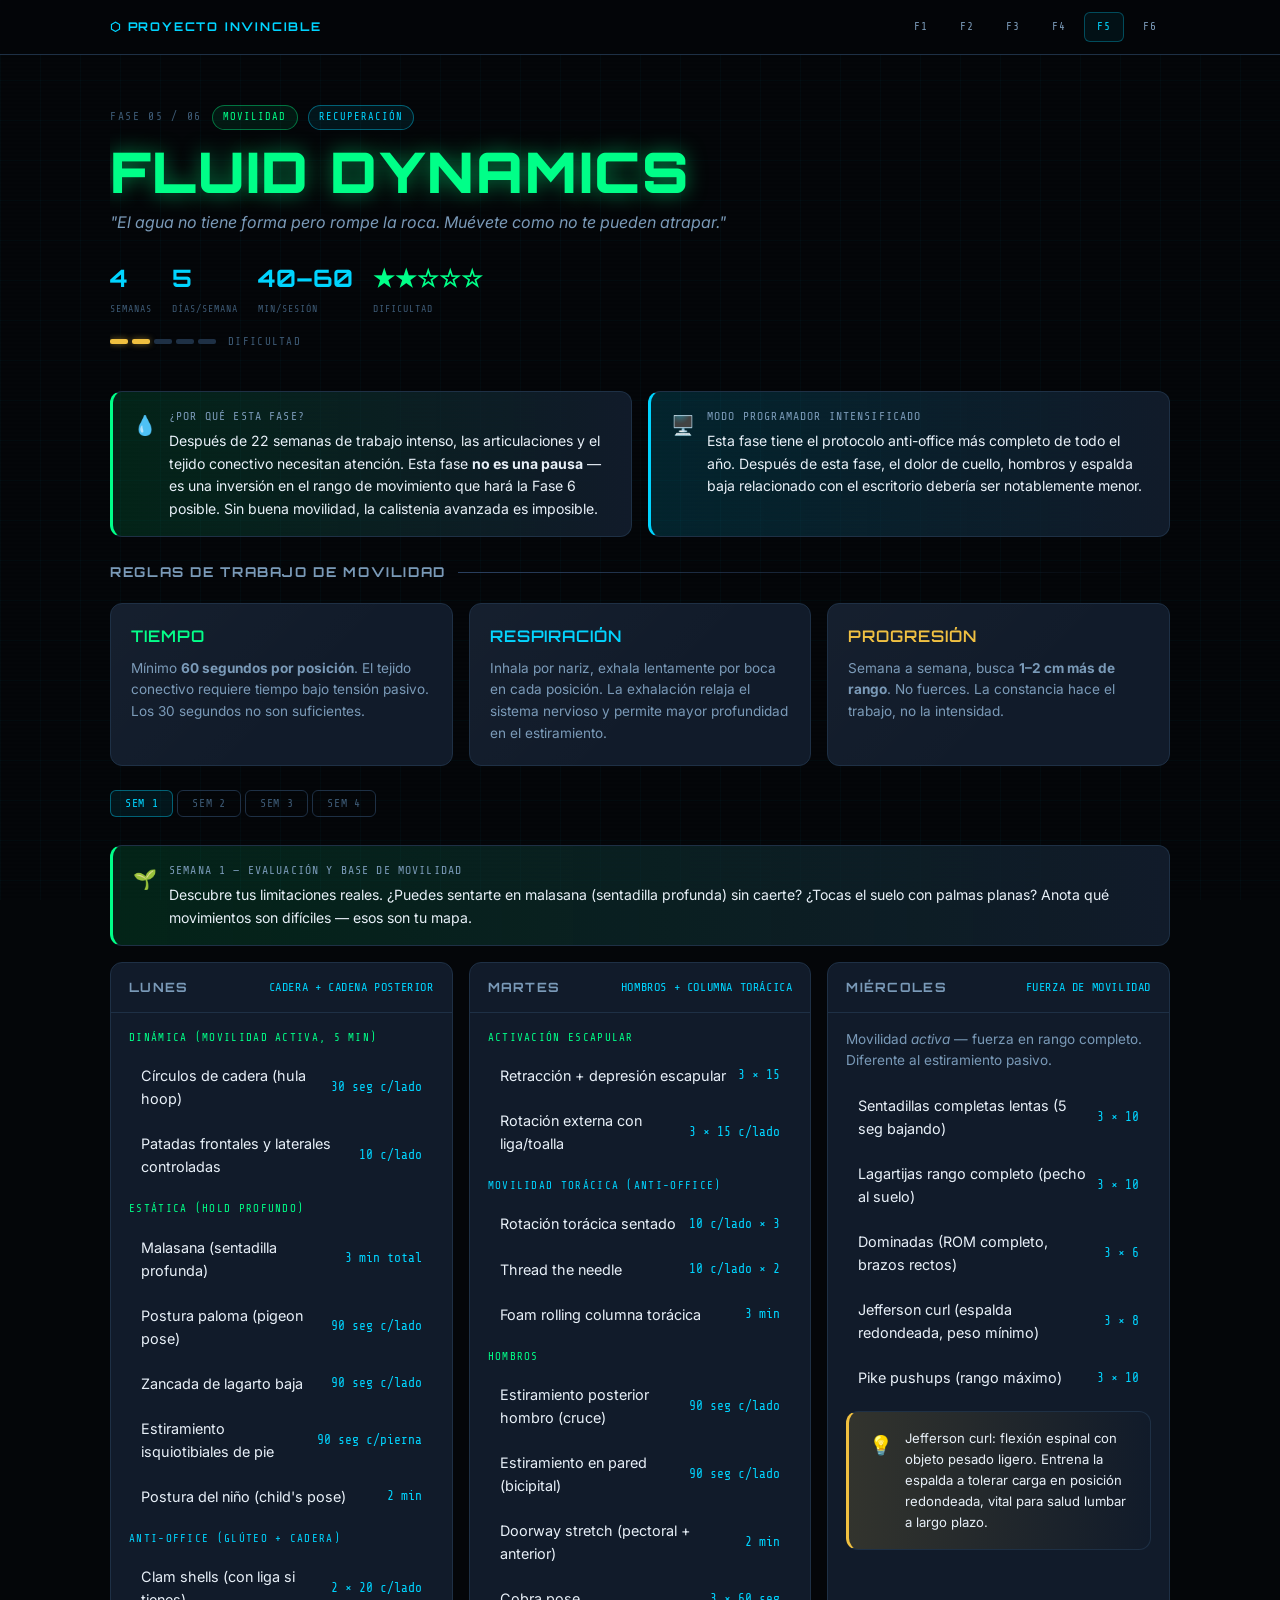
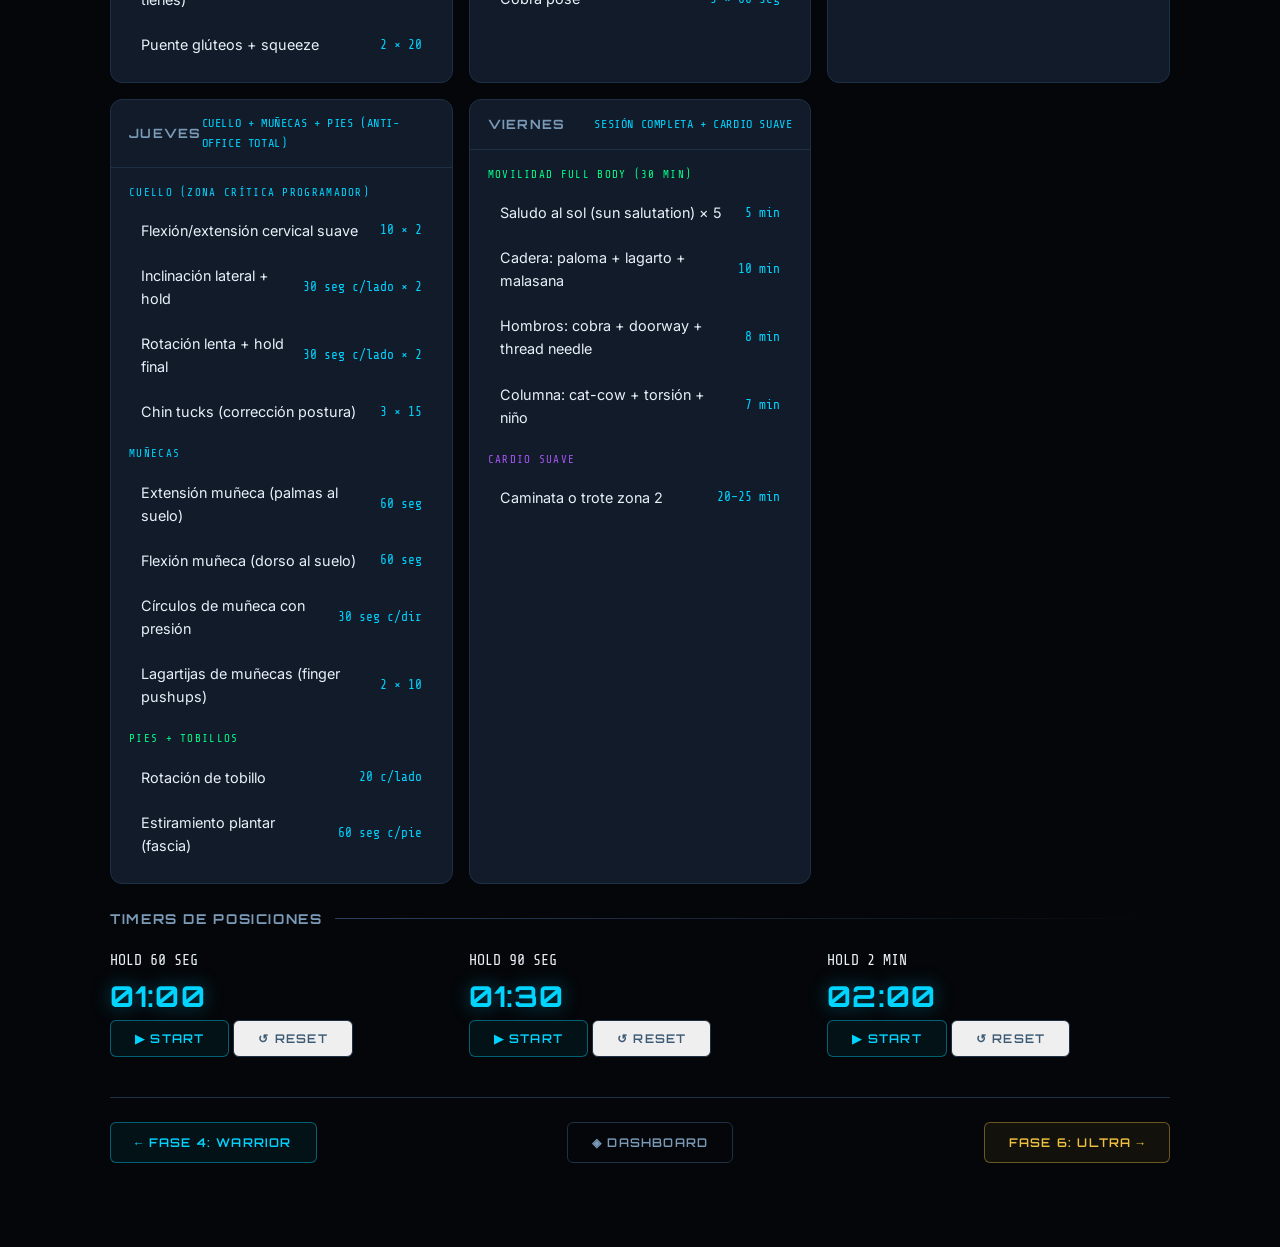
<file: phases/fase5.html>
<!DOCTYPE html>
<html lang="es">
<head>
  <meta charset="UTF-8">
  <meta name="viewport" content="width=device-width, initial-scale=1.0">
  <meta name="phase" content="5">
  <title>PROYECTO INVINCIBLE — FASE 5: FLUID DYNAMICS</title>
  <link rel="stylesheet" href="../css/global.css">
  <link rel="stylesheet" href="../css/animations.css">
  <link rel="stylesheet" href="../css/phase.css">
</head>
<body class="phase-page">

<nav class="phase-nav">
  <div class="phase-nav-inner">
    <a href="../index.html" class="nav-brand">⬡ PROYECTO INVINCIBLE</a>
    <div class="nav-links">
      <a href="fase1.html" class="nav-link">F1</a>
      <a href="fase2.html" class="nav-link">F2</a>
      <a href="fase3.html" class="nav-link">F3</a>
      <a href="fase4.html" class="nav-link">F4</a>
      <a href="fase5.html" class="nav-link active">F5</a>
      <a href="fase6.html" class="nav-link">F6</a>
    </div>
  </div>
</nav>

<div class="container">

  <header class="phase-header">
    <div class="phase-meta stagger">
      <span class="phase-number">FASE 05 / 06</span>
      <span class="badge badge--green">MOVILIDAD</span>
      <span class="badge badge--cyan">RECUPERACIÓN</span>
    </div>
    <h1 class="phase-title glow-green">FLUID DYNAMICS</h1>
    <p class="phase-subtitle">"El agua no tiene forma pero rompe la roca. Muévete como no te pueden atrapar."</p>
    <div class="phase-stats-row stagger">
      <div class="phase-stat"><span class="phase-stat__value">4</span><span class="phase-stat__label">Semanas</span></div>
      <div class="phase-stat"><span class="phase-stat__value">5</span><span class="phase-stat__label">Días/Semana</span></div>
      <div class="phase-stat"><span class="phase-stat__value">40–60</span><span class="phase-stat__label">Min/Sesión</span></div>
      <div class="phase-stat"><span class="phase-stat__value" style="color:var(--green)">★★☆☆☆</span><span class="phase-stat__label">Dificultad</span></div>
    </div>
    <div class="flex gap-3 mt-4">
      <div class="difficulty-meter" data-difficulty="2"></div>
      <span class="label" style="margin-top:1px">DIFICULTAD</span>
    </div>
  </header>

  <!-- CONTEXTO -->
  <div class="grid-2 mb-6 stagger">
    <div class="info-box info-box--green">
      <span class="info-box__icon">💧</span>
      <div>
        <p class="info-box__title">¿POR QUÉ ESTA FASE?</p>
        <p class="info-box__text">Después de 22 semanas de trabajo intenso, las articulaciones y el tejido conectivo necesitan atención. Esta fase <strong>no es una pausa</strong> — es una inversión en el rango de movimiento que hará la Fase 6 posible. Sin buena movilidad, la calistenia avanzada es imposible.</p>
      </div>
    </div>
    <div class="info-box info-box--cyan">
      <span class="info-box__icon">🖥️</span>
      <div>
        <p class="info-box__title">MODO PROGRAMADOR INTENSIFICADO</p>
        <p class="info-box__text">Esta fase tiene el protocolo anti-office más completo de todo el año. Después de esta fase, el dolor de cuello, hombros y espalda baja relacionado con el escritorio debería ser notablemente menor.</p>
      </div>
    </div>
  </div>

  <!-- REGLAS DE MOVILIDAD -->
  <section class="mb-6">
    <div class="section-header"><span class="section-title">REGLAS DE TRABAJO DE MOVILIDAD</span></div>
    <div class="grid-3 stagger">
      <div class="card">
        <p class="heading-md mb-2" style="color:var(--green)">TIEMPO</p>
        <p style="font-size:0.85rem;color:var(--text-dim)">Mínimo <strong>60 segundos por posición</strong>. El tejido conectivo requiere tiempo bajo tensión pasivo. Los 30 segundos no son suficientes.</p>
      </div>
      <div class="card">
        <p class="heading-md mb-2" style="color:var(--cyan)">RESPIRACIÓN</p>
        <p style="font-size:0.85rem;color:var(--text-dim)">Inhala por nariz, exhala lentamente por boca en cada posición. La exhalación relaja el sistema nervioso y permite mayor profundidad en el estiramiento.</p>
      </div>
      <div class="card">
        <p class="heading-md mb-2" style="color:var(--gold)">PROGRESIÓN</p>
        <p style="font-size:0.85rem;color:var(--text-dim)">Semana a semana, busca <strong>1–2 cm más de rango</strong>. No fuerces. La constancia hace el trabajo, no la intensidad.</p>
      </div>
    </div>
  </section>

  <!-- WEEK TABS -->
  <div class="week-tabs">
    <button class="week-tab active" data-week="1" onclick="showWeek(1)">SEM 1</button>
    <button class="week-tab" data-week="2" onclick="showWeek(2)">SEM 2</button>
    <button class="week-tab" data-week="3" onclick="showWeek(3)">SEM 3</button>
    <button class="week-tab" data-week="4" onclick="showWeek(4)">SEM 4</button>
  </div>

  <!-- SEMANA 1 -->
  <div id="week-1" class="week-content">
    <div class="info-box info-box--green mb-4">
      <span class="info-box__icon">🌱</span>
      <div>
        <p class="info-box__title">SEMANA 1 — EVALUACIÓN Y BASE DE MOVILIDAD</p>
        <p class="info-box__text">Descubre tus limitaciones reales. ¿Puedes sentarte en malasana (sentadilla profunda) sin caerte? ¿Tocas el suelo con palmas planas? Anota qué movimientos son difíciles — esos son tu mapa.</p>
      </div>
    </div>
    <div class="grid-auto stagger">

      <div class="day-card">
        <div class="day-card__header">
          <span class="day-card__day">LUNES</span>
          <span class="day-card__focus">CADERA + CADENA POSTERIOR</span>
        </div>
        <div class="day-card__body">
          <p class="label mb-2" style="color:var(--green)">DINÁMICA (movilidad activa, 5 min)</p>
          <ul class="exercise-list">
            <li><span>Círculos de cadera (hula hoop)</span><span class="ex-reps">30 seg c/lado</span></li>
            <li><span>Patadas frontales y laterales controladas</span><span class="ex-reps">10 c/lado</span></li>
          </ul>
          <p class="label mb-2 mt-3" style="color:var(--green)">ESTÁTICA (hold profundo)</p>
          <ul class="exercise-list">
            <li><span>Malasana (sentadilla profunda)</span><span class="ex-reps">3 min total</span></li>
            <li><span>Postura paloma (pigeon pose)</span><span class="ex-reps">90 seg c/lado</span></li>
            <li><span>Zancada de lagarto baja</span><span class="ex-reps">90 seg c/lado</span></li>
            <li><span>Estiramiento isquiotibiales de pie</span><span class="ex-reps">90 seg c/pierna</span></li>
            <li><span>Postura del niño (child's pose)</span><span class="ex-reps">2 min</span></li>
          </ul>
          <p class="label mb-2 mt-3" style="color:var(--cyan)">ANTI-OFFICE (glúteo + cadera)</p>
          <ul class="exercise-list">
            <li><span>Clam shells (con liga si tienes)</span><span class="ex-reps">2 × 20 c/lado</span></li>
            <li><span>Puente glúteos + squeeze</span><span class="ex-reps">2 × 20</span></li>
          </ul>
        </div>
      </div>

      <div class="day-card">
        <div class="day-card__header">
          <span class="day-card__day">MARTES</span>
          <span class="day-card__focus">HOMBROS + COLUMNA TORÁCICA</span>
        </div>
        <div class="day-card__body">
          <p class="label mb-2" style="color:var(--green)">ACTIVACIÓN ESCAPULAR</p>
          <ul class="exercise-list">
            <li><span>Retracción + depresión escapular</span><span class="ex-reps">3 × 15</span></li>
            <li><span>Rotación externa con liga/toalla</span><span class="ex-reps">3 × 15 c/lado</span></li>
          </ul>
          <p class="label mb-2 mt-3" style="color:var(--cyan)">MOVILIDAD TORÁCICA (ANTI-OFFICE)</p>
          <ul class="exercise-list">
            <li><span>Rotación torácica sentado</span><span class="ex-reps">10 c/lado × 3</span></li>
            <li><span>Thread the needle</span><span class="ex-reps">10 c/lado × 2</span></li>
            <li><span>Foam rolling columna torácica</span><span class="ex-reps">3 min</span></li>
          </ul>
          <p class="label mb-2 mt-3" style="color:var(--green)">HOMBROS</p>
          <ul class="exercise-list">
            <li><span>Estiramiento posterior hombro (cruce)</span><span class="ex-reps">90 seg c/lado</span></li>
            <li><span>Estiramiento en pared (bicipital)</span><span class="ex-reps">90 seg c/lado</span></li>
            <li><span>Doorway stretch (pectoral + anterior)</span><span class="ex-reps">2 min</span></li>
            <li><span>Cobra pose</span><span class="ex-reps">3 × 60 seg</span></li>
          </ul>
        </div>
      </div>

      <div class="day-card">
        <div class="day-card__header">
          <span class="day-card__day">MIÉRCOLES</span>
          <span class="day-card__focus">FUERZA DE MOVILIDAD</span>
        </div>
        <div class="day-card__body">
          <p style="font-size:0.85rem;color:var(--text-dim);margin-bottom:12px">Movilidad <em>activa</em> — fuerza en rango completo. Diferente al estiramiento pasivo.</p>
          <ul class="exercise-list">
            <li><span>Sentadillas completas lentas (5 seg bajando)</span><span class="ex-reps">3 × 10</span></li>
            <li><span>Lagartijas rango completo (pecho al suelo)</span><span class="ex-reps">3 × 10</span></li>
            <li><span>Dominadas (ROM completo, brazos rectos)</span><span class="ex-reps">3 × 6</span></li>
            <li><span>Jefferson curl (espalda redondeada, peso mínimo)</span><span class="ex-reps">3 × 8</span></li>
            <li><span>Pike pushups (rango máximo)</span><span class="ex-reps">3 × 10</span></li>
          </ul>
          <div class="info-box info-box--gold mt-3">
            <span class="info-box__icon">💡</span>
            <div><p class="info-box__text" style="font-size:0.82rem">Jefferson curl: flexión espinal con objeto pesado ligero. Entrena la espalda a tolerar carga en posición redondeada, vital para salud lumbar a largo plazo.</p></div>
          </div>
        </div>
      </div>

      <div class="day-card">
        <div class="day-card__header">
          <span class="day-card__day">JUEVES</span>
          <span class="day-card__focus">CUELLO + MUÑECAS + PIES (ANTI-OFFICE TOTAL)</span>
        </div>
        <div class="day-card__body">
          <p class="label mb-2" style="color:var(--cyan)">CUELLO (ZONA CRÍTICA PROGRAMADOR)</p>
          <ul class="exercise-list">
            <li><span>Flexión/extensión cervical suave</span><span class="ex-reps">10 × 2</span></li>
            <li><span>Inclinación lateral + hold</span><span class="ex-reps">30 seg c/lado × 2</span></li>
            <li><span>Rotación lenta + hold final</span><span class="ex-reps">30 seg c/lado × 2</span></li>
            <li><span>Chin tucks (corrección postura)</span><span class="ex-reps">3 × 15</span></li>
          </ul>
          <p class="label mb-2 mt-3" style="color:var(--cyan)">MUÑECAS</p>
          <ul class="exercise-list">
            <li><span>Extensión muñeca (palmas al suelo)</span><span class="ex-reps">60 seg</span></li>
            <li><span>Flexión muñeca (dorso al suelo)</span><span class="ex-reps">60 seg</span></li>
            <li><span>Círculos de muñeca con presión</span><span class="ex-reps">30 seg c/dir</span></li>
            <li><span>Lagartijas de muñecas (finger pushups)</span><span class="ex-reps">2 × 10</span></li>
          </ul>
          <p class="label mb-2 mt-3" style="color:var(--green)">PIES + TOBILLOS</p>
          <ul class="exercise-list">
            <li><span>Rotación de tobillo</span><span class="ex-reps">20 c/lado</span></li>
            <li><span>Estiramiento plantar (fascia)</span><span class="ex-reps">60 seg c/pie</span></li>
          </ul>
        </div>
      </div>

      <div class="day-card">
        <div class="day-card__header">
          <span class="day-card__day">VIERNES</span>
          <span class="day-card__focus">SESIÓN COMPLETA + CARDIO SUAVE</span>
        </div>
        <div class="day-card__body">
          <p class="label mb-2" style="color:var(--green)">MOVILIDAD FULL BODY (30 min)</p>
          <ul class="exercise-list">
            <li><span>Saludo al sol (sun salutation) × 5</span><span class="ex-reps">5 min</span></li>
            <li><span>Cadera: paloma + lagarto + malasana</span><span class="ex-reps">10 min</span></li>
            <li><span>Hombros: cobra + doorway + thread needle</span><span class="ex-reps">8 min</span></li>
            <li><span>Columna: cat-cow + torsión + niño</span><span class="ex-reps">7 min</span></li>
          </ul>
          <p class="label mb-2 mt-3" style="color:var(--purple)">CARDIO SUAVE</p>
          <ul class="exercise-list">
            <li><span>Caminata o trote zona 2</span><span class="ex-reps">20–25 min</span></li>
          </ul>
        </div>
      </div>

    </div>
  </div>

  <!-- SEMANA 2 -->
  <div id="week-2" class="week-content" style="display:none">
    <div class="info-box info-box--green mb-4">
      <span class="info-box__icon">📈</span>
      <div>
        <p class="info-box__title">SEMANA 2 — PROFUNDIZACIÓN</p>
        <p class="info-box__text">Aumenta el tiempo de hold a 2 min por posición. Introduce el squat profundo con talones elevados si aún no llegas al fondo. Agrega la "pausa de respiración" — 3 respiraciones profundas por posición antes de salir.</p>
      </div>
    </div>
    <div class="grid-auto stagger">
      <div class="day-card">
        <div class="day-card__header"><span class="day-card__day">LUNES</span><span class="day-card__focus">CADERA AVANZADA</span></div>
        <div class="day-card__body">
          <ul class="exercise-list">
            <li><span>Malasana (más profunda)</span><span class="ex-reps">4 min total</span></li>
            <li><span>Splits 90/90 (piernas en L)</span><span class="ex-reps">2 min c/lado</span></li>
            <li><span>Paloma profunda</span><span class="ex-reps">2 min c/lado</span></li>
            <li><span>Lagarto + rotación de cadera</span><span class="ex-reps">90 seg c/lado</span></li>
            <li><span>Sentadilla estiramiento activo</span><span class="ex-reps">20 reps lentas</span></li>
          </ul>
        </div>
      </div>
      <div class="day-card">
        <div class="day-card__header"><span class="day-card__day">MARTES</span><span class="day-card__focus">HOMBROS + ESPALDA</span></div>
        <div class="day-card__body">
          <ul class="exercise-list">
            <li><span>Rotación interna/externa hombro (liga)</span><span class="ex-reps">3 × 20 c/lado</span></li>
            <li><span>Doorway stretch avanzado</span><span class="ex-reps">2 min</span></li>
            <li><span>Puppy pose (hombros profundo)</span><span class="ex-reps">2 min</span></li>
            <li><span>Rotación torácica con foam roller</span><span class="ex-reps">3 min</span></li>
            <li><span>Cobra → upward dog</span><span class="ex-reps">3 × 60 seg</span></li>
          </ul>
        </div>
      </div>
      <div class="day-card">
        <div class="day-card__header"><span class="day-card__day">MIÉ</span><span class="day-card__focus">FUERZA MOVILIDAD + SKILL INTRO</span></div>
        <div class="day-card__body">
          <ul class="exercise-list">
            <li><span>Crow pose (cuervo) — intro</span><span class="ex-reps">4 × 15 seg</span></li>
            <li><span>L-sit en suelo (piernas dobladas)</span><span class="ex-reps">4 × 10 seg</span></li>
            <li><span>Pike press negativo</span><span class="ex-reps">3 × 5</span></li>
            <li><span>Sentadilla pistol asistida (intro)</span><span class="ex-reps">3 × 5 c/pierna</span></li>
          </ul>
          <div class="info-box info-box--cyan mt-3">
            <span class="info-box__icon">⚡</span>
            <div><p class="info-box__text" style="font-size:0.82rem">Estas son las habilidades que desarrollarás en la Fase 6. Esta semana es solo exploración — sin presión de completarlas.</p></div>
          </div>
        </div>
      </div>
      <div class="day-card">
        <div class="day-card__header"><span class="day-card__day">JUE</span><span class="day-card__focus">ANTI-OFFICE PROFUNDO</span></div>
        <div class="day-card__body">
          <ul class="exercise-list">
            <li><span>Chin tucks + extensión cervical</span><span class="ex-reps">3 × 15</span></li>
            <li><span>Estiramiento escaleno (cuello lateral)</span><span class="ex-reps">2 min c/lado</span></li>
            <li><span>Pec stretch + forward fold</span><span class="ex-reps">2 min c/u</span></li>
            <li><span>Hip flexor stretch profundo</span><span class="ex-reps">2 min c/lado</span></li>
            <li><span>Muñecas: protocolo completo</span><span class="ex-reps">5 min</span></li>
          </ul>
        </div>
      </div>
      <div class="day-card">
        <div class="day-card__header"><span class="day-card__day">VIE</span><span class="day-card__focus">SESIÓN FLUIDA COMPLETA</span></div>
        <div class="day-card__body">
          <ul class="exercise-list">
            <li><span>Sun salutation × 8</span><span class="ex-reps">8 min</span></li>
            <li><span>Cadera + hamstrings profundo</span><span class="ex-reps">12 min</span></li>
            <li><span>Hombros + torácica</span><span class="ex-reps">10 min</span></li>
            <li><span>Caminata o trote suave</span><span class="ex-reps">25 min</span></li>
          </ul>
        </div>
      </div>
    </div>
  </div>

  <!-- SEMANA 3 -->
  <div id="week-3" class="week-content" style="display:none">
    <div class="info-box info-box--cyan mb-4">
      <span class="info-box__icon">🌊</span>
      <div>
        <p class="info-box__title">SEMANA 3 — INTEGRACIÓN FUERZA + MOVILIDAD</p>
        <p class="info-box__text">Esta semana combinas movilidad con trabajo de habilidad. Mayor tiempo en crow pose, L-sit y pistol squat asistido. El cuerpo empieza a "entender" los patrones de la Fase 6.</p>
      </div>
    </div>
    <div class="grid-auto stagger">
      <div class="day-card">
        <div class="day-card__header"><span class="day-card__day">LUN</span><span class="day-card__focus">CADERA MÁXIMO RANGO</span></div>
        <div class="day-card__body">
          <ul class="exercise-list">
            <li><span>Malasana con pared (soporte)</span><span class="ex-reps">5 min</span></li>
            <li><span>Paloma + rotación activa de cadera</span><span class="ex-reps">2 min c/lado</span></li>
            <li><span>Splits 90/90 → transición</span><span class="ex-reps">5 min</span></li>
            <li><span>Sentadilla pistol asistida negativa</span><span class="ex-reps">3 × 5 c/pierna</span></li>
          </ul>
        </div>
      </div>
      <div class="day-card">
        <div class="day-card__header"><span class="day-card__day">MAR</span><span class="day-card__focus">HOMBROS + SKILL</span></div>
        <div class="day-card__body">
          <ul class="exercise-list">
            <li><span>Puppy pose → cobra → upward dog</span><span class="ex-reps">5 rondas</span></li>
            <li><span>Crow pose</span><span class="ex-reps">5 × 20 seg</span></li>
            <li><span>L-sit piernas dobladas</span><span class="ex-reps">5 × 15 seg</span></li>
            <li><span>Pike press negativo</span><span class="ex-reps">3 × 6</span></li>
          </ul>
        </div>
      </div>
      <div class="day-card">
        <div class="day-card__header"><span class="day-card__day">MIÉ–JUE</span><span class="day-card__focus">ANTI-OFFICE + CARDIO</span></div>
        <div class="day-card__body">
          <ul class="exercise-list">
            <li><span>Protocolo anti-office completo</span><span class="ex-reps">30 min</span></li>
            <li><span>Trote zona 2</span><span class="ex-reps">25–30 min</span></li>
          </ul>
        </div>
      </div>
      <div class="day-card">
        <div class="day-card__header"><span class="day-card__day">VIE</span><span class="day-card__focus">EVALUACIÓN DE MOVILIDAD</span></div>
        <div class="day-card__body">
          <p class="label mb-2" style="color:var(--green)">MIDE TU PROGRESO vs SEMANA 1:</p>
          <ul class="exercise-list">
            <li><span>¿Llegas más profundo en malasana?</span><span class="ex-reps">Anota</span></li>
            <li><span>¿Más rotación torácica?</span><span class="ex-reps">Anota</span></li>
            <li><span>¿Hombros más sueltos?</span><span class="ex-reps">Anota</span></li>
            <li><span>¿Dolor de cuello/espalda reducido?</span><span class="ex-reps">Anota</span></li>
          </ul>
        </div>
      </div>
    </div>
  </div>

  <!-- SEMANA 4 -->
  <div id="week-4" class="week-content" style="display:none">
    <div class="info-box info-box--cyan mb-4">
      <span class="info-box__icon">🚀</span>
      <div>
        <p class="info-box__title">SEMANA 4 — PUENTE HACIA LA FASE 6</p>
        <p class="info-box__text">Última semana de movilidad intensa. Enfócate en los movimientos pre-requisito de la Fase 6: crow pose sólido, L-sit 20 seg, sentadilla pistol asistida fluida. El sábado es el TEST de movilidad.</p>
      </div>
    </div>
    <div class="grid-auto stagger">
      <div class="day-card">
        <div class="day-card__header"><span class="day-card__day">LUN–JUE</span><span class="day-card__focus">PROTOCOLO COMPLETO</span></div>
        <div class="day-card__body">
          <p style="color:var(--text-dim);font-size:0.88rem;margin-bottom:12px">Repite el mejor protocolo de semana 3 para cada día. Añade 30 seg a cada hold estático.</p>
          <ul class="exercise-list">
            <li><span>Crow pose objetivo</span><span class="ex-reps">5 × 25 seg</span></li>
            <li><span>L-sit objetivo</span><span class="ex-reps">5 × 20 seg</span></li>
            <li><span>Pistol squat asistido</span><span class="ex-reps">3 × 6 c/pierna</span></li>
          </ul>
        </div>
      </div>
      <div class="day-card" style="border-color:rgba(0,255,136,0.4)">
        <div class="day-card__header"><span class="day-card__day">VIERNES</span><span class="day-card__focus" style="color:var(--green)">TEST DE MOVILIDAD</span></div>
        <div class="day-card__body">
          <p class="label mb-2" style="color:var(--green)">MÉTRICAS FINALES FASE 5</p>
          <ul class="exercise-list">
            <li><span>Malasana sin soporte</span><span class="ex-reps">¿Cuánto tiempo?</span></li>
            <li><span>Crow pose</span><span class="ex-reps">¿Cuántos segundos?</span></li>
            <li><span>L-sit (piernas dobladas)</span><span class="ex-reps">¿Cuántos segundos?</span></li>
            <li><span>Tocar suelo con palmas (piernas rectas)</span><span class="ex-reps">¿Sí / No?</span></li>
          </ul>
          <div class="info-box info-box--green mt-3">
            <span class="info-box__icon">✓</span>
            <div>
              <p class="info-box__title">LISTO PARA FASE 6 SI:</p>
              <p class="info-box__text">Crow pose ≥ 20 seg · L-sit ≥ 15 seg · Sin dolor de hombros en pike · Malasana ≥ 2 min</p>
            </div>
          </div>
        </div>
      </div>
    </div>
  </div>

  <!-- TIMERS MOVILIDAD -->
  <section class="mt-6">
    <div class="section-header"><span class="section-title">TIMERS DE POSICIONES</span></div>
    <div class="grid-3">
      <div data-timer="60" data-label="HOLD 60 SEG" data-mode="countdown"></div>
      <div data-timer="90" data-label="HOLD 90 SEG" data-mode="countdown"></div>
      <div data-timer="120" data-label="HOLD 2 MIN" data-mode="countdown"></div>
    </div>
  </section>

  <div id="footer-nav"></div>

</div>

<script src="../js/app.js"></script>
<script src="../js/progress.js"></script>
<script src="../js/timers.js"></script>
<script src="../js/navigation.js"></script>
<script>
  function showWeek(num) {
    document.querySelectorAll('.week-content').forEach(el => el.style.display = 'none');
    document.querySelectorAll('.week-tab').forEach(el => el.classList.remove('active'));
    document.getElementById('week-' + num).style.display = '';
    document.querySelector(`[data-week="${num}"]`).classList.add('active');
  }
</script>
</body>
</html>
</file>
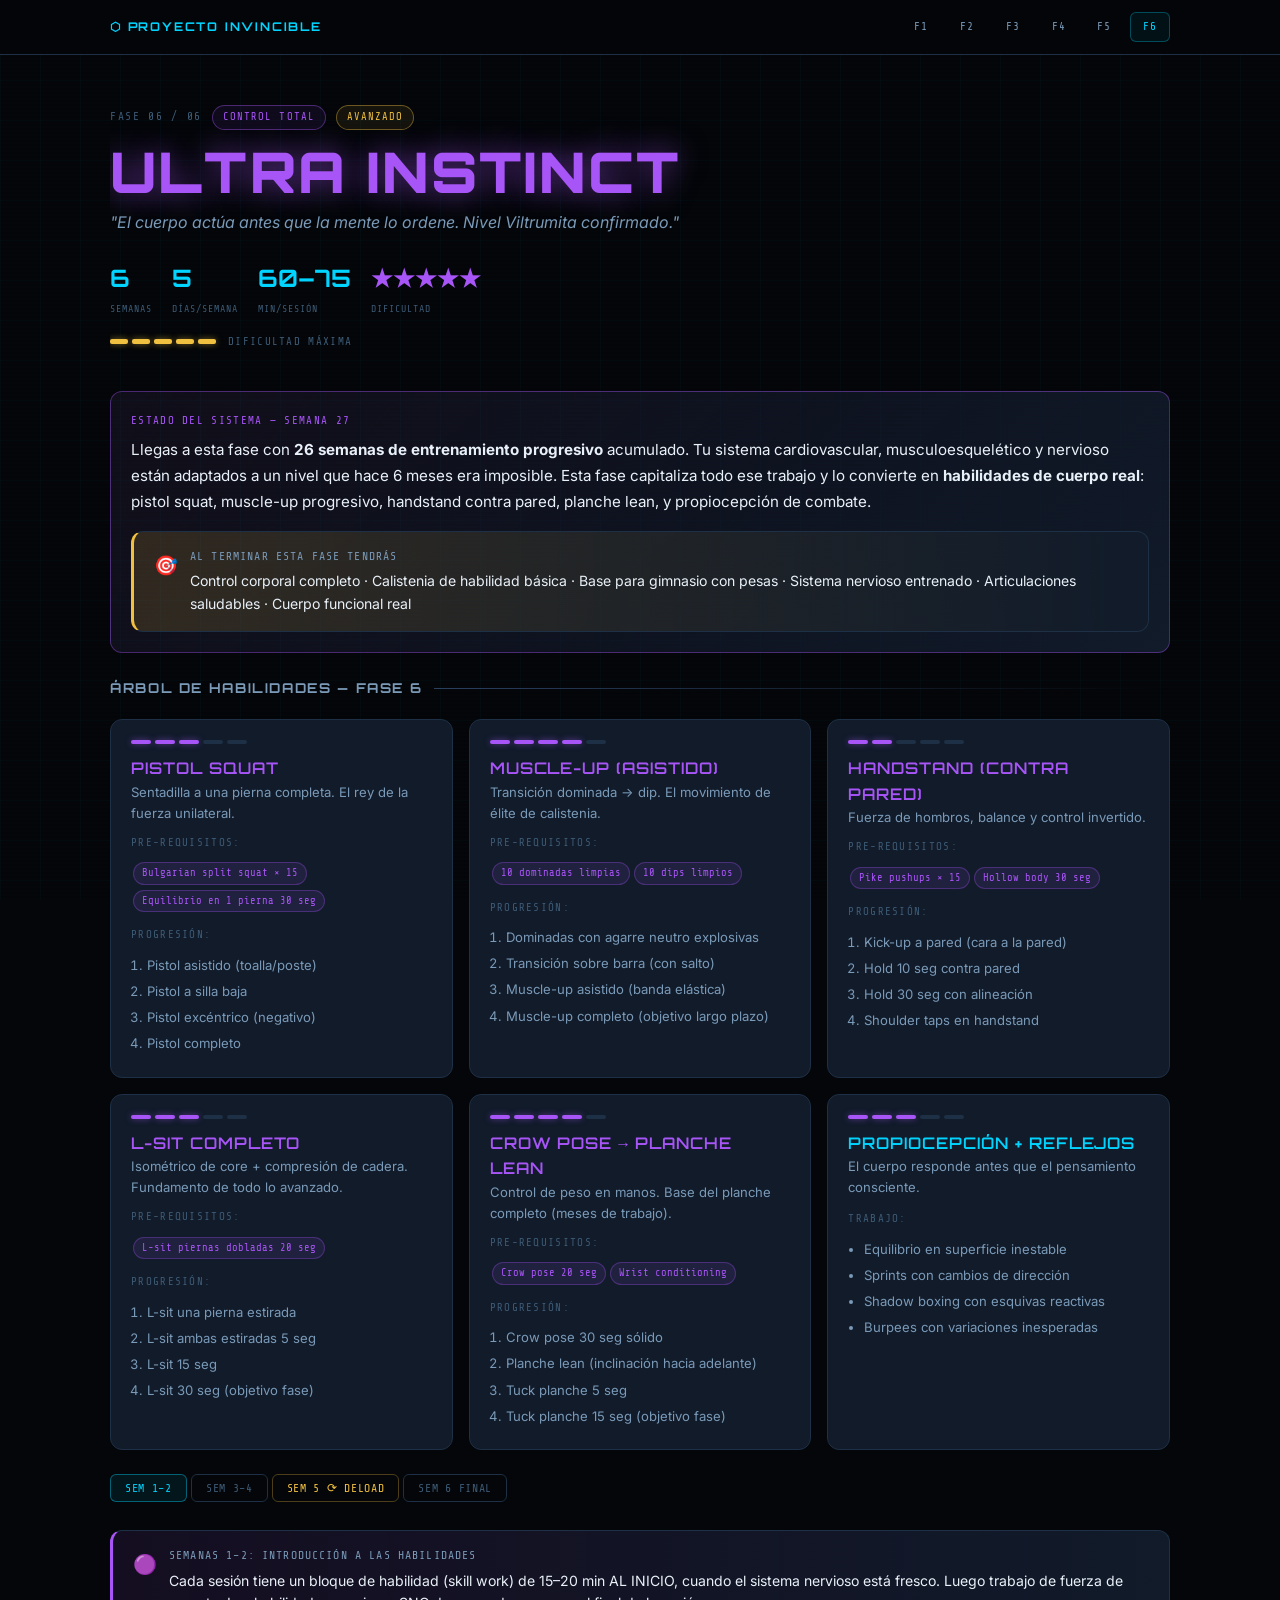
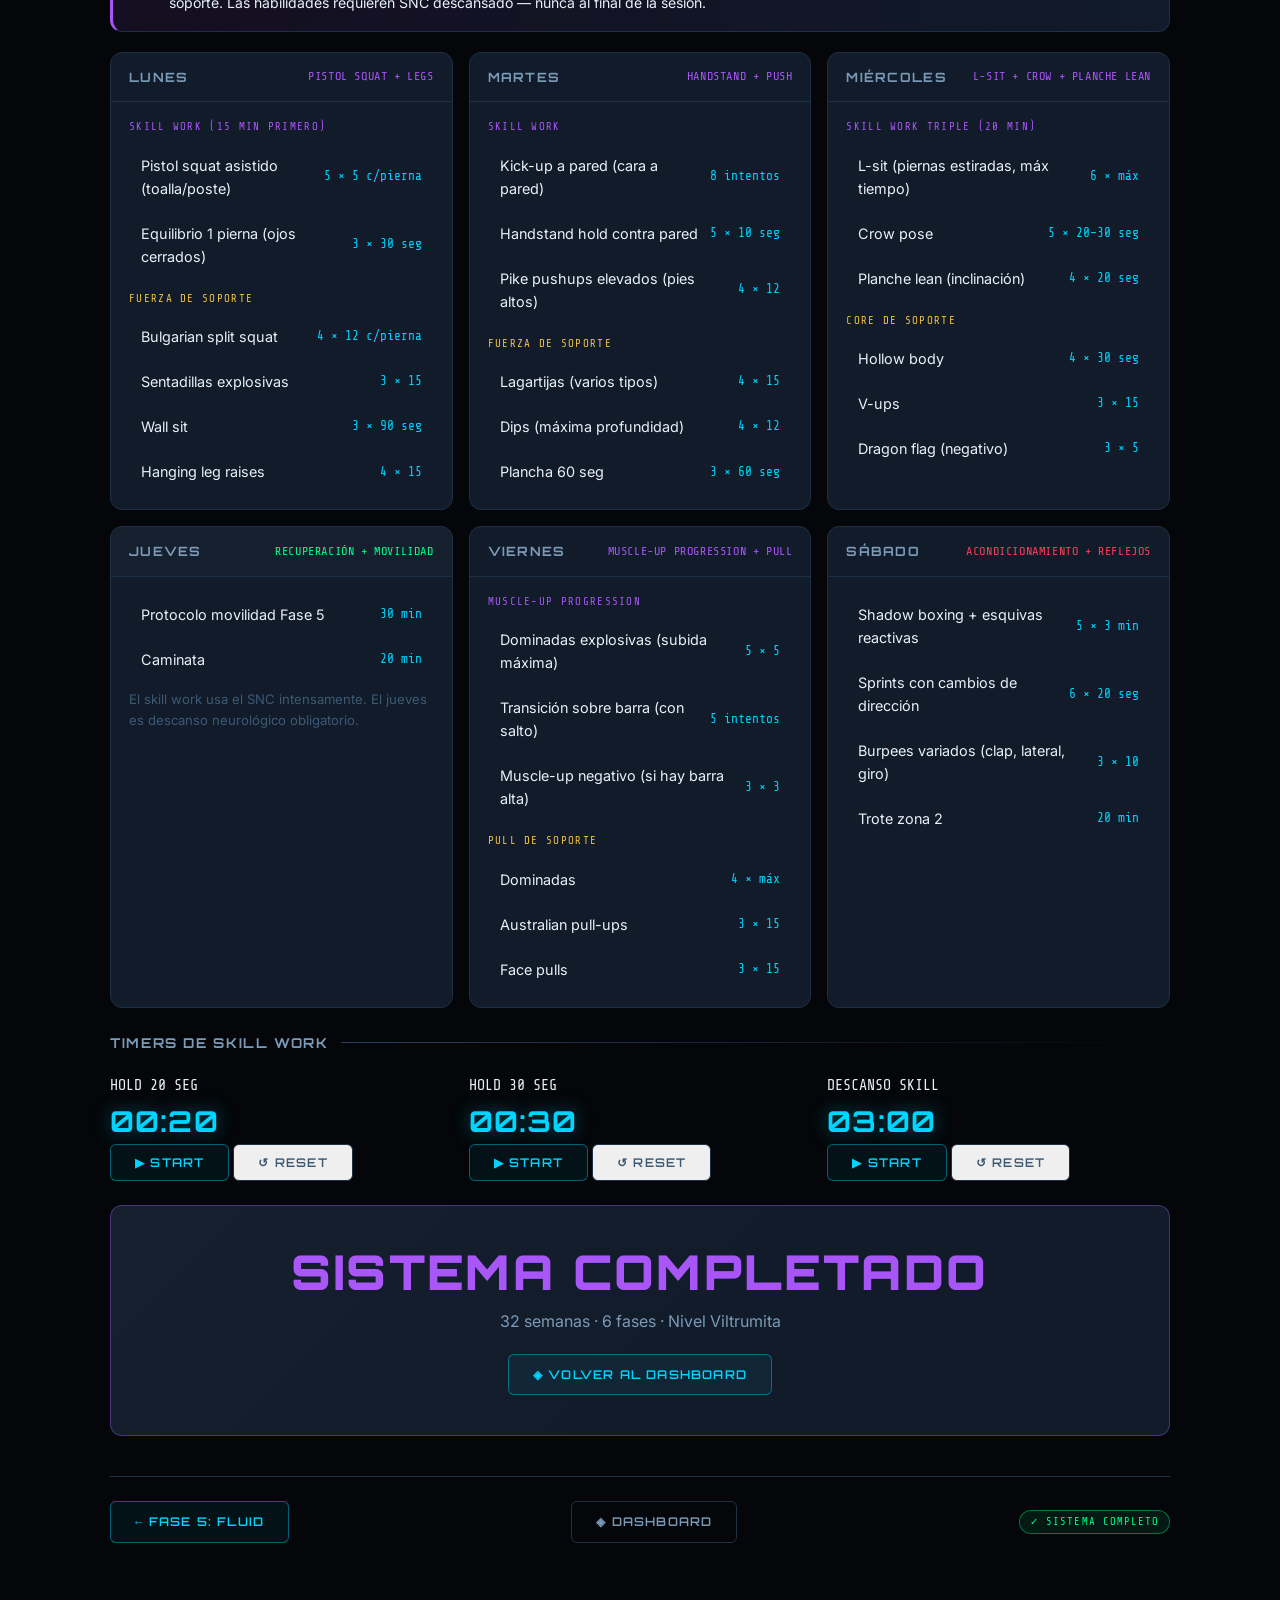
<file: phases/fase6.html>
<!DOCTYPE html>
<html lang="es">
<head>
  <meta charset="UTF-8">
  <meta name="viewport" content="width=device-width, initial-scale=1.0">
  <meta name="phase" content="6">
  <title>PROYECTO INVINCIBLE — FASE 6: ULTRA INSTINCT</title>
  <link rel="stylesheet" href="../css/global.css">
  <link rel="stylesheet" href="../css/animations.css">
  <link rel="stylesheet" href="../css/phase.css">
  <style>
    .skill-card {
      background: var(--surface);
      border: 1px solid var(--border);
      border-radius: var(--r2);
      padding: 20px;
      position: relative;
      overflow: hidden;
    }
    .skill-card__level {
      display: flex;
      gap: 4px;
      margin-bottom: 12px;
    }
    .skill-pip {
      width: 20px; height: 4px;
      border-radius: 2px;
      background: var(--border);
    }
    .skill-pip.active { background: var(--purple); box-shadow: 0 0 6px rgba(168,85,247,0.5); }
    .req-tag {
      display: inline-flex;
      align-items: center;
      gap: 4px;
      font-family: var(--font-mono);
      font-size: 0.65rem;
      padding: 2px 8px;
      background: rgba(168,85,247,0.1);
      border: 1px solid rgba(168,85,247,0.3);
      border-radius: 20px;
      color: var(--purple);
      margin: 2px;
    }
  </style>
</head>
<body class="phase-page">

<nav class="phase-nav">
  <div class="phase-nav-inner">
    <a href="../index.html" class="nav-brand">⬡ PROYECTO INVINCIBLE</a>
    <div class="nav-links">
      <a href="fase1.html" class="nav-link">F1</a>
      <a href="fase2.html" class="nav-link">F2</a>
      <a href="fase3.html" class="nav-link">F3</a>
      <a href="fase4.html" class="nav-link">F4</a>
      <a href="fase5.html" class="nav-link">F5</a>
      <a href="fase6.html" class="nav-link active">F6</a>
    </div>
  </div>
</nav>

<div class="container">

  <header class="phase-header">
    <div class="phase-meta stagger">
      <span class="phase-number">FASE 06 / 06</span>
      <span class="badge badge--purple">CONTROL TOTAL</span>
      <span class="badge badge--gold">AVANZADO</span>
    </div>
    <h1 class="phase-title" style="color:var(--purple);text-shadow:0 0 30px rgba(168,85,247,0.6)">ULTRA INSTINCT</h1>
    <p class="phase-subtitle">"El cuerpo actúa antes que la mente lo ordene. Nivel Viltrumita confirmado."</p>
    <div class="phase-stats-row stagger">
      <div class="phase-stat"><span class="phase-stat__value">6</span><span class="phase-stat__label">Semanas</span></div>
      <div class="phase-stat"><span class="phase-stat__value">5</span><span class="phase-stat__label">Días/Semana</span></div>
      <div class="phase-stat"><span class="phase-stat__value">60–75</span><span class="phase-stat__label">Min/Sesión</span></div>
      <div class="phase-stat"><span class="phase-stat__value" style="color:var(--purple)">★★★★★</span><span class="phase-stat__label">Dificultad</span></div>
    </div>
    <div class="flex gap-3 mt-4">
      <div class="difficulty-meter" data-difficulty="5"></div>
      <span class="label" style="margin-top:1px">DIFICULTAD MÁXIMA</span>
    </div>
  </header>

  <!-- CONTEXTO FINAL -->
  <div class="card mb-6 stagger" style="border-color:rgba(168,85,247,0.4);background:linear-gradient(135deg,rgba(168,85,247,0.05),var(--surface))">
    <p class="label mb-2" style="color:var(--purple)">ESTADO DEL SISTEMA — SEMANA 27</p>
    <p style="font-size:0.95rem;color:var(--text);line-height:1.7;margin-bottom:16px">
      Llegas a esta fase con <strong>26 semanas de entrenamiento progresivo</strong> acumulado. Tu sistema cardiovascular, musculoesquelético y nervioso están adaptados a un nivel que hace 6 meses era imposible. Esta fase capitaliza todo ese trabajo y lo convierte en <strong>habilidades de cuerpo real</strong>: pistol squat, muscle-up progresivo, handstand contra pared, planche lean, y propiocepción de combate.
    </p>
    <div class="info-box info-box--gold">
      <span class="info-box__icon">🎯</span>
      <div>
        <p class="info-box__title">AL TERMINAR ESTA FASE TENDRÁS</p>
        <p class="info-box__text">Control corporal completo · Calistenia de habilidad básica · Base para gimnasio con pesas · Sistema nervioso entrenado · Articulaciones saludables · Cuerpo funcional real</p>
      </div>
    </div>
  </div>

  <!-- HABILIDADES A DESARROLLAR -->
  <section class="mb-6">
    <div class="section-header"><span class="section-title">ÁRBOL DE HABILIDADES — FASE 6</span></div>
    <div class="grid-auto stagger">

      <div class="skill-card">
        <div class="skill-card__level">
          <div class="skill-pip active"></div><div class="skill-pip active"></div>
          <div class="skill-pip active"></div><div class="skill-pip"></div><div class="skill-pip"></div>
        </div>
        <p class="heading-md mb-1" style="color:var(--purple)">PISTOL SQUAT</p>
        <p style="font-size:0.82rem;color:var(--text-dim);margin-bottom:10px">Sentadilla a una pierna completa. El rey de la fuerza unilateral.</p>
        <p class="label mb-2">PRE-REQUISITOS:</p>
        <div><span class="req-tag">Bulgarian split squat × 15</span><span class="req-tag">Equilibrio en 1 pierna 30 seg</span></div>
        <p class="label mt-3 mb-2">PROGRESIÓN:</p>
        <ol style="font-size:0.82rem;color:var(--text-dim);padding-left:16px;line-height:2">
          <li>Pistol asistido (toalla/poste)</li>
          <li>Pistol a silla baja</li>
          <li>Pistol excéntrico (negativo)</li>
          <li>Pistol completo</li>
        </ol>
      </div>

      <div class="skill-card">
        <div class="skill-card__level">
          <div class="skill-pip active"></div><div class="skill-pip active"></div>
          <div class="skill-pip active"></div><div class="skill-pip active"></div><div class="skill-pip"></div>
        </div>
        <p class="heading-md mb-1" style="color:var(--purple)">MUSCLE-UP (ASISTIDO)</p>
        <p style="font-size:0.82rem;color:var(--text-dim);margin-bottom:10px">Transición dominada → dip. El movimiento de élite de calistenia.</p>
        <p class="label mb-2">PRE-REQUISITOS:</p>
        <div><span class="req-tag">10 dominadas limpias</span><span class="req-tag">10 dips limpios</span></div>
        <p class="label mt-3 mb-2">PROGRESIÓN:</p>
        <ol style="font-size:0.82rem;color:var(--text-dim);padding-left:16px;line-height:2">
          <li>Dominadas con agarre neutro explosivas</li>
          <li>Transición sobre barra (con salto)</li>
          <li>Muscle-up asistido (banda elástica)</li>
          <li>Muscle-up completo (objetivo largo plazo)</li>
        </ol>
      </div>

      <div class="skill-card">
        <div class="skill-card__level">
          <div class="skill-pip active"></div><div class="skill-pip active"></div>
          <div class="skill-pip"></div><div class="skill-pip"></div><div class="skill-pip"></div>
        </div>
        <p class="heading-md mb-1" style="color:var(--purple)">HANDSTAND (CONTRA PARED)</p>
        <p style="font-size:0.82rem;color:var(--text-dim);margin-bottom:10px">Fuerza de hombros, balance y control invertido.</p>
        <p class="label mb-2">PRE-REQUISITOS:</p>
        <div><span class="req-tag">Pike pushups × 15</span><span class="req-tag">Hollow body 30 seg</span></div>
        <p class="label mt-3 mb-2">PROGRESIÓN:</p>
        <ol style="font-size:0.82rem;color:var(--text-dim);padding-left:16px;line-height:2">
          <li>Kick-up a pared (cara a la pared)</li>
          <li>Hold 10 seg contra pared</li>
          <li>Hold 30 seg con alineación</li>
          <li>Shoulder taps en handstand</li>
        </ol>
      </div>

      <div class="skill-card">
        <div class="skill-card__level">
          <div class="skill-pip active"></div><div class="skill-pip active"></div>
          <div class="skill-pip active"></div><div class="skill-pip"></div><div class="skill-pip"></div>
        </div>
        <p class="heading-md mb-1" style="color:var(--purple)">L-SIT COMPLETO</p>
        <p style="font-size:0.82rem;color:var(--text-dim);margin-bottom:10px">Isométrico de core + compresión de cadera. Fundamento de todo lo avanzado.</p>
        <p class="label mb-2">PRE-REQUISITOS:</p>
        <div><span class="req-tag">L-sit piernas dobladas 20 seg</span></div>
        <p class="label mt-3 mb-2">PROGRESIÓN:</p>
        <ol style="font-size:0.82rem;color:var(--text-dim);padding-left:16px;line-height:2">
          <li>L-sit una pierna estirada</li>
          <li>L-sit ambas estiradas 5 seg</li>
          <li>L-sit 15 seg</li>
          <li>L-sit 30 seg (objetivo fase)</li>
        </ol>
      </div>

      <div class="skill-card">
        <div class="skill-card__level">
          <div class="skill-pip active"></div><div class="skill-pip active"></div>
          <div class="skill-pip active"></div><div class="skill-pip active"></div><div class="skill-pip"></div>
        </div>
        <p class="heading-md mb-1" style="color:var(--purple)">CROW POSE → PLANCHE LEAN</p>
        <p style="font-size:0.82rem;color:var(--text-dim);margin-bottom:10px">Control de peso en manos. Base del planche completo (meses de trabajo).</p>
        <p class="label mb-2">PRE-REQUISITOS:</p>
        <div><span class="req-tag">Crow pose 20 seg</span><span class="req-tag">Wrist conditioning</span></div>
        <p class="label mt-3 mb-2">PROGRESIÓN:</p>
        <ol style="font-size:0.82rem;color:var(--text-dim);padding-left:16px;line-height:2">
          <li>Crow pose 30 seg sólido</li>
          <li>Planche lean (inclinación hacia adelante)</li>
          <li>Tuck planche 5 seg</li>
          <li>Tuck planche 15 seg (objetivo fase)</li>
        </ol>
      </div>

      <div class="skill-card">
        <div class="skill-card__level">
          <div class="skill-pip active"></div><div class="skill-pip active"></div>
          <div class="skill-pip active"></div><div class="skill-pip"></div><div class="skill-pip"></div>
        </div>
        <p class="heading-md mb-1" style="color:var(--cyan)">PROPIOCEPCIÓN + REFLEJOS</p>
        <p style="font-size:0.82rem;color:var(--text-dim);margin-bottom:10px">El cuerpo responde antes que el pensamiento consciente.</p>
        <p class="label mt-3 mb-2">TRABAJO:</p>
        <ul style="font-size:0.82rem;color:var(--text-dim);padding-left:16px;line-height:2;list-style:disc">
          <li>Equilibrio en superficie inestable</li>
          <li>Sprints con cambios de dirección</li>
          <li>Shadow boxing con esquivas reactivas</li>
          <li>Burpees con variaciones inesperadas</li>
        </ul>
      </div>

    </div>
  </section>

  <!-- WEEK TABS -->
  <div class="week-tabs">
    <button class="week-tab active" data-week="1" onclick="showWeek(1)">SEM 1–2</button>
    <button class="week-tab" data-week="3" onclick="showWeek(3)">SEM 3–4</button>
    <button class="week-tab deload" data-week="5" onclick="showWeek(5)">SEM 5 ⟳ DELOAD</button>
    <button class="week-tab" data-week="6" onclick="showWeek(6)">SEM 6 FINAL</button>
  </div>

  <!-- SEMANAS 1–2 -->
  <div id="week-1" class="week-content">
    <div class="info-box" style="border-left:3px solid var(--purple);background:linear-gradient(90deg,rgba(168,85,247,0.1),var(--surface));margin-bottom:20px">
      <span class="info-box__icon">🟣</span>
      <div>
        <p class="info-box__title">SEMANAS 1–2: INTRODUCCIÓN A LAS HABILIDADES</p>
        <p class="info-box__text">Cada sesión tiene un bloque de habilidad (skill work) de 15–20 min AL INICIO, cuando el sistema nervioso está fresco. Luego trabajo de fuerza de soporte. Las habilidades requieren SNC descansado — nunca al final de la sesión.</p>
      </div>
    </div>
    <div class="grid-auto stagger">

      <div class="day-card">
        <div class="day-card__header">
          <span class="day-card__day">LUNES</span>
          <span class="day-card__focus" style="color:var(--purple)">PISTOL SQUAT + LEGS</span>
        </div>
        <div class="day-card__body">
          <p class="label mb-2" style="color:var(--purple)">SKILL WORK (15 min primero)</p>
          <ul class="exercise-list">
            <li><span>Pistol squat asistido (toalla/poste)</span><span class="ex-reps">5 × 5 c/pierna</span></li>
            <li><span>Equilibrio 1 pierna (ojos cerrados)</span><span class="ex-reps">3 × 30 seg</span></li>
          </ul>
          <p class="label mb-2 mt-3" style="color:var(--gold)">FUERZA DE SOPORTE</p>
          <ul class="exercise-list">
            <li><span>Bulgarian split squat</span><span class="ex-reps">4 × 12 c/pierna</span></li>
            <li><span>Sentadillas explosivas</span><span class="ex-reps">3 × 15</span></li>
            <li><span>Wall sit</span><span class="ex-reps">3 × 90 seg</span></li>
            <li><span>Hanging leg raises</span><span class="ex-reps">4 × 15</span></li>
          </ul>
        </div>
      </div>

      <div class="day-card">
        <div class="day-card__header">
          <span class="day-card__day">MARTES</span>
          <span class="day-card__focus" style="color:var(--purple)">HANDSTAND + PUSH</span>
        </div>
        <div class="day-card__body">
          <p class="label mb-2" style="color:var(--purple)">SKILL WORK</p>
          <ul class="exercise-list">
            <li><span>Kick-up a pared (cara a pared)</span><span class="ex-reps">8 intentos</span></li>
            <li><span>Handstand hold contra pared</span><span class="ex-reps">5 × 10 seg</span></li>
            <li><span>Pike pushups elevados (pies altos)</span><span class="ex-reps">4 × 12</span></li>
          </ul>
          <p class="label mb-2 mt-3" style="color:var(--gold)">FUERZA DE SOPORTE</p>
          <ul class="exercise-list">
            <li><span>Lagartijas (varios tipos)</span><span class="ex-reps">4 × 15</span></li>
            <li><span>Dips (máxima profundidad)</span><span class="ex-reps">4 × 12</span></li>
            <li><span>Plancha 60 seg</span><span class="ex-reps">3 × 60 seg</span></li>
          </ul>
        </div>
      </div>

      <div class="day-card">
        <div class="day-card__header">
          <span class="day-card__day">MIÉRCOLES</span>
          <span class="day-card__focus" style="color:var(--purple)">L-SIT + CROW + PLANCHE LEAN</span>
        </div>
        <div class="day-card__body">
          <p class="label mb-2" style="color:var(--purple)">SKILL WORK TRIPLE (20 min)</p>
          <ul class="exercise-list">
            <li><span>L-sit (piernas estiradas, máx tiempo)</span><span class="ex-reps">6 × máx</span></li>
            <li><span>Crow pose</span><span class="ex-reps">5 × 20–30 seg</span></li>
            <li><span>Planche lean (inclinación)</span><span class="ex-reps">4 × 20 seg</span></li>
          </ul>
          <p class="label mb-2 mt-3" style="color:var(--gold)">CORE DE SOPORTE</p>
          <ul class="exercise-list">
            <li><span>Hollow body</span><span class="ex-reps">4 × 30 seg</span></li>
            <li><span>V-ups</span><span class="ex-reps">3 × 15</span></li>
            <li><span>Dragon flag (negativo)</span><span class="ex-reps">3 × 5</span></li>
          </ul>
        </div>
      </div>

      <div class="day-card day-card--rest">
        <div class="day-card__header">
          <span class="day-card__day">JUEVES</span>
          <span class="day-card__focus" style="color:var(--green)">RECUPERACIÓN + MOVILIDAD</span>
        </div>
        <div class="day-card__body">
          <ul class="exercise-list">
            <li><span>Protocolo movilidad Fase 5</span><span class="ex-reps">30 min</span></li>
            <li><span>Caminata</span><span class="ex-reps">20 min</span></li>
          </ul>
          <p style="font-size:0.82rem;color:var(--text-muted);margin-top:8px">El skill work usa el SNC intensamente. El jueves es descanso neurológico obligatorio.</p>
        </div>
      </div>

      <div class="day-card">
        <div class="day-card__header">
          <span class="day-card__day">VIERNES</span>
          <span class="day-card__focus" style="color:var(--purple)">MUSCLE-UP PROGRESSION + PULL</span>
        </div>
        <div class="day-card__body">
          <p class="label mb-2" style="color:var(--purple)">MUSCLE-UP PROGRESSION</p>
          <ul class="exercise-list">
            <li><span>Dominadas explosivas (subida máxima)</span><span class="ex-reps">5 × 5</span></li>
            <li><span>Transición sobre barra (con salto)</span><span class="ex-reps">5 intentos</span></li>
            <li><span>Muscle-up negativo (si hay barra alta)</span><span class="ex-reps">3 × 3</span></li>
          </ul>
          <p class="label mb-2 mt-3" style="color:var(--gold)">PULL DE SOPORTE</p>
          <ul class="exercise-list">
            <li><span>Dominadas</span><span class="ex-reps">4 × máx</span></li>
            <li><span>Australian pull-ups</span><span class="ex-reps">3 × 15</span></li>
            <li><span>Face pulls</span><span class="ex-reps">3 × 15</span></li>
          </ul>
        </div>
      </div>

      <div class="day-card">
        <div class="day-card__header">
          <span class="day-card__day">SÁBADO</span>
          <span class="day-card__focus" style="color:var(--red)">ACONDICIONAMIENTO + REFLEJOS</span>
        </div>
        <div class="day-card__body">
          <ul class="exercise-list">
            <li><span>Shadow boxing + esquivas reactivas</span><span class="ex-reps">5 × 3 min</span></li>
            <li><span>Sprints con cambios de dirección</span><span class="ex-reps">6 × 20 seg</span></li>
            <li><span>Burpees variados (clap, lateral, giro)</span><span class="ex-reps">3 × 10</span></li>
            <li><span>Trote zona 2</span><span class="ex-reps">20 min</span></li>
          </ul>
        </div>
      </div>

    </div>
  </div>

  <!-- SEMANAS 3–4 -->
  <div id="week-3" class="week-content" style="display:none">
    <div class="info-box" style="border-left:3px solid var(--purple);background:linear-gradient(90deg,rgba(168,85,247,0.1),var(--surface));margin-bottom:20px">
      <span class="info-box__icon">⬆️</span>
      <div>
        <p class="info-box__title">SEMANAS 3–4: CONSOLIDACIÓN DE HABILIDADES</p>
        <p class="info-box__text">El skill work sube en tiempo y calidad. Pistol sin asistencia (o con mínima), handstand 20+ seg, L-sit 20 seg. Semana 4 = pico de volumen de toda la fase.</p>
      </div>
    </div>
    <div class="grid-auto stagger">
      <div class="day-card">
        <div class="day-card__header"><span class="day-card__day">LUNES</span><span class="day-card__focus" style="color:var(--purple)">PISTOL CONSOLIDADO</span></div>
        <div class="day-card__body">
          <ul class="exercise-list">
            <li><span>Pistol squat (asistencia mínima)</span><span class="ex-reps">5 × 5 c/pierna</span></li>
            <li><span>Pistol excéntrico (negativo lento)</span><span class="ex-reps">3 × 5 c/pierna</span></li>
            <li><span>Bulgarian split squat con peso</span><span class="ex-reps">4 × 12</span></li>
            <li><span>Wall sit 2 min</span><span class="ex-reps">3 × 2 min</span></li>
          </ul>
        </div>
      </div>
      <div class="day-card">
        <div class="day-card__header"><span class="day-card__day">MARTES</span><span class="day-card__focus" style="color:var(--purple)">HANDSTAND AVANZADO</span></div>
        <div class="day-card__body">
          <ul class="exercise-list">
            <li><span>Handstand contra pared</span><span class="ex-reps">6 × 20 seg</span></li>
            <li><span>Shoulder taps en handstand</span><span class="ex-reps">4 × 5 c/lado</span></li>
            <li><span>Pike pushups (máxima elevación)</span><span class="ex-reps">5 × 12</span></li>
            <li><span>Dips ponderados (mochila)</span><span class="ex-reps">4 × 10</span></li>
          </ul>
        </div>
      </div>
      <div class="day-card">
        <div class="day-card__header"><span class="day-card__day">MIÉ</span><span class="day-card__focus" style="color:var(--purple)">L-SIT + PLANCHE</span></div>
        <div class="day-card__body">
          <ul class="exercise-list">
            <li><span>L-sit completo</span><span class="ex-reps">6 × máx (objetivo 20 seg)</span></li>
            <li><span>Tuck planche</span><span class="ex-reps">5 × 10 seg</span></li>
            <li><span>Dragon flag completo</span><span class="ex-reps">3 × 5</span></li>
            <li><span>Hollow body 45 seg</span><span class="ex-reps">4 × 45 seg</span></li>
          </ul>
        </div>
      </div>
      <div class="day-card day-card--rest">
        <div class="day-card__header"><span class="day-card__day">JUEVES</span><span class="day-card__focus" style="color:var(--green)">RECUPERACIÓN NEUROLÓGICA</span></div>
        <div class="day-card__body"><p style="color:var(--text-dim);font-size:0.88rem">Movilidad 30 min + caminata. El SNC necesita este día.</p></div>
      </div>
      <div class="day-card">
        <div class="day-card__header"><span class="day-card__day">VIE</span><span class="day-card__focus" style="color:var(--purple)">MUSCLE-UP + PULL TOTAL</span></div>
        <div class="day-card__body">
          <ul class="exercise-list">
            <li><span>Muscle-up (intentos completos)</span><span class="ex-reps">máx intentos limpios</span></li>
            <li><span>Dominadas ponderadas (mochila)</span><span class="ex-reps">4 × 6</span></li>
            <li><span>Australian pull-ups</span><span class="ex-reps">3 × 20</span></li>
            <li><span>Face pulls + retracción</span><span class="ex-reps">3 × 20</span></li>
          </ul>
        </div>
      </div>
      <div class="day-card">
        <div class="day-card__header"><span class="day-card__day">SÁB</span><span class="day-card__focus" style="color:var(--red)">ACONDICIONAMIENTO ÉLITE</span></div>
        <div class="day-card__body">
          <p class="label mb-2" style="color:var(--red)">CIRCUITO VILTRUMITA (5 rondas, 30 seg descanso)</p>
          <ul class="exercise-list">
            <li><span>Burpees explosivos</span><span class="ex-reps">10 reps</span></li>
            <li><span>Clap push-ups</span><span class="ex-reps">8 reps</span></li>
            <li><span>Split jumps</span><span class="ex-reps">10 c/pierna</span></li>
            <li><span>Shadow boxing máx velocidad</span><span class="ex-reps">30 seg</span></li>
            <li><span>Mountain climbers</span><span class="ex-reps">30 seg</span></li>
          </ul>
        </div>
      </div>
    </div>
  </div>

  <!-- DELOAD SEM 5 -->
  <div id="week-5" class="week-content" style="display:none">
    <div class="info-box info-box--gold mb-4">
      <span class="info-box__icon">⟳</span>
      <div>
        <p class="info-box__title">SEMANA 5 — DELOAD NEUROLÓGICO</p>
        <p class="info-box__text">El skill work en deload no desaparece — se reduce a 50%. Solo 2–3 sets por habilidad, baja intensidad. El cerebro y el SNC necesitan consolidar los patrones aprendidos. Llegas a la semana final más sharp.</p>
      </div>
    </div>
    <div class="grid-auto stagger">
      <div class="day-card">
        <div class="day-card__header"><span class="day-card__day">LUN</span><span class="day-card__focus">SKILL SUAVE</span></div>
        <div class="day-card__body">
          <ul class="exercise-list">
            <li><span>Pistol squat asistido (fácil)</span><span class="ex-reps">2 × 5 c/pierna</span></li>
            <li><span>Handstand 10 seg</span><span class="ex-reps">3 intentos</span></li>
            <li><span>L-sit 10 seg</span><span class="ex-reps">3 × 10 seg</span></li>
          </ul>
          <p style="font-size:0.8rem;color:var(--gold);margin-top:10px">Sin fatiga. Solo mantener el patrón neurológico.</p>
        </div>
      </div>
      <div class="day-card day-card--rest">
        <div class="day-card__header"><span class="day-card__day">MAR – JUE</span><span class="day-card__focus" style="color:var(--green)">MOVILIDAD + DESCANSO</span></div>
        <div class="day-card__body">
          <p style="color:var(--text-dim);font-size:0.88rem">Movilidad 30 min el martes. Miércoles y jueves: descanso total o caminata. Come muy bien esta semana.</p>
        </div>
      </div>
      <div class="day-card">
        <div class="day-card__header"><span class="day-card__day">VIE</span><span class="day-card__focus">FUERZA LIGERA</span></div>
        <div class="day-card__body">
          <ul class="exercise-list">
            <li><span>Dominadas</span><span class="ex-reps">3 × 6</span></li>
            <li><span>Lagartijas</span><span class="ex-reps">3 × 10</span></li>
            <li><span>Sentadillas lentas</span><span class="ex-reps">3 × 12</span></li>
          </ul>
        </div>
      </div>
    </div>
  </div>

  <!-- SEMANA 6 — FINAL -->
  <div id="week-6" class="week-content" style="display:none">
    <div class="card mb-4 stagger" style="border-color:rgba(168,85,247,0.5);background:linear-gradient(135deg,rgba(168,85,247,0.08),var(--surface))">
      <p class="heading-lg mb-2" style="color:var(--purple)">SEMANA 6 — EL TEST FINAL</p>
      <p style="color:var(--text-dim);font-size:0.9rem;line-height:1.7;margin-bottom:16px">
        Esta es la semana culminante de 32 semanas de trabajo. Entrena Lun–Jue con el protocolo de semanas 3–4 al 90%. El sábado es el TEST FINAL DEL SISTEMA. No es sobre ser perfecto — es sobre documentar cuánto has avanzado desde la semana 1 de la Fase 1.
      </p>
      <div class="info-box info-box--gold">
        <span class="info-box__icon">🏆</span>
        <div>
          <p class="info-box__title">TEST FINAL DEL SISTEMA — SÁBADO</p>
          <p class="info-box__text">Descansado. En orden. Máximo esfuerzo. Compara con tus números de la Fase 1, Semana 6.</p>
        </div>
      </div>
    </div>

    <div class="card stagger">
      <p class="label mb-4" style="color:var(--purple)">PROTOCOLO DE TEST — UN EJERCICIO POR VEZ, DESCANSO COMPLETO ENTRE CADA UNO</p>
      <div class="grid-2" style="gap:16px">
        <div>
          <p class="heading-md mb-3" style="color:var(--cyan)">FUERZA</p>
          <ul class="exercise-list">
            <li><span>Lagartijas máximas continuas</span><span class="ex-reps">1 set</span></li>
            <li><span>Dominadas máximas</span><span class="ex-reps">1 set</span></li>
            <li><span>Dips máximos</span><span class="ex-reps">1 set</span></li>
            <li><span>Sentadillas en 2 min</span><span class="ex-reps">contar</span></li>
          </ul>
        </div>
        <div>
          <p class="heading-md mb-3" style="color:var(--purple)">HABILIDAD</p>
          <ul class="exercise-list">
            <li><span>Pistol squat</span><span class="ex-reps">¿Cuántos limpios?</span></li>
            <li><span>Handstand hold</span><span class="ex-reps">tiempo máximo</span></li>
            <li><span>L-sit</span><span class="ex-reps">tiempo máximo</span></li>
            <li><span>Crow pose</span><span class="ex-reps">tiempo máximo</span></li>
          </ul>
        </div>
        <div>
          <p class="heading-md mb-3" style="color:var(--green)">RESISTENCIA</p>
          <ul class="exercise-list">
            <li><span>Plancha máxima</span><span class="ex-reps">tiempo</span></li>
            <li><span>AMRAP 10 min (burpees+lagartijas+sentadillas)</span><span class="ex-reps">rondas</span></li>
          </ul>
        </div>
        <div>
          <p class="heading-md mb-3" style="color:var(--orange)">CARDIO</p>
          <ul class="exercise-list">
            <li><span>Trote 5km</span><span class="ex-reps">medir tiempo</span></li>
          </ul>
        </div>
      </div>

      <div class="divider"></div>

      <div class="info-box info-box--green">
        <span class="info-box__icon">🎖️</span>
        <div>
          <p class="info-box__title">ESTADO VILTRUMITA ALCANZADO SI:</p>
          <p class="info-box__text">
            ≥35 lagartijas · ≥12 dominadas · ≥10 dips · Pistol squat × 3 c/pierna · Handstand ≥20 seg · L-sit ≥20 seg · Plancha ≥90 seg · 5km ≤28 min
          </p>
        </div>
      </div>

      <div class="info-box info-box--cyan mt-3">
        <span class="info-box__icon">🚀</span>
        <div>
          <p class="info-box__title">SIGUIENTE MISIÓN: GIMNASIO</p>
          <p class="info-box__text">Con este nivel de base, tu primer día en el gimnasio con pesas será completamente diferente al de alguien que empieza desde cero. Tu sistema nervioso ya conoce los patrones. Tus articulaciones están preparadas. Puedes cargar hierro de forma inteligente y segura.</p>
        </div>
      </div>
    </div>
  </div>

  <!-- TIMERS -->
  <section class="mt-6">
    <div class="section-header"><span class="section-title">TIMERS DE SKILL WORK</span></div>
    <div class="grid-3">
      <div data-timer="20" data-label="HOLD 20 SEG" data-mode="countdown"></div>
      <div data-timer="30" data-label="HOLD 30 SEG" data-mode="countdown"></div>
      <div data-timer="180" data-label="DESCANSO SKILL" data-mode="countdown"></div>
    </div>
  </section>

  <!-- FOOTER FINAL -->
  <div class="card mt-6 text-center" style="border-color:rgba(168,85,247,0.4);padding:40px">
    <p class="heading-xl" style="color:var(--purple);margin-bottom:10px">SISTEMA COMPLETADO</p>
    <p style="color:var(--text-dim);font-size:1rem;margin-bottom:20px">32 semanas · 6 fases · Nivel Viltrumita</p>
    <a href="../index.html" class="btn btn--cyan">◈ VOLVER AL DASHBOARD</a>
  </div>

  <div id="footer-nav"></div>

</div>

<script src="../js/app.js"></script>
<script src="../js/progress.js"></script>
<script src="../js/timers.js"></script>
<script src="../js/navigation.js"></script>
<script>
  function showWeek(num) {
    document.querySelectorAll('.week-content').forEach(el => el.style.display = 'none');
    document.querySelectorAll('.week-tab').forEach(el => el.classList.remove('active'));
    document.getElementById('week-' + num).style.display = '';
    document.querySelector(`[data-week="${num}"]`).classList.add('active');
  }
</script>
</body>
</html>
</file>
<file: css/global.css>
@import url('https://fonts.googleapis.com/css2?family=Orbitron:wght@400;600;700;900&family=Share+Tech+Mono&family=Inter:wght@300;400;500;600&display=swap');

:root {
  /* Core palette */
  --bg:        #040609;
  --bg2:       #080d14;
  --bg3:       #0d1520;
  --surface:   #111b2a;
  --surface2:  #162233;
  --border:    #1e3045;
  --border2:   #2a4060;

  /* Accent colors */
  --cyan:      #00d4ff;
  --cyan-dim:  rgba(0,212,255,0.15);
  --cyan-glow: rgba(0,212,255,0.4);
  --gold:      #f0c040;
  --gold-dim:  rgba(240,192,64,0.15);
  --red:       #ff3c5a;
  --red-dim:   rgba(255,60,90,0.15);
  --green:     #00ff88;
  --green-dim: rgba(0,255,136,0.12);
  --purple:    #a855f7;
  --orange:    #ff7a2a;

  /* Text */
  --text:      #e8f0f8;
  --text-dim:  #7a9ab8;
  --text-muted:#3d5a75;

  /* Fonts */
  --font-display: 'Orbitron', monospace;
  --font-mono:    'Share Tech Mono', monospace;
  --font-body:    'Inter', sans-serif;

  /* Spacing */
  --r: 6px;
  --r2: 12px;
  --r3: 18px;
}

*, *::before, *::after { box-sizing: border-box; margin: 0; padding: 0; }

html { scroll-behavior: smooth; }

body {
  background: var(--bg);
  color: var(--text);
  font-family: var(--font-body);
  font-size: 15px;
  line-height: 1.6;
  min-height: 100vh;
  overflow-x: hidden;
}

/* Background grid pattern */
body::before {
  content: '';
  position: fixed;
  inset: 0;
  background-image:
    linear-gradient(rgba(0,212,255,0.03) 1px, transparent 1px),
    linear-gradient(90deg, rgba(0,212,255,0.03) 1px, transparent 1px);
  background-size: 40px 40px;
  pointer-events: none;
  z-index: 0;
}

/* Scanline effect */
body::after {
  content: '';
  position: fixed;
  inset: 0;
  background: repeating-linear-gradient(
    0deg,
    transparent,
    transparent 2px,
    rgba(0,0,0,0.08) 2px,
    rgba(0,0,0,0.08) 4px
  );
  pointer-events: none;
  z-index: 0;
}

/* ─── LAYOUT ─── */
.container {
  position: relative;
  z-index: 1;
  max-width: 1100px;
  margin: 0 auto;
  padding: 0 20px;
}

.grid-2 { display: grid; grid-template-columns: 1fr 1fr; gap: 16px; }
.grid-3 { display: grid; grid-template-columns: repeat(3,1fr); gap: 16px; }
.grid-auto { display: grid; grid-template-columns: repeat(auto-fit, minmax(300px,1fr)); gap: 16px; }

@media (max-width: 768px) {
  .grid-2, .grid-3 { grid-template-columns: 1fr; }
}

/* ─── CARDS ─── */
.card {
  background: var(--surface);
  border: 1px solid var(--border);
  border-radius: var(--r2);
  padding: 20px;
  position: relative;
  overflow: hidden;
  transition: border-color 0.3s, box-shadow 0.3s;
}

.card::before {
  content: '';
  position: absolute;
  inset: 0;
  background: linear-gradient(135deg, rgba(255,255,255,0.02) 0%, transparent 60%);
  pointer-events: none;
}

.card:hover {
  border-color: var(--border2);
  box-shadow: 0 0 20px rgba(0,212,255,0.08);
}

.card--cyan  { border-color: rgba(0,212,255,0.3); }
.card--gold  { border-color: rgba(240,192,64,0.3); }
.card--red   { border-color: rgba(255,60,90,0.3); }
.card--green { border-color: rgba(0,255,136,0.3); }

/* ─── TYPOGRAPHY ─── */
.label {
  font-family: var(--font-mono);
  font-size: 0.68rem;
  letter-spacing: 0.12em;
  text-transform: uppercase;
  color: var(--text-muted);
}

.heading-xl {
  font-family: var(--font-display);
  font-size: clamp(1.8rem, 4vw, 3rem);
  font-weight: 900;
  letter-spacing: 0.05em;
  line-height: 1.1;
}

.heading-lg {
  font-family: var(--font-display);
  font-size: clamp(1.2rem, 2.5vw, 1.8rem);
  font-weight: 700;
  letter-spacing: 0.04em;
}

.heading-md {
  font-family: var(--font-display);
  font-size: 1rem;
  font-weight: 600;
  letter-spacing: 0.06em;
}

.mono { font-family: var(--font-mono); }

/* ─── GLOWS ─── */
.glow-cyan  { text-shadow: 0 0 20px var(--cyan-glow); color: var(--cyan); }
.glow-gold  { text-shadow: 0 0 20px rgba(240,192,64,0.6); color: var(--gold); }
.glow-red   { text-shadow: 0 0 20px rgba(255,60,90,0.6); color: var(--red); }
.glow-green { text-shadow: 0 0 20px rgba(0,255,136,0.5); color: var(--green); }

/* ─── BADGES ─── */
.badge {
  display: inline-flex;
  align-items: center;
  gap: 5px;
  font-family: var(--font-mono);
  font-size: 0.65rem;
  letter-spacing: 0.1em;
  text-transform: uppercase;
  padding: 3px 10px;
  border-radius: 30px;
  border: 1px solid;
}
.badge--cyan   { color: var(--cyan);   border-color: rgba(0,212,255,0.4);   background: rgba(0,212,255,0.08); }
.badge--gold   { color: var(--gold);   border-color: rgba(240,192,64,0.4);  background: rgba(240,192,64,0.08); }
.badge--red    { color: var(--red);    border-color: rgba(255,60,90,0.4);   background: rgba(255,60,90,0.08); }
.badge--green  { color: var(--green);  border-color: rgba(0,255,136,0.4);   background: rgba(0,255,136,0.08); }
.badge--purple { color: var(--purple); border-color: rgba(168,85,247,0.4);  background: rgba(168,85,247,0.08); }
.badge--orange { color: var(--orange); border-color: rgba(255,122,42,0.4);  background: rgba(255,122,42,0.08); }

/* ─── PROGRESS BAR ─── */
.progress-bar {
  width: 100%;
  height: 4px;
  background: var(--border);
  border-radius: 2px;
  overflow: hidden;
}
.progress-bar__fill {
  height: 100%;
  border-radius: 2px;
  background: var(--cyan);
  box-shadow: 0 0 8px var(--cyan-glow);
  transition: width 1s ease;
}

/* ─── BUTTONS ─── */
.btn {
  display: inline-flex;
  align-items: center;
  gap: 8px;
  font-family: var(--font-display);
  font-size: 0.75rem;
  font-weight: 600;
  letter-spacing: 0.1em;
  text-transform: uppercase;
  padding: 10px 24px;
  border-radius: var(--r);
  border: 1px solid;
  cursor: pointer;
  text-decoration: none;
  transition: all 0.2s;
}
.btn--cyan {
  color: var(--cyan);
  border-color: rgba(0,212,255,0.4);
  background: rgba(0,212,255,0.06);
}
.btn--cyan:hover {
  background: rgba(0,212,255,0.15);
  box-shadow: 0 0 15px rgba(0,212,255,0.3);
}
.btn--gold {
  color: var(--gold);
  border-color: rgba(240,192,64,0.4);
  background: rgba(240,192,64,0.06);
}
.btn--gold:hover {
  background: rgba(240,192,64,0.15);
  box-shadow: 0 0 15px rgba(240,192,64,0.3);
}

/* ─── DIVIDERS ─── */
.divider {
  height: 1px;
  background: linear-gradient(90deg, transparent, var(--border2), transparent);
  margin: 24px 0;
}

/* ─── STATUS DOTS ─── */
.dot {
  width: 8px;
  height: 8px;
  border-radius: 50%;
  display: inline-block;
}
.dot--green  { background: var(--green);  box-shadow: 0 0 6px var(--green); }
.dot--cyan   { background: var(--cyan);   box-shadow: 0 0 6px var(--cyan); }
.dot--gold   { background: var(--gold);   box-shadow: 0 0 6px var(--gold); }
.dot--red    { background: var(--red);    box-shadow: 0 0 6px var(--red); }
.dot--purple { background: var(--purple); box-shadow: 0 0 6px var(--purple); }

/* ─── EXERCISE LIST ─── */
.exercise-list {
  list-style: none;
  display: flex;
  flex-direction: column;
  gap: 2px;
}
.exercise-list li {
  display: flex;
  justify-content: space-between;
  align-items: center;
  padding: 10px 12px;
  border-radius: var(--r);
  font-size: 0.9rem;
  transition: background 0.2s;
  cursor: default;
}
.exercise-list li:hover {
  background: rgba(0,212,255,0.04);
}
.exercise-list li .ex-reps {
  font-family: var(--font-mono);
  font-size: 0.8rem;
  color: var(--cyan);
  white-space: nowrap;
  margin-left: 10px;
}

/* ─── SCROLLBAR ─── */
::-webkit-scrollbar { width: 6px; }
::-webkit-scrollbar-track { background: var(--bg2); }
::-webkit-scrollbar-thumb { background: var(--border2); border-radius: 3px; }
::-webkit-scrollbar-thumb:hover { background: var(--cyan); }

/* ─── UTILITIES ─── */
.text-center { text-align: center; }
.text-right  { text-align: right; }
.flex        { display: flex; }
.flex-col    { display: flex; flex-direction: column; }
.items-center { align-items: center; }
.justify-between { justify-content: space-between; }
.gap-1 { gap: 4px; }
.gap-2 { gap: 8px; }
.gap-3 { gap: 12px; }
.gap-4 { gap: 16px; }
.gap-6 { gap: 24px; }
.mt-1 { margin-top: 4px; }
.mt-2 { margin-top: 8px; }
.mt-3 { margin-top: 12px; }
.mt-4 { margin-top: 16px; }
.mt-6 { margin-top: 24px; }
.mb-2 { margin-bottom: 8px; }
.mb-3 { margin-bottom: 12px; }
.mb-4 { margin-bottom: 16px; }
.mb-6 { margin-bottom: 24px; }
.p-4 { padding: 16px; }
.opacity-50 { opacity: 0.5; }
.opacity-70 { opacity: 0.7; }
.w-full { width: 100%; }
</file>
<file: css/animations.css>
/* ─── KEYFRAMES ─── */

@keyframes fadeIn {
  from { opacity: 0; transform: translateY(10px); }
  to   { opacity: 1; transform: translateY(0); }
}

@keyframes fadeInLeft {
  from { opacity: 0; transform: translateX(-20px); }
  to   { opacity: 1; transform: translateX(0); }
}

@keyframes pulse-glow {
  0%, 100% { box-shadow: 0 0 5px var(--cyan-glow); }
  50%       { box-shadow: 0 0 20px var(--cyan-glow), 0 0 40px rgba(0,212,255,0.2); }
}

@keyframes pulse-text {
  0%, 100% { opacity: 1; }
  50%       { opacity: 0.5; }
}

@keyframes scanline-move {
  from { transform: translateY(-100%); }
  to   { transform: translateY(100vh); }
}

@keyframes glitch {
  0%   { transform: none; }
  20%  { transform: skew(-1deg) translate(-2px, 0); }
  40%  { transform: none; }
  60%  { transform: skew(1deg) translate(2px, 0); }
  80%  { transform: none; }
  100% { transform: none; }
}

@keyframes border-spin {
  from { transform: rotate(0deg); }
  to   { transform: rotate(360deg); }
}

@keyframes number-tick {
  from { opacity: 0; transform: scale(0.8); }
  to   { opacity: 1; transform: scale(1); }
}

@keyframes bar-fill {
  from { width: 0; }
}

/* ─── ANIMATION CLASSES ─── */
.anim-fade-in {
  animation: fadeIn 0.5s ease forwards;
}

.anim-fade-in-left {
  animation: fadeInLeft 0.5s ease forwards;
}

/* Staggered children */
.stagger > * {
  opacity: 0;
  animation: fadeIn 0.4s ease forwards;
}
.stagger > *:nth-child(1)  { animation-delay: 0.05s; }
.stagger > *:nth-child(2)  { animation-delay: 0.10s; }
.stagger > *:nth-child(3)  { animation-delay: 0.15s; }
.stagger > *:nth-child(4)  { animation-delay: 0.20s; }
.stagger > *:nth-child(5)  { animation-delay: 0.25s; }
.stagger > *:nth-child(6)  { animation-delay: 0.30s; }
.stagger > *:nth-child(7)  { animation-delay: 0.35s; }
.stagger > *:nth-child(8)  { animation-delay: 0.40s; }

/* Glow pulse on element */
.pulse-glow {
  animation: pulse-glow 2.5s ease-in-out infinite;
}

/* Text blink */
.blink {
  animation: pulse-text 1.2s ease-in-out infinite;
}

/* Glitch effect */
.glitch:hover {
  animation: glitch 0.3s ease;
}

/* Progress bar animation */
.bar-animate .progress-bar__fill {
  animation: bar-fill 1.2s ease forwards;
}

/* Card entrance */
.card-enter {
  opacity: 0;
  animation: fadeIn 0.5s ease forwards;
}

/* ─── CORNER DECORATION ─── */
.corner-tl,
.corner-tr,
.corner-bl,
.corner-br {
  position: absolute;
  width: 12px;
  height: 12px;
  pointer-events: none;
}
.corner-tl { top: 0;  left: 0;  border-top: 2px solid var(--cyan); border-left: 2px solid var(--cyan); }
.corner-tr { top: 0;  right: 0; border-top: 2px solid var(--cyan); border-right: 2px solid var(--cyan); }
.corner-bl { bottom: 0; left: 0;  border-bottom: 2px solid var(--cyan); border-left: 2px solid var(--cyan); }
.corner-br { bottom: 0; right: 0; border-bottom: 2px solid var(--cyan); border-right: 2px solid var(--cyan); }

/* ─── FLICKER ON HOVER ─── */
.flicker:hover {
  animation: pulse-text 0.1s step-end 3;
}
</file>
<file: css/dashboard.css>
/* ─── DASHBOARD ─── */

.dashboard {
  min-height: 100vh;
  padding-bottom: 60px;
}

/* ─── HERO SECTION ─── */
.hero {
  padding: 60px 0 50px;
  position: relative;
  overflow: hidden;
}

.hero__system-id {
  font-family: var(--font-mono);
  font-size: 0.7rem;
  color: var(--text-muted);
  letter-spacing: 0.2em;
  text-transform: uppercase;
  margin-bottom: 10px;
}

.hero__title {
  font-family: var(--font-display);
  font-size: clamp(2.5rem, 7vw, 5rem);
  font-weight: 900;
  letter-spacing: 0.06em;
  line-height: 0.9;
  margin-bottom: 16px;
}

.hero__title span {
  display: block;
}

.hero__subtitle {
  font-family: var(--font-mono);
  font-size: 0.85rem;
  color: var(--text-dim);
  letter-spacing: 0.08em;
  margin-bottom: 30px;
  max-width: 500px;
}

.hero__cta {
  display: flex;
  gap: 12px;
  flex-wrap: wrap;
}

/* Hero background accent */
.hero__accent {
  position: absolute;
  right: -100px;
  top: 50%;
  transform: translateY(-50%);
  width: 500px;
  height: 500px;
  border-radius: 50%;
  background: radial-gradient(circle, rgba(0,212,255,0.06) 0%, transparent 70%);
  pointer-events: none;
}

/* ─── STAT CARDS ROW ─── */
.stats-row {
  display: grid;
  grid-template-columns: repeat(auto-fit, minmax(160px, 1fr));
  gap: 12px;
  margin-bottom: 32px;
}

.stat-card {
  background: var(--surface);
  border: 1px solid var(--border);
  border-radius: var(--r2);
  padding: 18px;
  position: relative;
  overflow: hidden;
  transition: border-color 0.3s;
}
.stat-card:hover { border-color: var(--border2); }

.stat-card__icon {
  font-size: 1.4rem;
  margin-bottom: 10px;
}

.stat-card__value {
  font-family: var(--font-display);
  font-size: 1.8rem;
  font-weight: 900;
  color: var(--cyan);
  line-height: 1;
  margin-bottom: 4px;
}

.stat-card__label {
  font-family: var(--font-mono);
  font-size: 0.65rem;
  color: var(--text-muted);
  letter-spacing: 0.1em;
  text-transform: uppercase;
}

.stat-card__bar {
  position: absolute;
  bottom: 0;
  left: 0;
  height: 2px;
  background: var(--cyan);
  box-shadow: 0 0 6px var(--cyan-glow);
  transition: width 1.5s ease;
}

/* ─── PHASE CARDS GRID ─── */
.phases-grid {
  display: grid;
  grid-template-columns: repeat(auto-fill, minmax(280px, 1fr));
  gap: 16px;
}

.phase-card {
  background: var(--surface);
  border: 1px solid var(--border);
  border-radius: var(--r2);
  padding: 22px;
  text-decoration: none;
  color: var(--text);
  display: block;
  position: relative;
  overflow: hidden;
  transition: all 0.25s;
  cursor: pointer;
}

.phase-card::before {
  content: '';
  position: absolute;
  inset: 0;
  background: linear-gradient(135deg, rgba(255,255,255,0.02) 0%, transparent 60%);
  pointer-events: none;
}

.phase-card:hover {
  transform: translateY(-3px);
  border-color: var(--border2);
}

.phase-card--active {
  border-color: rgba(0,212,255,0.4);
}
.phase-card--active:hover {
  box-shadow: 0 8px 32px rgba(0,212,255,0.12);
}

.phase-card--completed {
  border-color: rgba(0,255,136,0.3);
  opacity: 0.8;
}

.phase-card--locked {
  opacity: 0.4;
  cursor: not-allowed;
  pointer-events: none;
}

.phase-card__num {
  font-family: var(--font-mono);
  font-size: 0.65rem;
  color: var(--text-muted);
  letter-spacing: 0.15em;
  margin-bottom: 8px;
}

.phase-card__name {
  font-family: var(--font-display);
  font-size: 1rem;
  font-weight: 700;
  letter-spacing: 0.05em;
  margin-bottom: 6px;
  line-height: 1.2;
}

.phase-card__desc {
  font-size: 0.82rem;
  color: var(--text-dim);
  margin-bottom: 16px;
  line-height: 1.5;
}

.phase-card__footer {
  display: flex;
  align-items: center;
  justify-content: space-between;
  padding-top: 14px;
  border-top: 1px solid var(--border);
}

.phase-card__duration {
  font-family: var(--font-mono);
  font-size: 0.7rem;
  color: var(--text-muted);
}

.phase-card__status {
  font-family: var(--font-mono);
  font-size: 0.65rem;
  letter-spacing: 0.08em;
  text-transform: uppercase;
}

/* Color accent stripe on left */
.phase-card[data-color="cyan"]   { border-left: 3px solid var(--cyan); }
.phase-card[data-color="gold"]   { border-left: 3px solid var(--gold); }
.phase-card[data-color="red"]    { border-left: 3px solid var(--red); }
.phase-card[data-color="green"]  { border-left: 3px solid var(--green); }
.phase-card[data-color="purple"] { border-left: 3px solid var(--purple); }
.phase-card[data-color="orange"] { border-left: 3px solid var(--orange); }

/* ─── YEAR TIMELINE ─── */
.timeline {
  position: relative;
  padding: 0 0 0 24px;
}
.timeline::before {
  content: '';
  position: absolute;
  left: 0;
  top: 8px;
  bottom: 8px;
  width: 1px;
  background: linear-gradient(180deg, var(--cyan), var(--border), transparent);
}

.timeline-item {
  position: relative;
  padding: 0 0 24px 20px;
}
.timeline-item::before {
  content: '';
  position: absolute;
  left: -4px;
  top: 6px;
  width: 9px;
  height: 9px;
  border-radius: 50%;
  border: 2px solid var(--border2);
  background: var(--bg2);
}
.timeline-item.done::before {
  border-color: var(--green);
  background: var(--green);
  box-shadow: 0 0 8px rgba(0,255,136,0.6);
}
.timeline-item.active::before {
  border-color: var(--cyan);
  background: var(--cyan);
  box-shadow: 0 0 8px var(--cyan-glow);
}

.timeline-item__name {
  font-family: var(--font-display);
  font-size: 0.85rem;
  font-weight: 600;
  margin-bottom: 3px;
}
.timeline-item__weeks {
  font-family: var(--font-mono);
  font-size: 0.68rem;
  color: var(--text-muted);
}
</file>
<file: css/phase.css>
/* ─── PHASE PAGE LAYOUT ─── */

.phase-page {
  min-height: 100vh;
  padding-bottom: 60px;
}

/* ─── TOP NAV ─── */
.phase-nav {
  position: sticky;
  top: 0;
  z-index: 100;
  background: rgba(4,6,9,0.92);
  backdrop-filter: blur(12px);
  border-bottom: 1px solid var(--border);
  padding: 12px 0;
}

.phase-nav-inner {
  display: flex;
  align-items: center;
  justify-content: space-between;
  max-width: 1100px;
  margin: 0 auto;
  padding: 0 20px;
}

.nav-brand {
  font-family: var(--font-display);
  font-size: 0.75rem;
  font-weight: 700;
  letter-spacing: 0.15em;
  color: var(--cyan);
  text-decoration: none;
  text-transform: uppercase;
}

.nav-links {
  display: flex;
  align-items: center;
  gap: 6px;
}

.nav-link {
  font-family: var(--font-mono);
  font-size: 0.7rem;
  letter-spacing: 0.08em;
  color: var(--text-dim);
  text-decoration: none;
  padding: 5px 12px;
  border-radius: var(--r);
  border: 1px solid transparent;
  transition: all 0.2s;
  text-transform: uppercase;
}
.nav-link:hover, .nav-link.active {
  color: var(--cyan);
  border-color: rgba(0,212,255,0.3);
  background: rgba(0,212,255,0.06);
}

/* ─── PHASE HEADER ─── */
.phase-header {
  padding: 50px 0 40px;
  position: relative;
  overflow: hidden;
}

.phase-header__bg {
  position: absolute;
  inset: 0;
  pointer-events: none;
}

.phase-meta {
  display: flex;
  align-items: center;
  gap: 10px;
  margin-bottom: 14px;
  flex-wrap: wrap;
}

.phase-number {
  font-family: var(--font-mono);
  font-size: 0.7rem;
  color: var(--text-muted);
  letter-spacing: 0.15em;
}

.phase-title {
  font-family: var(--font-display);
  font-size: clamp(2rem, 5vw, 3.5rem);
  font-weight: 900;
  letter-spacing: 0.04em;
  line-height: 1;
  margin-bottom: 10px;
}

.phase-subtitle {
  font-style: italic;
  color: var(--text-dim);
  font-size: 1rem;
  margin-bottom: 24px;
}

.phase-stats-row {
  display: flex;
  flex-wrap: wrap;
  gap: 20px;
  margin-top: 24px;
}

.phase-stat {
  display: flex;
  flex-direction: column;
  gap: 3px;
}

.phase-stat__value {
  font-family: var(--font-display);
  font-size: 1.5rem;
  font-weight: 700;
  color: var(--cyan);
}

.phase-stat__label {
  font-family: var(--font-mono);
  font-size: 0.62rem;
  color: var(--text-muted);
  letter-spacing: 0.1em;
  text-transform: uppercase;
}

/* ─── DIFFICULTY METER ─── */
.difficulty-meter {
  display: flex;
  gap: 4px;
  align-items: center;
}
.difficulty-meter__pip {
  width: 18px;
  height: 5px;
  border-radius: 2px;
  background: var(--border);
}
.difficulty-meter__pip.active {
  background: var(--gold);
  box-shadow: 0 0 6px rgba(240,192,64,0.5);
}

/* ─── DAY CARDS ─── */
.day-card {
  background: var(--surface);
  border: 1px solid var(--border);
  border-radius: var(--r2);
  overflow: hidden;
  transition: box-shadow 0.3s;
}
.day-card:hover {
  box-shadow: 0 4px 24px rgba(0,0,0,0.4);
}

.day-card__header {
  padding: 14px 18px;
  display: flex;
  align-items: center;
  justify-content: space-between;
  border-bottom: 1px solid var(--border);
}

.day-card__day {
  font-family: var(--font-display);
  font-size: 0.8rem;
  font-weight: 700;
  letter-spacing: 0.1em;
  text-transform: uppercase;
  color: var(--text-dim);
}

.day-card__focus {
  font-size: 0.75rem;
  font-family: var(--font-mono);
  color: var(--cyan);
  letter-spacing: 0.05em;
}

.day-card__body {
  padding: 16px 18px;
}

.day-card--rest .day-card__header {
  background: rgba(255,255,255,0.02);
}
.day-card--rest .day-card__focus {
  color: var(--text-muted);
}

/* ─── WEEK TABS ─── */
.week-tabs {
  display: flex;
  gap: 4px;
  margin-bottom: 24px;
  overflow-x: auto;
  padding-bottom: 4px;
}
.week-tab {
  flex-shrink: 0;
  font-family: var(--font-mono);
  font-size: 0.72rem;
  letter-spacing: 0.06em;
  color: var(--text-muted);
  background: transparent;
  border: 1px solid var(--border);
  border-radius: var(--r);
  padding: 6px 14px;
  cursor: pointer;
  transition: all 0.2s;
  text-transform: uppercase;
}
.week-tab:hover {
  color: var(--text);
  border-color: var(--border2);
}
.week-tab.active {
  color: var(--cyan);
  border-color: rgba(0,212,255,0.4);
  background: rgba(0,212,255,0.08);
}
.week-tab.deload {
  color: var(--gold);
  border-color: rgba(240,192,64,0.3);
}
.week-tab.deload.active {
  background: rgba(240,192,64,0.08);
}

/* ─── SECTION HEADERS ─── */
.section-header {
  display: flex;
  align-items: center;
  gap: 12px;
  margin-bottom: 20px;
}
.section-header::after {
  content: '';
  flex: 1;
  height: 1px;
  background: linear-gradient(90deg, var(--border2), transparent);
}
.section-title {
  font-family: var(--font-display);
  font-size: 0.85rem;
  font-weight: 700;
  letter-spacing: 0.12em;
  text-transform: uppercase;
  color: var(--text-dim);
  white-space: nowrap;
}

/* ─── INFO BOX ─── */
.info-box {
  background: var(--surface);
  border: 1px solid var(--border);
  border-radius: var(--r2);
  padding: 16px 20px;
  display: flex;
  gap: 12px;
  align-items: flex-start;
}
.info-box--cyan  { border-left: 3px solid var(--cyan);  background: linear-gradient(90deg, var(--cyan-dim), var(--surface)); }
.info-box--gold  { border-left: 3px solid var(--gold);  background: linear-gradient(90deg, var(--gold-dim), var(--surface)); }
.info-box--red   { border-left: 3px solid var(--red);   background: linear-gradient(90deg, var(--red-dim),  var(--surface)); }
.info-box--green { border-left: 3px solid var(--green); background: linear-gradient(90deg, var(--green-dim),var(--surface)); }

.info-box__icon {
  font-size: 1.2rem;
  flex-shrink: 0;
  margin-top: 2px;
}

.info-box__title {
  font-family: var(--font-mono);
  font-size: 0.72rem;
  letter-spacing: 0.1em;
  text-transform: uppercase;
  color: var(--text-dim);
  margin-bottom: 4px;
}

.info-box__text {
  font-size: 0.88rem;
  color: var(--text);
  line-height: 1.6;
}

/* ─── PHASE NAVIGATION FOOTER ─── */
.phase-footer-nav {
  display: flex;
  justify-content: space-between;
  align-items: center;
  padding: 24px 0;
  border-top: 1px solid var(--border);
  margin-top: 40px;
}
</file>
